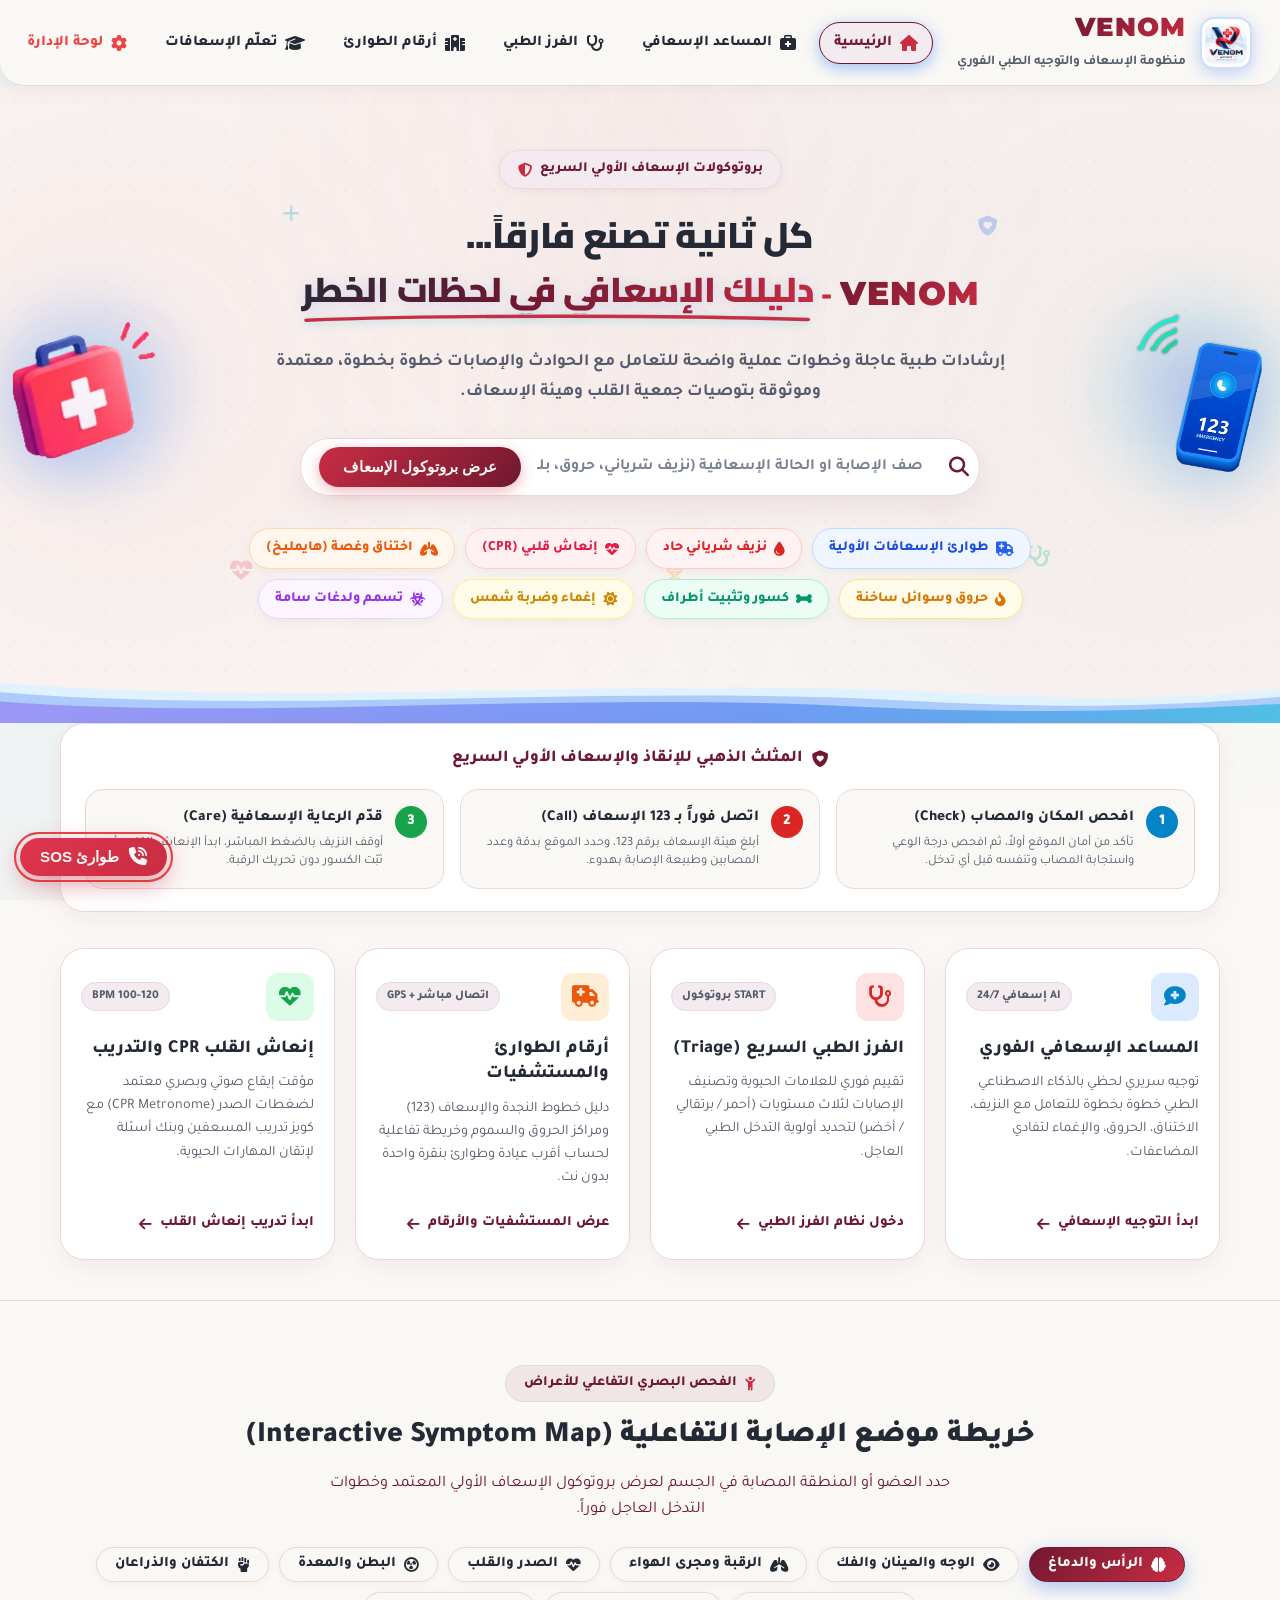
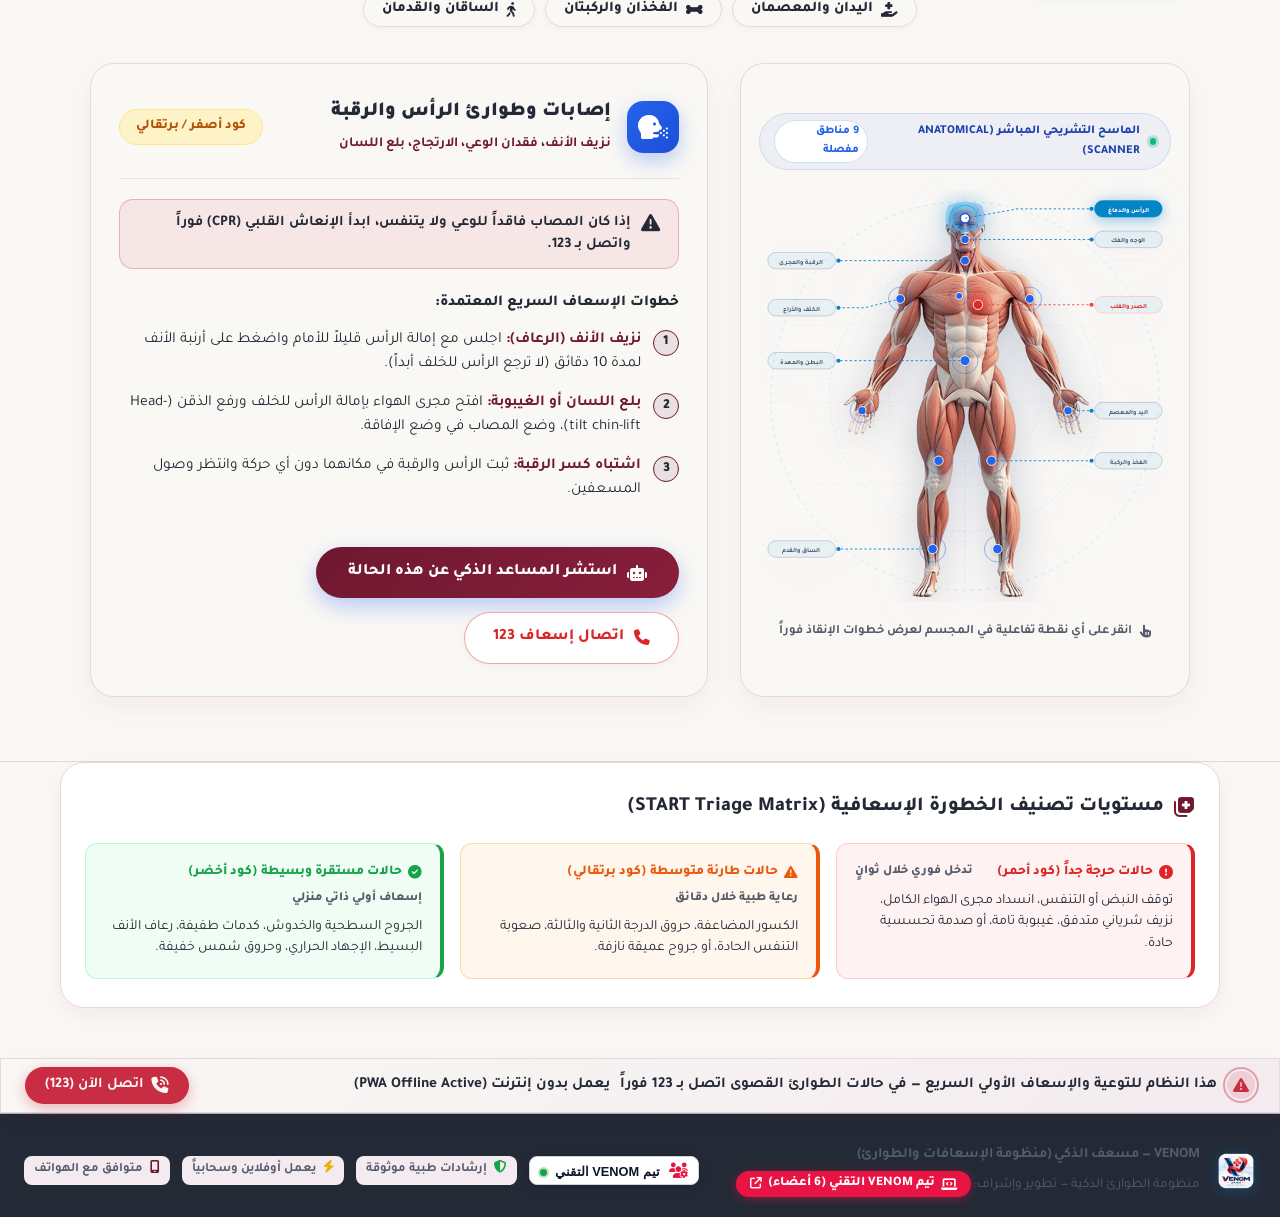
<file: frontend/index.html>
<!DOCTYPE html>
<html lang="ar" dir="rtl">
<head>
  <meta charset="UTF-8">
  <meta name="viewport" content="width=device-width, initial-scale=1.0">
  <meta name="author" content="Ziad Asaad">
  <title>VENOM مسعف الذكي | دليلك السريع للإسعافات الأولية</title>
  <!-- Favicon / Team Medical Emblem -->
  <link rel="icon" type="image/png" href="assets/images/medical-favicon.png">
  <link rel="apple-touch-icon" href="assets/images/apple-touch-icon.png">
  <!-- PWA Web App Manifest -->
  <link rel="manifest" href="manifest.json">
  <meta name="theme-color" content="#0284c7">
  <!-- Font Awesome 6 (Local 100% Offline) -->
  <link rel="stylesheet" href="assets/fontawesome/css/all.min.css">
  <!-- Google Fonts for Ultra-Crisp Tajawal Typography -->
  <link rel="preconnect" href="https://fonts.googleapis.com">
  <link rel="preconnect" href="https://fonts.gstatic.com" crossorigin>
  <!-- Google Fonts: Inter (Crystal-clear English UI) + Tajawal (Arabic) -->
  <link rel="preconnect" href="https://fonts.googleapis.com">
  <link rel="preconnect" href="https://fonts.gstatic.com" crossorigin>
  <link href="https://fonts.googleapis.com/css2?family=Inter:wght@400;500;600;700;800;900&family=Tajawal:wght@500;700;800;900&family=Montserrat:wght@800;900&display=swap" rel="stylesheet">
  <!-- Font Awesome CDN Fallback for Brands Icons (LinkedIn, GitHub, etc.) -->
  <link rel="stylesheet" href="https://cdnjs.cloudflare.com/ajax/libs/font-awesome/6.5.1/css/all.min.css">
  <!-- Main CSS & Themes -->
  <link rel="stylesheet" href="css/main.css?v=60">
  <link rel="stylesheet" href="css/dark-mode.css?v=60">
</head>
<body>

  <!-- ========================================================================
       0. ULTRA-SMOOTH MEDICAL SPLASH SCREEN (NATIVE PWA APP OPENING EXPERIENCE)
       ======================================================================== -->
  <div id="app-splash-screen" class="app-splash-screen" role="dialog" aria-modal="true" aria-label="شاشة التحميل">
    <div class="splash-container">
      <div class="splash-logo-wrapper">
        <div class="splash-pulse-glow"></div>
        <img src="assets/images/venom-official-logo.png" alt="VENOM مسعف الذكي" class="splash-logo-img">
      </div>
      <div class="splash-brand-info">
        <div class="splash-title">
          <span class="splash-venom">VENOM</span>
          <span class="splash-ar">مُسعف الذكي</span>
        </div>
        <p class="splash-subtitle">دليلك السريع للإسعافات الأولية</p>
      </div>

      <!-- Animated ECG Heartbeat Pulse Line -->
      <div class="splash-ecg-line">
        <svg viewBox="0 0 300 40" class="splash-ecg-svg">
          <path d="M 0 20 L 110 20 L 125 20 L 133 12 L 142 32 L 150 4 L 160 36 L 168 14 L 176 26 L 185 20 L 300 20" class="ecg-path"></path>
        </svg>
      </div>

      <!-- Elegant Progress Indicator -->
      <div class="splash-progress-track">
        <div id="splash-progress-bar" class="splash-progress-bar"></div>
      </div>
      <div class="splash-status-wrapper">
        <span id="splash-status-text" class="splash-status-text">جاري تجهيز بروتوكولات الإسعاف...</span>
      </div>

      <div class="splash-footer-badge">
        <i class="fa-solid fa-shield-heart"></i>
        <span>منظومة الإسعاف والتوجيه الطبي الفوري</span>
      </div>
    </div>
  </div>

  <!-- ========================================================================
       1. FIXED EMERGENCY DISCLAIMER BANNER (MANDATORY & UNCLOSABLE)
       ======================================================================== -->
  

  <!-- ========================================================================
       2. HEADER & NAVIGATION BAR
       ======================================================================== -->
  <header class="main-header">
    <div class="nav-container">
      <a href="index.html" class="brand-logo" title="VENOM — منظومة الإسعاف والتوجيه الطبي الفوري">
        <div class="logo-badge">
          <img src="assets/images/venom-official-logo.png?v=60" alt="VENOM Logo" class="brand-badge-img">
        </div>
        <div class="logo-text">
          <h1 class="brand-heading">
            <span class="venom-text-gradient">VENOM</span>
          </h1>
          <span class="brand-tagline">منظومة الإسعاف والتوجيه الطبي الفوري</span>
        </div>
      </a>

      <!-- Desktop Nav Links -->
      <nav>
        <ul class="nav-links">
          <li>
            <a href="index.html" class="nav-link active">
              <i class="fa-solid fa-house"></i>
              <span data-i18n="navHome">الرئيسية</span>
            </a>
          </li>
          <li>
            <a href="pages/chat.html" class="nav-link">
              <i class="fa-solid fa-briefcase-medical"></i>
              <span data-i18n="navChat">المساعد الإسعافي</span>
            </a>
          </li>
          <li>
            <a href="pages/triage.html" class="nav-link">
              <i class="fa-solid fa-stethoscope"></i>
              <span data-i18n="navTriage">الفرز الطبي</span>
            </a>
          </li>
          <li>
            <a href="pages/contacts.html" class="nav-link">
              <i class="fa-solid fa-hospital"></i>
              <span data-i18n="navContacts">أرقام الطوارئ</span>
            </a>
          </li>
          <li>
            <a href="pages/learn.html" class="nav-link">
              <i class="fa-solid fa-graduation-cap"></i>
              <span data-i18n="navLearn">تعلم الإسعافات</span>
            </a>
          </li>
          <li>
            <a href="/admin" class="nav-link admin-nav-link" title="لوحة التحكم الإدارية (Admin)">
              <i class="fa-solid fa-gear"></i>
              <span>لوحة الإدارة</span>
            </a>
          </li>
        </ul>
      </nav>

      <div class="nav-controls">
        <!-- Admin Shortcut Button (Unified Single Server) -->
        <a href="/admin" class="admin-quick-btn" title="لوحة تحكم المشرف (Admin Dashboard)">
          <i class="fa-solid fa-user-shield"></i>
          <span class="admin-btn-text">لوحة الإدارة</span>
        </a>

        <!-- Language Switcher (Globe icon on right in RTL) -->
        <button id="lang-switch-btn" class="lang-switch-btn" title="تبديل اللغة / Switch Language">
          <span id="lang-btn-text">English</span>
          <i class="fa-solid fa-globe"></i>
        </button>

        <!-- Dark / Light Mode Toggle -->
        <button id="theme-toggle-btn" class="icon-btn" title="الوضع الليلي / Dark Mode">
          <span id="theme-icon"><i class="fa-solid fa-moon"></i></span>
        </button>
      </div>
    </div>
  </header>

  <!-- ========================================================================
       3. HERO SECTION (Split Layout with Clinical Live Simulator)
       ======================================================================== -->
  <main>
    <!-- 1. CENTERED HERO SECTION (Medical First-Aid Dispatch Interface) -->
    <section class="hero-clean-section">
      <!-- Ambient Background Medical Floating Particles & Icons (شغل عالي وفخم) -->
      <div class="hero-ambient-particles" aria-hidden="true">
        <span class="particle particle-1"><i class="fa-solid fa-plus"></i></span>
        <span class="particle particle-2"><i class="fa-solid fa-heart-pulse"></i></span>
        <span class="particle particle-3"><i class="fa-solid fa-shield-heart"></i></span>
        <span class="particle particle-4"><i class="fa-solid fa-stethoscope"></i></span>
        <span class="particle particle-5"><i class="fa-solid fa-kit-medical"></i></span>
        <span class="particle particle-6"><i class="fa-solid fa-dna"></i></span>
      </div>

      <!-- 3D Floating Illustrations (Centered vertically at flanks with soft glowing auras) -->
      <aside class="hero-flank-decor flank-left" aria-hidden="true">
        <div class="flank-glow-blob"></div>
        <img src="assets/images/hero-kit-3d.png?v=63" alt="حقيبة إسعاف" class="flank-img">
      </aside>
      <aside class="hero-flank-decor flank-right" aria-hidden="true">
        <div class="flank-glow-blob"></div>
        <img src="assets/images/hero-phone-3d.png?v=63" alt="اتصال طوارئ 123" class="flank-img">
      </aside>

      <div class="hero-clean-container">
        <!-- Hero Pill Badge (Shield icon on right) -->
        <div class="hero-clean-badge">
          <span>بروتوكولات الإسعاف الأولي السريع</span>
          <i class="fa-solid fa-shield-halved"></i>
        </div>

        <!-- Headline (Matching reference exactly on 2 clean lines) -->
        <h2 class="hero-title">
          <span class="hero-title-top">كل ثانية تصنع فارقاً...</span>
          <span class="hero-title-main">
            <span class="hero-title-venom">VENOM</span>
            <span class="hero-title-dash">-</span>
            <span class="hero-title-slogan">
              <span class="slogan-text">دليلك الإسعافي في لحظات الخطر</span>
              <svg class="slogan-swoosh-svg" viewBox="0 0 450 16" fill="none" preserveAspectRatio="none" aria-hidden="true">
                <defs>
                  <linearGradient id="swooshGrad" x1="0%" y1="0%" x2="100%" y2="0%">
                    <stop offset="0%" stop-color="#2563EB"/>
                    <stop offset="50%" stop-color="#00D4FF"/>
                    <stop offset="100%" stop-color="#06B6D4"/>
                  </linearGradient>
                </defs>
                <path d="M 5 11 C 120 4 320 4 445 10" stroke="url(#swooshGrad)" stroke-width="4.5" stroke-linecap="round"/>
              </svg>
            </span>
          </span>
        </h2>

        <!-- Subtitle -->
        <p class="hero-subtitle">
          إرشادات طبية عاجلة وخطوات عملية واضحة للتعامل مع الحوادث والإصابات خطوة بخطوة، معتمدة وموثوقة بتوصيات جمعية القلب وهيئة الإسعاف.
        </p>

        <!-- Search Box (Icon on Right, Input Middle, Button on Left in RTL) -->
        <form id="hero-search-form" class="quick-search-box">
          <i class="fa-solid fa-magnifying-glass quick-search-icon"></i>
          <input 
            type="text" 
            id="hero-search-input" 
            class="quick-search-input" 
            placeholder="صف الإصابة أو الحالة الإسعافية (نزيف، حروق، بلع لسان، غصة)..."
            data-i18n-placeholder="quickSearchPlaceholder"
            autocomplete="off"
            required
          >
          <button type="submit" class="quick-search-submit" data-i18n="startAssessment">
            <i class="fa-solid fa-bolt" style="margin-inline-end: 6px;"></i>
            <span>عرض بروتوكول الإسعاف</span>
          </button>
        </form>

        <!-- Quick Emergency Chips (Vivid Colored Pills in Strictly 2 Rows) -->
        <div class="hero-quick-chips">
          <div class="chips-row chips-row-1">
            <span class="hero-chip chip-blue-main">
              <i class="fa-solid fa-truck-medical"></i>
              <span>طوارئ الإسعافات الأولية</span>
            </span>
            <a href="pages/chat.html?q=نزيف+شرياني+حاد" class="hero-chip chip-red">
              <i class="fa-solid fa-droplet"></i>
              <span>نزيف شرياني حاد</span>
            </a>
            <a href="pages/chat.html?q=إنعاش+قلبي+CPR" class="hero-chip chip-rose">
              <i class="fa-solid fa-heart-pulse"></i>
              <span>إنعاش قلبي (CPR)</span>
            </a>
            <a href="pages/chat.html?q=اختناق+وغصة+هواء" class="hero-chip chip-orange">
              <i class="fa-solid fa-lungs"></i>
              <span>اختناق وغصة (هايمليخ)</span>
            </a>
          </div>
          <div class="chips-row chips-row-2">
            <a href="pages/chat.html?q=حروق+حرارية+وسوائل" class="hero-chip chip-amber">
              <i class="fa-solid fa-fire-flame-curved"></i>
              <span>حروق وسوائل ساخنة</span>
            </a>
            <a href="pages/chat.html?q=كسور+وتثبيت+الأطراف" class="hero-chip chip-teal">
              <i class="fa-solid fa-bone"></i>
              <span>كسور وتثبيت أطراف</span>
            </a>
            <a href="pages/chat.html?q=ضربة+شمس+وإغماء" class="hero-chip chip-yellow">
              <i class="fa-solid fa-sun"></i>
              <span>إغماء وضربة شمس</span>
            </a>
            <a href="pages/chat.html?q=تسمم+ولدغات" class="hero-chip chip-purple">
              <i class="fa-solid fa-biohazard"></i>
              <span>تسمم ولدغات سامة</span>
            </a>
          </div>
        </div>
      </div>
      <!-- Decorative 3-Layer Bottom Waves (Matching Project Specification) -->
      <div class="hero-wave-divider" aria-hidden="true">
        <svg viewBox="0 0 1440 95" fill="none" preserveAspectRatio="none">
          <defs>
            <linearGradient id="heroWavePurpleBlue" x1="0%" y1="0%" x2="100%" y2="0%">
              <stop offset="0%" stop-color="#7C3AED" stop-opacity="0.35"/>
              <stop offset="60%" stop-color="#2563EB" stop-opacity="0.45"/>
              <stop offset="100%" stop-color="#06B6D4" stop-opacity="0.55"/>
            </linearGradient>
          </defs>
          <!-- Layer 1: Light Blue -->
          <path d="M0,26 C360,70 720,12 1080,44 C1260,60 1380,48 1440,36 L1440,95 L0,95 Z" fill="#E0F2FE"></path>
          <!-- Layer 2: Royal Blue -->
          <path d="M0,42 C320,82 680,26 1040,58 C1240,74 1360,60 1440,50 L1440,95 L0,95 Z" fill="rgba(37, 99, 235, 0.28)"></path>
          <!-- Layer 3: Purple-to-Blue Gradient -->
          <path d="M0,58 C300,92 640,38 980,68 C1180,82 1340,70 1440,62 L1440,95 L0,95 Z" fill="url(#heroWavePurpleBlue)"></path>
        </svg>
      </div>
    </section>

    <!-- 1.5 GOLDEN FIRST AID PROTOCOL BANNER (Check - Call - Care) -->
    <section class="first-aid-golden-rules">
      <div class="golden-rules-container">
        <div class="golden-rule-header">
          <i class="fa-solid fa-shield-heart"></i>
          <span>المثلث الذهبي للإنقاذ والإسعاف الأولي السريع</span>
        </div>
        <div class="golden-rules-steps">
          <div class="golden-step-card golden-check">
            <div class="step-num">1</div>
            <div class="step-content">
              <h4>افحص المكان والمصاب (Check)</h4>
              <p>تأكد من أمان الموقع أولاً، ثم افحص درجة الوعي واستجابة المصاب وتنفسه قبل أي تدخل.</p>
            </div>
          </div>
          <div class="golden-step-card golden-call">
            <div class="step-num">2</div>
            <div class="step-content">
              <h4>اتصل فوراً بـ 123 الإسعاف (Call)</h4>
              <p>أبلغ هيئة الإسعاف برقم 123، وحدد الموقع بدقة وعدد المصابين وطبيعة الإصابة بهدوء.</p>
            </div>
          </div>
          <div class="golden-step-card golden-care">
            <div class="step-num">3</div>
            <div class="step-content">
              <h4>قدّم الرعاية الإسعافية (Care)</h4>
              <p>أوقف النزيف بالضغط المباشر، ابدأ الإنعاش القلبي، أو ثبّت الكسور دون تحريك الرقبة.</p>
            </div>
          </div>
        </div>
        </div>
      </div>
    </section>

    <!-- 2. CORE SERVICES (4 Horizontal Cards) -->
    <section class="clean-services-section">
      <div class="clean-services-grid">
        <!-- Card 1: المساعد الإسعافي الفوري -->
        <a href="pages/chat.html" class="service-clean-card">
          <div class="bento-header">
            <div class="service-clean-icon icon-chat">
              <i class="fa-solid fa-comment-medical"></i>
            </div>
            <span class="bento-pill">AI إسعافي 24/7</span>
          </div>
          <h3 class="service-clean-title">المساعد الإسعافي الفوري</h3>
          <p class="service-clean-desc">
            توجيه سريري لحظي بالذكاء الاصطناعي الطبي خطوة بخطوة للتعامل مع النزيف، الاختناق، الحروق، والإغماء لتفادي المضاعفات.
          </p>
          <div class="service-clean-footer">
            <span>ابدأ التوجيه الإسعافي</span>
            <i class="fa-solid fa-arrow-left"></i>
          </div>
        </a>

        <!-- Card 2: الفرز الطبي السريع -->
        <a href="pages/triage.html" class="service-clean-card">
          <div class="bento-header">
            <div class="service-clean-icon icon-triage">
              <i class="fa-solid fa-stethoscope"></i>
            </div>
            <span class="bento-pill">START بروتوكول</span>
          </div>
          <h3 class="service-clean-title">الفرز الطبي السريع (Triage)</h3>
          <p class="service-clean-desc">
            تقييم فوري للعلامات الحيوية وتصنيف الإصابات لثلاث مستويات (أحمر / برتقالي / أخضر) لتحديد أولوية التدخل الطبي العاجل.
          </p>
          <div class="service-clean-footer">
            <span>دخول نظام الفرز الطبي</span>
            <i class="fa-solid fa-arrow-left"></i>
          </div>
        </a>

        <!-- Card 3: أرقام الطوارئ والمستشفيات -->
        <a href="pages/contacts.html" class="service-clean-card">
          <div class="bento-header">
            <div class="service-clean-icon icon-contacts">
              <i class="fa-solid fa-truck-medical"></i>
            </div>
            <span class="bento-pill">اتصال مباشر + GPS</span>
          </div>
          <h3 class="service-clean-title">أرقام الطوارئ والمستشفيات</h3>
          <p class="service-clean-desc">
            دليل خطوط النجدة والإسعاف (123) ومراكز الحروق والسموم وخريطة تفاعلية لحساب أقرب عيادة وطوارئ بنقرة واحدة بدون نت.
          </p>
          <div class="service-clean-footer">
            <span>عرض المستشفيات والأرقام</span>
            <i class="fa-solid fa-arrow-left"></i>
          </div>
        </a>

        <!-- Card 4: تعلم الإسعافات وإنعاش القلب -->
        <a href="pages/learn.html" class="service-clean-card">
          <div class="bento-header">
            <div class="service-clean-icon icon-learn">
              <i class="fa-solid fa-heart-pulse"></i>
            </div>
            <span class="bento-pill">BPM 100-120</span>
          </div>
          <h3 class="service-clean-title">إنعاش القلب CPR والتدريب</h3>
          <p class="service-clean-desc">
            مؤقت إيقاع صوتي وبصري معتمد لضغطات الصدر (CPR Metronome) مع كويز تدريب المسعفين وبنك أسئلة لإتقان المهارات الحيوية.
          </p>
          <div class="service-clean-footer">
            <span>ابدأ تدريب إنعاش القلب</span>
            <i class="fa-solid fa-arrow-left"></i>
          </div>
        </a>
      </div>
    </section>

    <!-- 2.5 INTERACTIVE HUMAN BODY MAP (خريطة الجسم التفاعلية لتحديد موضع الإصابة) -->
    <section class="interactive-bodymap-section" id="bodyMapSection">
      <div class="bodymap-container">
        <div class="bodymap-header">
          <span class="bodymap-badge">
            <i class="fa-solid fa-child-reaching"></i>
            <span>الفحص البصري التفاعلي للأعراض</span>
          </span>
          <h3 class="bodymap-title">خريطة موضع الإصابة التفاعلية (Interactive Symptom Map)</h3>
          <p class="bodymap-desc">
            حدد العضو أو المنطقة المصابة في الجسم لعرض بروتوكول الإسعاف الأولي المعتمد وخطوات التدخل العاجل فوراً.
          </p>

          <!-- Zone Quick Selector Pills (Detailed Anatomical Regions) -->
          <div class="bodymap-pills">
            <button type="button" class="bodymap-zone-pill active" data-zone="head">
              <i class="fa-solid fa-brain"></i>
              <span>الرأس والدماغ</span>
            </button>
            <button type="button" class="bodymap-zone-pill" data-zone="face">
              <i class="fa-solid fa-eye"></i>
              <span>الوجه والعينان والفك</span>
            </button>
            <button type="button" class="bodymap-zone-pill" data-zone="neck">
              <i class="fa-solid fa-lungs"></i>
              <span>الرقبة ومجرى الهواء</span>
            </button>
            <button type="button" class="bodymap-zone-pill" data-zone="chest">
              <i class="fa-solid fa-heart-pulse"></i>
              <span>الصدر والقلب</span>
            </button>
            <button type="button" class="bodymap-zone-pill" data-zone="abdomen">
              <i class="fa-solid fa-circle-radiation"></i>
              <span>البطن والمعدة</span>
            </button>
            <button type="button" class="bodymap-zone-pill" data-zone="arms">
              <i class="fa-solid fa-hand-fist"></i>
              <span>الكتفان والذراعان</span>
            </button>
            <button type="button" class="bodymap-zone-pill" data-zone="hands">
              <i class="fa-solid fa-hand-holding-medical"></i>
              <span>اليدان والمعصمان</span>
            </button>
            <button type="button" class="bodymap-zone-pill" data-zone="legs">
              <i class="fa-solid fa-bone"></i>
              <span>الفخذان والركبتان</span>
            </button>
            <button type="button" class="bodymap-zone-pill" data-zone="feet">
              <i class="fa-solid fa-person-walking"></i>
              <span>الساقان والقدمان</span>
            </button>
          </div>
        </div>

        <div class="bodymap-grid">
          <!-- Left: High-Precision Anatomical Silhouette Visualizer -->
          <div class="bodymap-visual-col">
            <div class="bodymap-silhouette-card">
              <!-- Medical Scanner Top HUD -->
              <div class="scanner-status-hud">
                <span class="scanner-live-dot"></span>
                <span>الماسح التشريحي المباشر (ANATOMICAL SCANNER)</span>
                <span class="scanner-zone-count">9 مناطق مفصلة</span>
              </div>

              <div class="silhouette-canvas-wrap">
                <svg viewBox="0 0 700 700" class="human-silhouette-svg" id="humanSilhouetteSvg" xmlns="http://www.w3.org/2000/svg" preserveAspectRatio="xMidYMid meet">
  <defs>
    <!-- Zone Active Glowing Aura Filters -->
    <filter id="hudBlueGlow" x="-30%" y="-30%" width="160%" height="160%">
      <feGaussianBlur stdDeviation="6" result="blur"/>
      <feComposite in="SourceGraphic" in2="blur" operator="over"/>
    </filter>
    <filter id="hudRedGlow" x="-30%" y="-30%" width="160%" height="160%">
      <feGaussianBlur stdDeviation="8" result="blur"/>
      <feComposite in="SourceGraphic" in2="blur" operator="over"/>
    </filter>
    <linearGradient id="activeHighlightGrad" x1="0%" y1="0%" x2="100%" y2="100%">
      <stop offset="0%" stop-color="#38bdf8" stop-opacity="0.45"/>
      <stop offset="100%" stop-color="#2563eb" stop-opacity="0.25"/>
    </linearGradient>
    <radialGradient id="heartGlowGrad" cx="50%" cy="50%" r="50%">
      <stop offset="0%" stop-color="#ef4444" stop-opacity="0.85"/>
      <stop offset="60%" stop-color="#dc2626" stop-opacity="0.35"/>
      <stop offset="100%" stop-color="#dc2626" stop-opacity="0"/>
    </radialGradient>
  </defs>

  <!-- Medical Scanner Radar Rings & Axis Grid -->
  <g class="scanner-grid" opacity="0.3">
    <circle cx="350" cy="350" r="330" fill="none" stroke="#0ea5e9" stroke-width="1" stroke-dasharray="6,8"/>
    <circle cx="350" cy="350" r="230" fill="none" stroke="#0ea5e9" stroke-width="0.8" stroke-dasharray="4,6"/>
    <circle cx="350" cy="350" r="130" fill="none" stroke="#0ea5e9" stroke-width="0.8" stroke-dasharray="2,4"/>
    <line x1="350" y1="10" x2="350" y2="690" stroke="#0ea5e9" stroke-width="0.8" stroke-dasharray="4,4"/>
    <line x1="20" y1="120" x2="680" y2="120" stroke="#94a3b8" stroke-width="0.6" stroke-dasharray="2,2"/>
    <line x1="20" y1="230" x2="680" y2="230" stroke="#94a3b8" stroke-width="0.6" stroke-dasharray="2,2"/>
    <line x1="20" y1="360" x2="680" y2="360" stroke="#94a3b8" stroke-width="0.6" stroke-dasharray="2,2"/>
    <line x1="20" y1="500" x2="680" y2="500" stroke="#94a3b8" stroke-width="0.6" stroke-dasharray="2,2"/>
  </g>

  <!-- 3D ANATOMICAL MUSCULAR HUMAN MODEL (PHOTOREALISTIC TEXTURE) -->
  <image href="assets/images/anatomical-mannequin-3d.png" x="0" y="0" width="700" height="700" class="mannequin-3d-img"/>

  <!-- ================= INTERACTIVE BODY ZONES ================= -->

  <!-- 1. HEAD & BRAIN (head) -->
  <g class="body-zone-group active" id="zone-head" data-zone="head" cursor="pointer">
    <!-- Anatomical Highlight Mask -->
    <path class="zone-highlight-mask" d="M 320,30 C 320,18 380,18 380,30 C 385,45 385,60 375,68 C 365,72 335,72 325,68 C 315,60 315,45 320,30 Z"/>
    <!-- Radar Target -->
    <circle cx="350" cy="48" r="22" class="hotspot-pulse-ring"/>
    <circle cx="350" cy="48" r="8" class="body-indicator-dot"/>
    <!-- Leader Line & Side Badge -->
    <path d="M 350,48 L 440,32 L 565,32" class="hud-leader-line"/>
    <circle cx="565" cy="32" r="3.5" class="hud-leader-point"/>
    <g transform="translate(570, 18)" class="hud-badge-item active" data-zone="head">
      <rect x="0" y="0" width="115" height="28" rx="14" class="hud-badge-bg"/>
      <text x="57" y="19" text-anchor="middle" class="hud-badge-text">الرأس والدماغ</text>
    </g>
  </g>

  <!-- 2. FACE, EYES & JAW (face) -->
  <g class="body-zone-group" id="zone-face" data-zone="face" cursor="pointer">
    <path class="zone-highlight-mask" d="M 325,65 C 340,63 360,63 375,65 C 380,80 375,98 350,105 C 325,98 320,80 325,65 Z"/>
    <circle cx="350" cy="84" r="18" class="hotspot-pulse-ring"/>
    <circle cx="350" cy="84" r="7" class="body-indicator-dot"/>
    <path d="M 350,84 L 440,84 L 565,84" class="hud-leader-line"/>
    <circle cx="565" cy="84" r="3.5" class="hud-leader-point"/>
    <g transform="translate(570, 70)" class="hud-badge-item" data-zone="face">
      <rect x="0" y="0" width="115" height="28" rx="14" class="hud-badge-bg"/>
      <text x="57" y="19" text-anchor="middle" class="hud-badge-text">الوجه والفك</text>
    </g>
  </g>

  <!-- 3. NECK & AIRWAY (neck) -->
  <g class="body-zone-group" id="zone-neck" data-zone="neck" cursor="pointer">
    <path class="zone-highlight-mask" d="M 330,105 L 370,105 L 388,140 L 312,140 Z"/>
    <circle cx="350" cy="120" r="19" class="hotspot-pulse-ring"/>
    <circle cx="350" cy="120" r="7.5" class="body-indicator-dot"/>
    <path d="M 350,120 L 260,120 L 135,120" class="hud-leader-line"/>
    <circle cx="135" cy="120" r="3.5" class="hud-leader-point"/>
    <g transform="translate(15, 106)" class="hud-badge-item" data-zone="neck">
      <rect x="0" y="0" width="115" height="28" rx="14" class="hud-badge-bg"/>
      <text x="57" y="19" text-anchor="middle" class="hud-badge-text">الرقبة والمجرى</text>
    </g>
  </g>

  <!-- 4. THORAX, CHEST & HEART (chest) -->
  <g class="body-zone-group" id="zone-chest" data-zone="chest" cursor="pointer">
    <path class="zone-highlight-mask" d="M 270,135 C 310,132 390,132 430,135 C 445,170 435,230 350,235 C 265,230 255,170 270,135 Z"/>
    <!-- Cardiac Anatomical Center Glow -->
    <circle cx="372" cy="195" r="26" fill="url(#heartGlowGrad)"/>
    <circle cx="372" cy="195" r="24" class="hotspot-pulse-ring red-ring"/>
    <circle cx="372" cy="195" r="8" class="body-indicator-dot red-dot"/>
    <!-- Sternum Anchor -->
    <circle cx="340" cy="180" r="16" class="hotspot-pulse-ring"/>
    <circle cx="340" cy="180" r="6" class="body-indicator-dot"/>
    <path d="M 372,195 L 470,195 L 565,195" class="hud-leader-line red-line"/>
    <circle cx="565" cy="195" r="3.5" class="hud-leader-point red-point"/>
    <g transform="translate(570, 181)" class="hud-badge-item" data-zone="chest">
      <rect x="0" y="0" width="115" height="28" rx="14" class="hud-badge-bg red-badge"/>
      <text x="57" y="19" text-anchor="middle" class="hud-badge-text red-text">الصدر والقلب</text>
    </g>
  </g>

  <!-- 5. ABDOMEN & CORE (abdomen) -->
  <g class="body-zone-group" id="zone-abdomen" data-zone="abdomen" cursor="pointer">
    <path class="zone-highlight-mask" d="M 295,235 C 330,235 370,235 405,235 C 412,280 405,330 395,355 C 365,365 335,365 305,355 C 295,330 288,280 295,235 Z"/>
    <circle cx="350" cy="290" r="22" class="hotspot-pulse-ring"/>
    <circle cx="350" cy="290" r="8.5" class="body-indicator-dot"/>
    <path d="M 350,290 L 260,290 L 135,290" class="hud-leader-line"/>
    <circle cx="135" cy="290" r="3.5" class="hud-leader-point"/>
    <g transform="translate(15, 276)" class="hud-badge-item" data-zone="abdomen">
      <rect x="0" y="0" width="115" height="28" rx="14" class="hud-badge-bg"/>
      <text x="57" y="19" text-anchor="middle" class="hud-badge-text">البطن والمعدة</text>
    </g>
  </g>

  <!-- 6. SHOULDERS & UPPER ARMS (arms) -->
  <g class="body-zone-group" id="zone-arms" data-zone="arms" cursor="pointer">
    <!-- Right & Left Deltoid Highlights -->
    <path class="zone-highlight-mask" d="M 235,145 C 265,145 275,170 270,210 C 255,270 220,270 215,220 C 210,180 220,150 235,145 Z"/>
    <path class="zone-highlight-mask" d="M 465,145 C 435,145 425,170 430,210 C 445,270 480,270 485,220 C 490,180 480,150 465,145 Z"/>
    <circle cx="240" cy="185" r="20" class="hotspot-pulse-ring"/>
    <circle cx="240" cy="185" r="7.5" class="body-indicator-dot"/>
    <circle cx="460" cy="185" r="20" class="hotspot-pulse-ring"/>
    <circle cx="460" cy="185" r="7.5" class="body-indicator-dot"/>
    <path d="M 240,185 L 180,200 L 135,200" class="hud-leader-line"/>
    <circle cx="135" cy="200" r="3.5" class="hud-leader-point"/>
    <g transform="translate(15, 186)" class="hud-badge-item" data-zone="arms">
      <rect x="0" y="0" width="115" height="28" rx="14" class="hud-badge-bg"/>
      <text x="57" y="19" text-anchor="middle" class="hud-badge-text">الكتف والذراع</text>
    </g>
  </g>

  <!-- 7. FOREARMS, WRISTS & HANDS (hands) -->
  <g class="body-zone-group" id="zone-hands" data-zone="hands" cursor="pointer">
    <path class="zone-highlight-mask" d="M 215,220 C 220,260 210,330 190,360 C 160,370 145,410 155,415 C 175,415 195,370 210,340 C 230,300 240,250 235,220 Z"/>
    <path class="zone-highlight-mask" d="M 485,220 C 480,260 490,330 510,360 C 540,370 555,410 545,415 C 525,415 505,370 490,340 C 470,300 460,250 465,220 Z"/>
    <circle cx="175" cy="375" r="20" class="hotspot-pulse-ring"/>
    <circle cx="175" cy="375" r="7" class="body-indicator-dot"/>
    <circle cx="525" cy="375" r="20" class="hotspot-pulse-ring"/>
    <circle cx="525" cy="375" r="7" class="body-indicator-dot"/>
    <path d="M 525,375 L 545,375 L 565,375" class="hud-leader-line"/>
    <circle cx="565" cy="375" r="3.5" class="hud-leader-point"/>
    <g transform="translate(570, 361)" class="hud-badge-item" data-zone="hands">
      <rect x="0" y="0" width="115" height="28" rx="14" class="hud-badge-bg"/>
      <text x="57" y="19" text-anchor="middle" class="hud-badge-text">اليد والمعصم</text>
    </g>
  </g>

  <!-- 8. HIPS, THIGHS & KNEES (legs) -->
  <g class="body-zone-group" id="zone-legs" data-zone="legs" cursor="pointer">
    <path class="zone-highlight-mask" d="M 285,360 C 265,400 270,480 290,520 C 320,520 335,460 345,390 C 320,370 295,360 285,360 Z"/>
    <path class="zone-highlight-mask" d="M 415,360 C 435,400 430,480 410,520 C 380,520 365,460 355,390 C 380,370 405,360 415,360 Z"/>
    <circle cx="305" cy="460" r="22" class="hotspot-pulse-ring"/>
    <circle cx="305" cy="460" r="8" class="body-indicator-dot"/>
    <circle cx="395" cy="460" r="22" class="hotspot-pulse-ring"/>
    <circle cx="395" cy="460" r="8" class="body-indicator-dot"/>
    <path d="M 395,460 L 480,460 L 565,460" class="hud-leader-line"/>
    <circle cx="565" cy="460" r="3.5" class="hud-leader-point"/>
    <g transform="translate(570, 446)" class="hud-badge-item" data-zone="legs">
      <rect x="0" y="0" width="115" height="28" rx="14" class="hud-badge-bg"/>
      <text x="57" y="19" text-anchor="middle" class="hud-badge-text">الفخذ والركبة</text>
    </g>
  </g>

  <!-- 9. LOWER LEGS, ANKLES & FEET (feet) -->
  <g class="body-zone-group" id="zone-feet" data-zone="feet" cursor="pointer">
    <path class="zone-highlight-mask" d="M 290,520 C 280,560 285,640 280,685 C 310,685 315,640 315,560 C 315,530 300,520 290,520 Z"/>
    <path class="zone-highlight-mask" d="M 410,520 C 420,560 415,640 420,685 C 390,685 385,640 385,560 C 385,530 400,520 410,520 Z"/>
    <circle cx="295" cy="610" r="22" class="hotspot-pulse-ring"/>
    <circle cx="295" cy="610" r="8" class="body-indicator-dot"/>
    <circle cx="405" cy="610" r="22" class="hotspot-pulse-ring"/>
    <circle cx="405" cy="610" r="8" class="body-indicator-dot"/>
    <path d="M 295,610 L 210,610 L 135,610" class="hud-leader-line"/>
    <circle cx="135" cy="610" r="3.5" class="hud-leader-point"/>
    <g transform="translate(15, 596)" class="hud-badge-item" data-zone="feet">
      <rect x="0" y="0" width="115" height="28" rx="14" class="hud-badge-bg"/>
      <text x="57" y="19" text-anchor="middle" class="hud-badge-text">الساق والقدم</text>
    </g>
  </g>
</svg>
              </div>

              <div class="silhouette-hint">
                <i class="fa-solid fa-hand-pointer"></i>
                <span>انقر على أي نقطة تفاعلية في المجسم لعرض خطوات الإنقاذ فوراً</span>
              </div>
            </div>
          </div>

          <!-- Right: Dynamic Clinical Protocol Card -->
          <div class="bodymap-protocol-col">
            <div class="bodymap-protocol-panel" id="bodymapProtocolPanel">
              <div class="protocol-panel-header">
                <div class="protocol-title-wrap">
                  <span class="protocol-zone-icon" id="bmZoneIcon"><i class="fa-solid fa-head-side-cough"></i></span>
                  <div>
                    <h4 id="bmZoneTitle">إصابات وطوارئ الرأس والرقبة</h4>
                    <span class="protocol-subtitle" id="bmZoneSubtitle">نزيف الأنف، فقدان الوعي، الارتجاج، بلع اللسان</span>
                  </div>
                </div>
                <span class="protocol-severity-pill" id="bmSeverityPill">كود أصفر / برتقالي</span>
              </div>

              <div class="protocol-body">
                <div class="protocol-alert-banner" id="bmAlertBanner">
                  <i class="fa-solid fa-triangle-exclamation"></i>
                  <span id="bmAlertText">إذا كان المصاب فاقداً للوعي ولا يتنفس، ابدأ الإنعاش القلبي (CPR) فوراً واتصل بـ 123.</span>
                </div>

                <div class="protocol-steps-list">
                  <h5 style="font-weight: 800; font-size: 0.95rem; margin-bottom: 12px; color: var(--text-main);">خطوات الإسعاف السريع المعتمدة:</h5>
                  <ul class="bm-steps" id="bmStepsList">
                    <li><span class="bm-step-num">1</span><span><strong>نزيف الأنف (الرعاف):</strong> اجلس مع إمالة الرأس قليلاً للأمام واضغط على أرنبة الأنف لمدة 10 دقائق (لا ترجع الرأس للخلف أبداً).</span></li>
                    <li><span class="bm-step-num">2</span><span><strong>بلع اللسان أو الغيبوبة:</strong> افتح مجرى الهواء بإمالة الرأس للخلف ورفع الذقن (Head-tilt chin-lift)، وضع المصاب في وضع الإفاقة.</span></li>
                    <li><span class="bm-step-num">3</span><span><strong>اشتباه كسر الرقبة:</strong> ثبت الرأس والرقبة في مكانهما دون أي حركة وانتظر وصول المسعفين.</span></li>
                  </ul>
                </div>

                <div class="protocol-footer-actions">
                  <a href="pages/chat.html?q=إصابات+الرأس+والرقبة" id="bmChatLink" class="btn-primary" style="text-decoration: none;">
                    <i class="fa-solid fa-robot"></i>
                    <span>استشر المساعد الذكي عن هذه الحالة</span>
                  </a>
                  <a href="tel:123" class="btn-secondary" style="text-decoration: none; border-color: rgba(220, 38, 38, 0.4); color: #dc2626 !important;">
                    <i class="fa-solid fa-phone"></i>
                    <span>اتصال إسعاف 123</span>
                  </a>
                </div>
              </div>
            </div>
          </div>
        </div>
      </div>
    </section>

    <!-- 3. TRIAGE GUIDE OVERVIEW -->
    <section class="clean-triage-guide-section">
      <div class="clean-triage-card">
        <div class="triage-guide-header">
          <i class="fa-solid fa-notes-medical" style="color: var(--primary);"></i>
          <h3>مستويات تصنيف الخطورة الإسعافية (START Triage Matrix)</h3>
        </div>
        <div class="triage-levels-grid">
          <div class="triage-level-item red">
            <div class="level-top">
              <span class="level-badge red"><i class="fa-solid fa-circle-exclamation"></i> حالات حرجة جداً (كود أحمر)</span>
              <span class="level-action">تدخل فوري خلال ثوانٍ</span>
            </div>
            <p>توقف النبض أو التنفس، انسداد مجرى الهواء الكامل، نزيف شرياني متدفق، غيبوبة تامة، أو صدمة تحسسية حادة.</p>
          </div>

          <div class="triage-level-item yellow">
            <div class="level-top">
              <span class="level-badge yellow"><i class="fa-solid fa-triangle-exclamation"></i> حالات طارئة متوسطة (كود برتقالي)</span>
              <span class="level-action">رعاية طبية خلال دقائق</span>
            </div>
            <p>الكسور المضاعفة، حروق الدرجة الثانية والثالثة، صعوبة التنفس الحادة، أو جروح عميقة نازفة.</p>
          </div>

          <div class="triage-level-item green">
            <div class="level-top">
              <span class="level-badge green"><i class="fa-solid fa-circle-check"></i> حالات مستقرة وبسيطة (كود أخضر)</span>
              <span class="level-action">إسعاف أولي ذاتي منزلي</span>
            </div>
            <p>الجروح السطحية والخدوش، كدمات طفيفة، رعاف الأنف البسيط، الإجهاد الحراري، وحروق شمس خفيفة.</p>
          </div>
        </div>
      </div>
    </section>
  </main>

  <!-- ========================================================================
       5. INSTITUTIONAL FOOTER WITH VENOM TEAM BRANDING
       ======================================================================== -->
  <aside class="emergency-banner" role="alert" aria-label="Emergency Notice">
    <div class="emergency-banner-content">
      <div class="emergency-beacon-wrapper">
        <i class="fa-solid fa-triangle-exclamation"></i>
        <span class="emergency-beacon-ring"></span>
      </div>
      <span data-i18n="emergencyWarning">
        هذا النظام للتوعية والإسعاف الأولي السريع — في حالات الطوارئ القصوى اتصل بـ 123 فوراً
      </span>
      <div id="offline-status-badge" class="offline-status-pill" title="جاهز للعمل بدون إنترنت 100%">
        <span class="status-pulse-dot"></span>
        <span class="status-text">يعمل بدون إنترنت (PWA Offline Active)</span>
      </div>
    </div>
    <a href="tel:123" class="emergency-call-btn">
      <i class="fa-solid fa-phone-volume"></i>
      <span data-i18n="callNow">اتصل الآن (123)</span>
    </a>
  </aside>

  <footer class="app-footer">
    <div class="footer-content">
      <div class="footer-brand-team">
        <img src="assets/images/venom-official-logo.png" alt="VENOM Team Logo" class="team-logo-img team-modal-trigger" role="button" tabindex="0" title="اضغط لعرض بطاقات تيم VENOM التقني" onclick="window.TeamModal && window.TeamModal.open()" loading="lazy" style="cursor: pointer;">
        <div>
          <strong>VENOM — مسعف الذكي (منظومة الإسعافات والطوارئ)</strong>
          <p style="font-size: 0.85rem; margin-top: 4px; color: var(--text-muted);">
            <span data-i18n="footerSupervisor">منظومة الطوارئ الذكية — تطوير وإشراف:</span> 
            <button type="button" class="team-credit-name-btn" id="teamCreditTrigger" onclick="window.TeamModal && window.TeamModal.open()" title="عرض بطاقات تيم VENOM التقني">
              <i class="fa-solid fa-laptop-code"></i>
              <span data-i18n="teamBtnCredit">تيم VENOM التقني (6 أعضاء)</span>
              <i class="fa-solid fa-arrow-up-right-from-square" style="font-size: 0.72rem;"></i>
            </button>
          </p>
        </div>
      </div>

      <div class="footer-badge-list">
        <button type="button" class="footer-badge team-launch-badge" id="openTeamModalBtn" onclick="window.TeamModal && window.TeamModal.open()" title="عرض بطاقات تيم VENOM التقني">
          <i class="fa-solid fa-users-gear" style="color: var(--primary); margin-inline-end: 6px;"></i>
          <strong data-i18n="teamBtnBadge">تيم VENOM التقني</strong>
          <span class="team-pulse-indicator"></span>
        </button>
        <span class="footer-badge">
          <i class="fa-solid fa-shield-halved" style="color: #16a34a; margin-inline-end: 4px;"></i>
          <span data-i18n="footerTrusted">إرشادات طبية موثوقة</span>
        </span>
        <span class="footer-badge">
          <i class="fa-solid fa-bolt" style="color: #eab308; margin-inline-end: 4px;"></i>
          <span data-i18n="footerOffline">يعمل أوفلاين وسحابياً</span>
        </span>
        <span class="footer-badge">
          <i class="fa-solid fa-mobile-screen" style="color: var(--primary); margin-inline-end: 4px;"></i>
          <span data-i18n="footerResponsive">متوافق مع الهواتف</span>
        </span>
      </div>
    </div>
  </footer>

  <!-- ========================================================================
       6. MOBILE BOTTOM APP BAR (Native App Navigation on Phones)
       ======================================================================== -->
  <nav class="mobile-bottom-nav" aria-label="Mobile Navigation">
    <a href="index.html" class="mobile-nav-item active">
      <i class="fa-solid fa-house"></i>
      <span>الرئيسية</span>
    </a>
    <a href="pages/chat.html" class="mobile-nav-item">
      <i class="fa-solid fa-robot"></i>
      <span>المساعد</span>
    </a>
    <a href="pages/triage.html" class="mobile-nav-item">
      <i class="fa-solid fa-stethoscope"></i>
      <span>الفرز</span>
    </a>
    <a href="pages/contacts.html" class="mobile-nav-item">
      <i class="fa-solid fa-hospital"></i>
      <span>الطوارئ</span>
    </a>
    <a href="pages/learn.html" class="mobile-nav-item">
      <i class="fa-solid fa-graduation-cap"></i>
      <span>تعلّم</span>
    </a>
  </nav>

  <!-- ========================================================================
       7. FLOATING SMART EMERGENCY SOS DOCK (Offline-Ready Native Action)
       ======================================================================== -->
  <aside class="floating-sos-dock" id="floatingSosDock">
    <!-- Expandable Menu -->
    <div class="sos-expand-menu" id="sosExpandMenu" aria-hidden="true">
      <div class="sos-menu-header">
        <span class="sos-menu-title"><i class="fa-solid fa-triangle-exclamation" style="color: #dc2626;"></i> طوارئ مصر السريعة</span>
        <button type="button" class="sos-menu-close" id="sosMenuClose" aria-label="إغلاق">&times;</button>
      </div>
      <div class="sos-menu-items">
        <a href="tel:123" class="sos-menu-item red">
          <div class="sos-item-icon"><i class="fa-solid fa-truck-medical"></i></div>
          <div class="sos-item-details">
            <span class="sos-item-name">إسعاف مصر</span>
            <span class="sos-item-sub">حالات الخطر والإنقاذ</span>
          </div>
          <span class="sos-item-num">123</span>
        </a>
        <a href="tel:122" class="sos-menu-item blue">
          <div class="sos-item-icon"><i class="fa-solid fa-shield-halved"></i></div>
          <div class="sos-item-details">
            <span class="sos-item-name">شرطة النجدة</span>
            <span class="sos-item-sub">البلاغات والحوادث</span>
          </div>
          <span class="sos-item-num">122</span>
        </a>
        <a href="tel:180" class="sos-menu-item orange">
          <div class="sos-item-icon"><i class="fa-solid fa-fire-extinguisher"></i></div>
          <div class="sos-item-details">
            <span class="sos-item-name">الحماية المدنية</span>
            <span class="sos-item-sub">المطافئ والإنقاذ</span>
          </div>
          <span class="sos-item-num">180</span>
        </a>
      </div>
    </div>

    <!-- Main Trigger Button -->
    <button type="button" class="sos-trigger-btn" id="sosTriggerBtn" aria-label="أرقام الطوارئ السريعة">
      <span class="sos-pulse-ring"></span>
      <span class="sos-pulse-ring-2"></span>
      <i class="fa-solid fa-phone-volume"></i>
      <span class="sos-trigger-text">طوارئ SOS</span>
    </button>
  </aside>

  <!-- Scripts -->
  <script src="components/severity-badge.js"></script>
  <script src="components/step-card.js"></script>
  <script src="components/team-modal.js?v=60"></script>
  <script src="js/api.js?v=2026"></script>
  <script src="js/app.js?v=2026"></script>
</body>
</html>
</file>
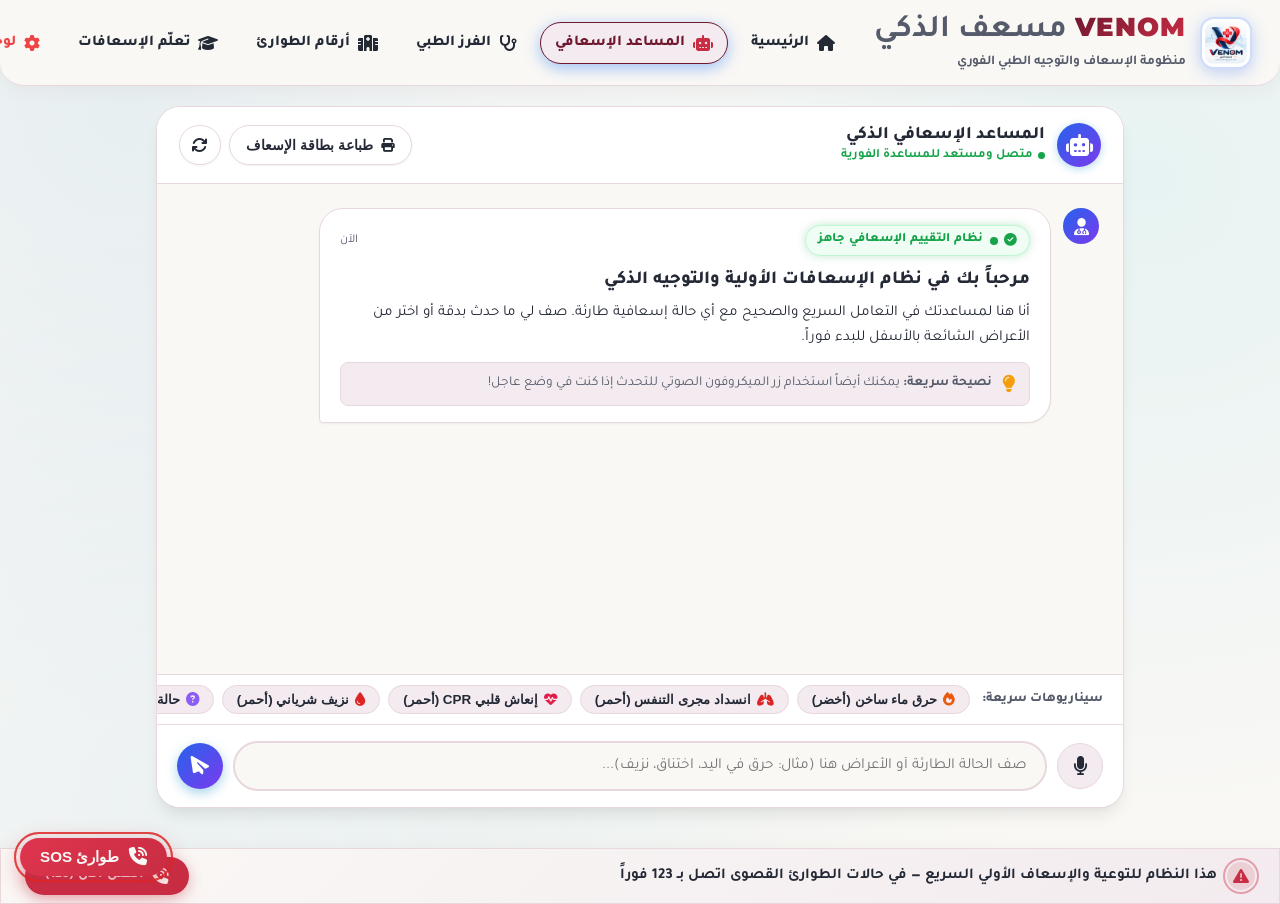
<file: frontend/pages/chat.html>
<!DOCTYPE html>
<html lang="ar" dir="rtl">
<head>
  <meta charset="UTF-8">
  <meta name="viewport" content="width=device-width, initial-scale=1.0">
  <meta name="author" content="Ziad Asaad">
  <title>VENOM — المساعد الإسعافي الذكي</title>
  <link rel="icon" type="image/png" href="../assets/images/medical-favicon.png">
  <link rel="apple-touch-icon" href="../assets/images/apple-touch-icon.png">
  <!-- Font Awesome 6 (Local 100% Offline) -->
  <link rel="stylesheet" href="../assets/fontawesome/css/all.min.css">
  <!-- Stylesheets -->
  <link rel="stylesheet" href="../css/main.css?v=60">
  <link rel="stylesheet" href="../css/dark-mode.css?v=60">
  <link rel="stylesheet" href="../css/chat.css?v=2026">
  <!-- Google Fonts: Inter (Crystal-clear English UI) + Tajawal (Arabic) -->
  <link rel="preconnect" href="https://fonts.googleapis.com">
  <link rel="preconnect" href="https://fonts.gstatic.com" crossorigin>
  <link href="https://fonts.googleapis.com/css2?family=Inter:wght@400;500;600;700;800;900&family=Tajawal:wght@500;700;800;900&family=Montserrat:wght@800;900&display=swap" rel="stylesheet">
  <!-- Font Awesome CDN Fallback for Brands Icons (LinkedIn, etc.) -->
  <link rel="stylesheet" href="https://cdnjs.cloudflare.com/ajax/libs/font-awesome/6.5.1/css/all.min.css">
</head>
<body>

  <!-- 1. Mandatory Unclosable Emergency Banner -->
  

  <!-- 2. Header & Navigation -->
  <header class="main-header">
    <div class="nav-container">
      <a href="../index.html" class="brand-logo" title="VENOM مسعف الذكي">
        <div class="logo-badge">
          <img src="../assets/images/venom-official-logo.png" alt="VENOM مسعف الذكي" class="brand-badge-img">
        </div>
        <div class="logo-text">
          <h1 class="brand-heading">
            <span class="venom-text-gradient">VENOM</span>
            <span class="brand-ar-text">مسعف الذكي</span>
          </h1>
          <span class="brand-tagline">منظومة الإسعاف والتوجيه الطبي الفوري</span>
        </div>
      </a>

      <nav>
        <ul class="nav-links">
          <li>
            <a href="../index.html" class="nav-link">
              <i class="fa-solid fa-house"></i>
              <span data-i18n="navHome">الرئيسية</span>
            </a>
          </li>
          <li>
            <a href="chat.html" class="nav-link active">
              <i class="fa-solid fa-robot"></i>
              <span data-i18n="navChat">المساعد الذكي</span>
            </a>
          </li>
          <li>
            <a href="triage.html" class="nav-link">
              <i class="fa-solid fa-stethoscope"></i>
              <span data-i18n="navTriage">الفرز السريع</span>
            </a>
          </li>
          <li>
            <a href="contacts.html" class="nav-link">
              <i class="fa-solid fa-hospital"></i>
              <span data-i18n="navContacts">أرقام الطوارئ</span>
            </a>
          </li>
          <li>
            <a href="learn.html" class="nav-link">
              <i class="fa-solid fa-graduation-cap"></i>
              <span data-i18n="navLearn">تعلّم الإسعافات</span>
            </a>
          </li>
          <li>
            <a href="/admin" class="nav-link admin-nav-link" title="لوحة التحكم الإدارية (Admin)">
              <i class="fa-solid fa-gear"></i>
              <span>لوحة الإدارة</span>
            </a>
          </li>
        </ul>
      </nav>

            <div class="nav-controls">
        <!-- Admin Shortcut Button -->
        <a href="/admin" class="admin-quick-btn" title="لوحة تحكم المشرف (Admin Dashboard)">
          <i class="fa-solid fa-user-shield"></i>
          <span class="admin-btn-text">لوحة الإدارة</span>
        </a>
        <button id="lang-switch-btn" class="lang-switch-btn" title="تبديل اللغة">
          <i class="fa-solid fa-globe"></i>
          <span id="lang-btn-text">English</span>
        </button>
        <button id="theme-toggle-btn" class="icon-btn" title="الوضع الليلي">
          <span id="theme-icon"><i class="fa-solid fa-moon"></i></span>
        </button>
      </div>
    </div>
  </header>

  <!-- 3. Main Chat View -->
  <main class="chat-page-wrapper">
    <div class="chat-card">
      <!-- Chat Header -->
      <div class="chat-header">
        <div class="chat-bot-info">
          <div class="bot-avatar">
            <i class="fa-solid fa-robot"></i>
          </div>
          <div class="bot-meta">
            <h2>المساعد الإسعافي الذكي</h2>
            <span><span class="status-dot-active"></span> متصل ومستعد للمساعدة الفورية</span>
          </div>
        </div>

        <div class="chat-header-actions">
          <button id="print-advice-btn" class="icon-btn" title="طباعة / تصدير بطاقة الإسعاف كـ PDF" style="width: auto; padding: 0 16px; gap: 8px; font-size: 0.85rem; font-weight: 800;">
            <i class="fa-solid fa-print"></i>
            <span>طباعة بطاقة الإسعاف</span>
          </button>
          <button onclick="localStorage.removeItem('fa_session_id'); location.reload();" class="icon-btn" title="بدء محادثة جديدة" style="width: 42px;">
            <i class="fa-solid fa-arrows-rotate"></i>
          </button>
        </div>
      </div>

      <!-- Messages Scroll Area -->
      <div class="chat-messages-area" id="chat-messages">
        <!-- Initial Welcome Message from System -->
        <div class="message-row system">
          <div class="msg-avatar">
            <i class="fa-solid fa-user-doctor"></i>
          </div>
          <div class="msg-bubble">
            <div class="msg-top-meta">
              <span class="badge-severity green">
                <i class="fa-solid fa-circle-check"></i>
                <span class="badge-dot"></span>
                <span>نظام التقييم الإسعافي جاهز</span>
              </span>
              <span class="msg-time">الآن</span>
            </div>
            <h3 style="font-size: 1.15rem; font-weight: 800; margin-bottom: 6px; color: var(--text-main);">
              مرحباً بك في نظام الإسعافات الأولية والتوجيه الذكي
            </h3>
            <p style="font-size: 0.95rem; color: var(--text-main); line-height: 1.6;">
              أنا هنا لمساعدتك في التعامل السريع والصحيح مع أي حالة إسعافية طارئة. صف لي ما حدث بدقة أو اختر من الأعراض الشائعة بالأسفل للبدء فوراً.
            </p>
            <div style="margin-top: 12px; font-size: 0.85rem; color: var(--text-muted); background: var(--bg-subtle); padding: 10px 14px; border-radius: var(--radius-sm); border: 1px solid var(--border-color); display: flex; align-items: center; gap: 10px;">
              <i class="fa-solid fa-lightbulb" style="color: #f59e0b; font-size: 1.1rem;"></i>
              <div>
                <strong>نصيحة سريعة:</strong> يمكنك أيضاً استخدام زر الميكروفون الصوتي للتحدث إذا كنت في وضع عاجل!
              </div>
            </div>
          </div>
        </div>

        <!-- Typing Indicator (Initially Hidden) -->
        <div class="message-row system" id="typing-indicator" style="display: none;">
          <div class="msg-avatar">
            <i class="fa-solid fa-user-doctor"></i>
          </div>
          <div class="typing-bubble">
            <div class="typing-dot"></div>
            <div class="typing-dot"></div>
            <div class="typing-dot"></div>
          </div>
        </div>
      </div>

      <!-- Quick Symptom Chips -->
      <div class="chat-quick-chips">
        <span style="font-size: 0.825rem; font-weight: 800; color: var(--text-muted); margin-inline-end: 4px;">
          سيناريوهات سريعة:
        </span>
        <button class="chip-btn" data-query="عندي حرق خفيف في صباعي من ماء ساخن">
          <i class="fa-solid fa-fire" style="color: #ea580c;"></i>
          <span>حرق ماء ساخن (أخضر)</span>
        </button>
        <button class="chip-btn" data-query="ابني بلع لعبة ومش قادر يتنفس ووشه أزرق وبيشاور على رقبته">
          <i class="fa-solid fa-lungs" style="color: #dc2626;"></i>
          <span>انسداد مجرى التنفس (أحمر)</span>
        </button>
        <button class="chip-btn" data-query="شخص فاقد الوعي ومش بيتفس ونبضه مش حاسه">
          <i class="fa-solid fa-heart-pulse" style="color: #e11d48;"></i>
          <span>إنعاش قلبي CPR (أحمر)</span>
        </button>
        <button class="chip-btn" data-query="نزيف حاد من الساق بعد جرح عميق بقطعة زجاج والدم بينبض">
          <i class="fa-solid fa-droplet" style="color: #dc2626;"></i>
          <span>نزيف شرياني (أحمر)</span>
        </button>
        <button class="chip-btn" data-query="شخص تعبان وواقع ومش عارف أحدد ماله بالضبط">
          <i class="fa-solid fa-circle-question" style="color: #8b5cf6;"></i>
          <span>حالة غامضة (سؤال متابعة)</span>
        </button>
      </div>

      <!-- Input Bar -->
      <div class="chat-input-bar">
        <button id="voice-btn" class="voice-input-btn" title="التحدث بالصوت (Web Speech)">
          <i class="fa-solid fa-microphone"></i>
        </button>
        <input 
          type="text" 
          id="chat-input" 
          class="chat-input-field" 
          placeholder="صف الحالة الطارئة أو الأعراض هنا (مثال: حرق في اليد، اختناق، نزيف)..."
          autocomplete="off"
        >
        <button id="send-btn" class="send-msg-btn" title="إرسال">
          <i class="fa-solid fa-paper-plane"></i>
        </button>
      </div>
    </div>
  </main>

  <!-- Explanation Modal ("ليه الحكم ده؟") -->
  <div class="modal-overlay" id="reason-modal">
    <div class="modal-box">
      <div class="modal-header">
        <h3 class="modal-title" style="display: flex; align-items: center; gap: 8px;">
          <i class="fa-solid fa-circle-info" style="color: var(--primary);"></i>
          <span>مبرر القرار السريري والاستنتاج</span>
        </h3>
        <button class="modal-close-btn" id="close-reason-modal">&times;</button>
      </div>
      <div class="modal-body" id="reason-modal-body" style="line-height: 1.6; font-size: 0.95rem; color: var(--text-main);">
        <!-- Reason text injected via JS -->
      </div>
    </div>
  </div>

  <!-- Mobile Bottom App Bar -->
  <aside class="emergency-banner" role="alert">
    <div class="emergency-banner-content">
      <div class="emergency-beacon-wrapper">
        <i class="fa-solid fa-triangle-exclamation"></i>
        <span class="emergency-beacon-ring"></span>
      </div>
      <span data-i18n="emergencyWarning">
        هذا النظام للتوعية والإسعاف الأولي السريع — في حالات الطوارئ القصوى اتصل بـ 123 فوراً
      </span>
    </div>
    <a href="tel:123" class="emergency-call-btn">
      <i class="fa-solid fa-phone-volume"></i>
      <span data-i18n="callNow">اتصل الآن (123)</span>
    </a>
  </aside>

  <nav class="mobile-bottom-nav" aria-label="Mobile Navigation">
    <a href="../index.html" class="mobile-nav-item">
      <i class="fa-solid fa-house"></i>
      <span>الرئيسية</span>
    </a>
    <a href="chat.html" class="mobile-nav-item active">
      <i class="fa-solid fa-robot"></i>
      <span>المساعد</span>
    </a>
    <a href="triage.html" class="mobile-nav-item">
      <i class="fa-solid fa-stethoscope"></i>
      <span>الفرز</span>
    </a>
    <a href="contacts.html" class="mobile-nav-item">
      <i class="fa-solid fa-hospital"></i>
      <span>الطوارئ</span>
    </a>
    <a href="learn.html" class="mobile-nav-item">
      <i class="fa-solid fa-graduation-cap"></i>
      <span>تعلّم</span>
    </a>
  </nav>

  <!-- Scripts -->
  <script src="../components/severity-badge.js?v=2026_lang"></script>
  <script src="../components/step-card.js?v=2026_lang"></script>
  <script src="../js/api.js?v=2026_lang"></script>
  <script src="../js/voice.js?v=2026_lang"></script>
  <script src="../js/chat.js?v=2026_lang"></script>
  <script src="../components/team-modal.js?v=2026_lang"></script>
  <script src="../js/app.js?v=2026_lang"></script>
  <script>
    document.addEventListener('DOMContentLoaded', () => {
      ChatController.init();
      VoiceAssistant.init('chat-input', 'voice-btn');
    });
  </script>

</body>
</html>
</file>
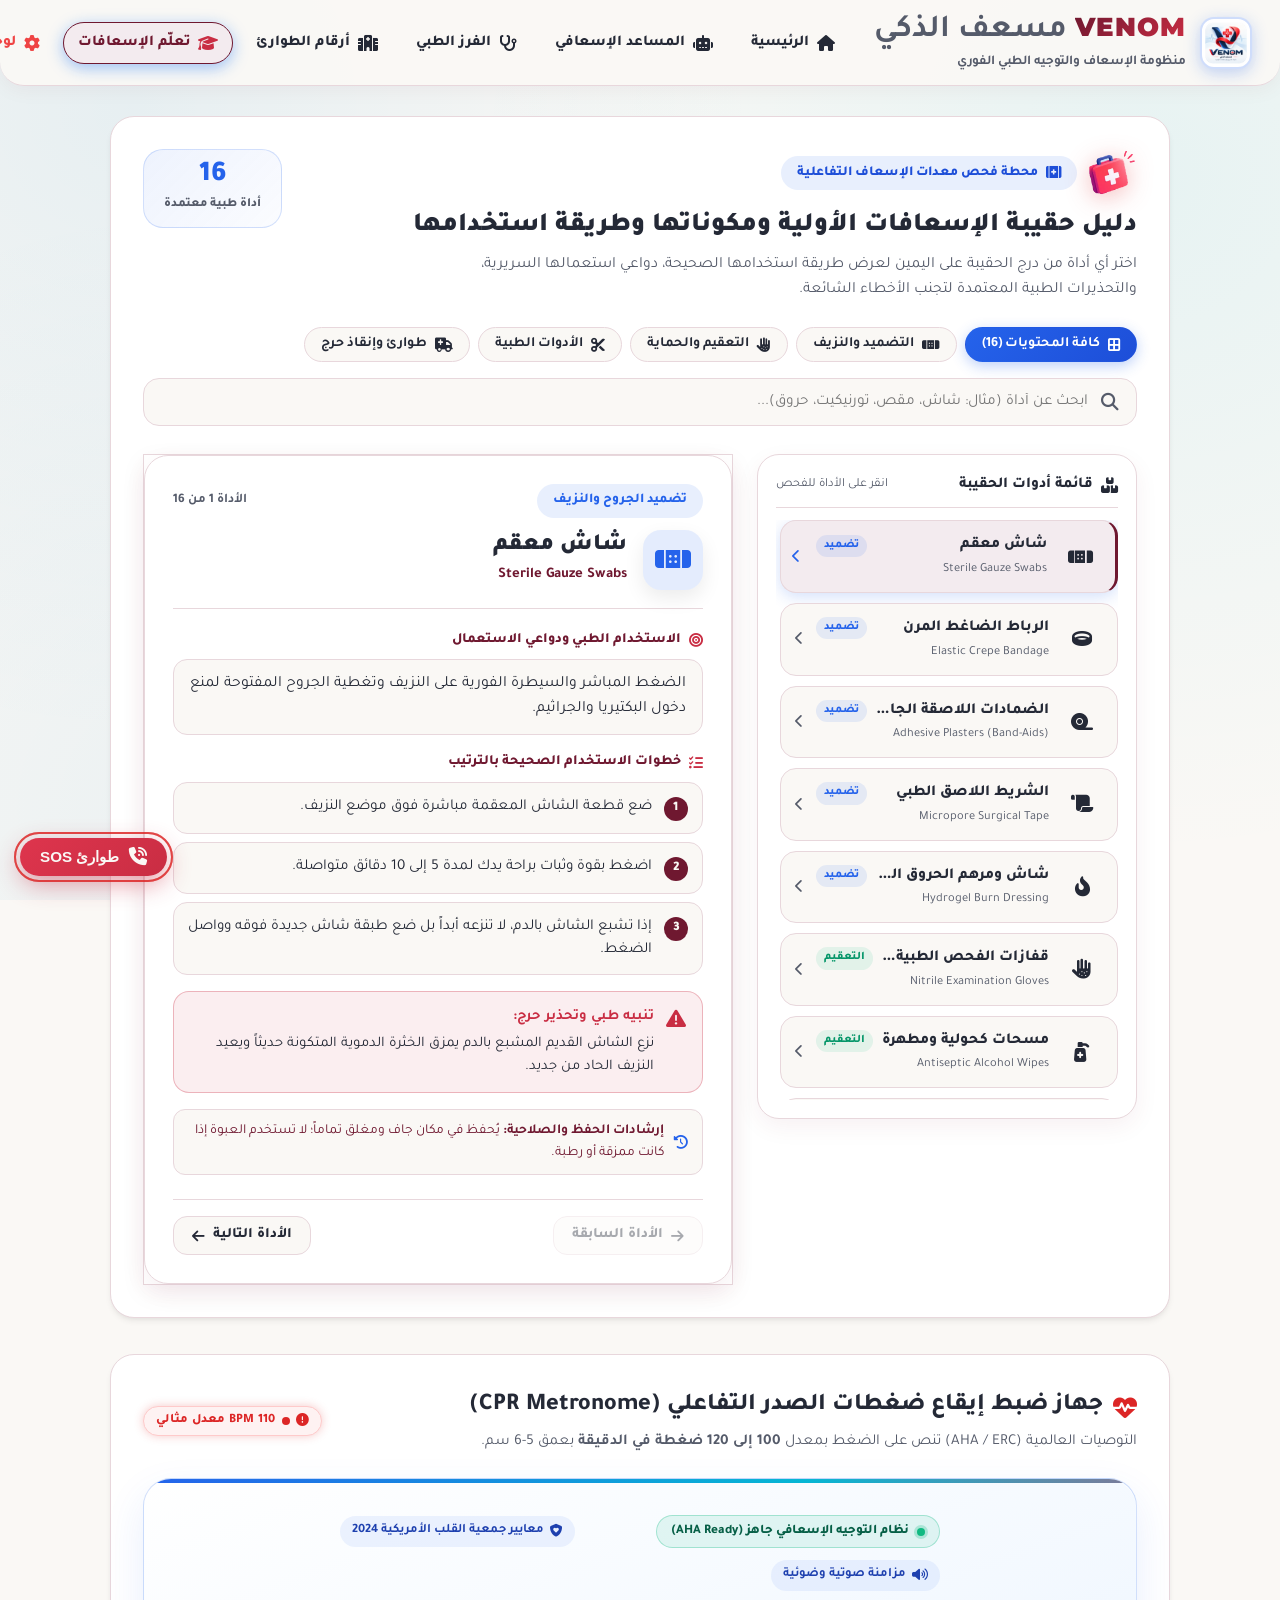
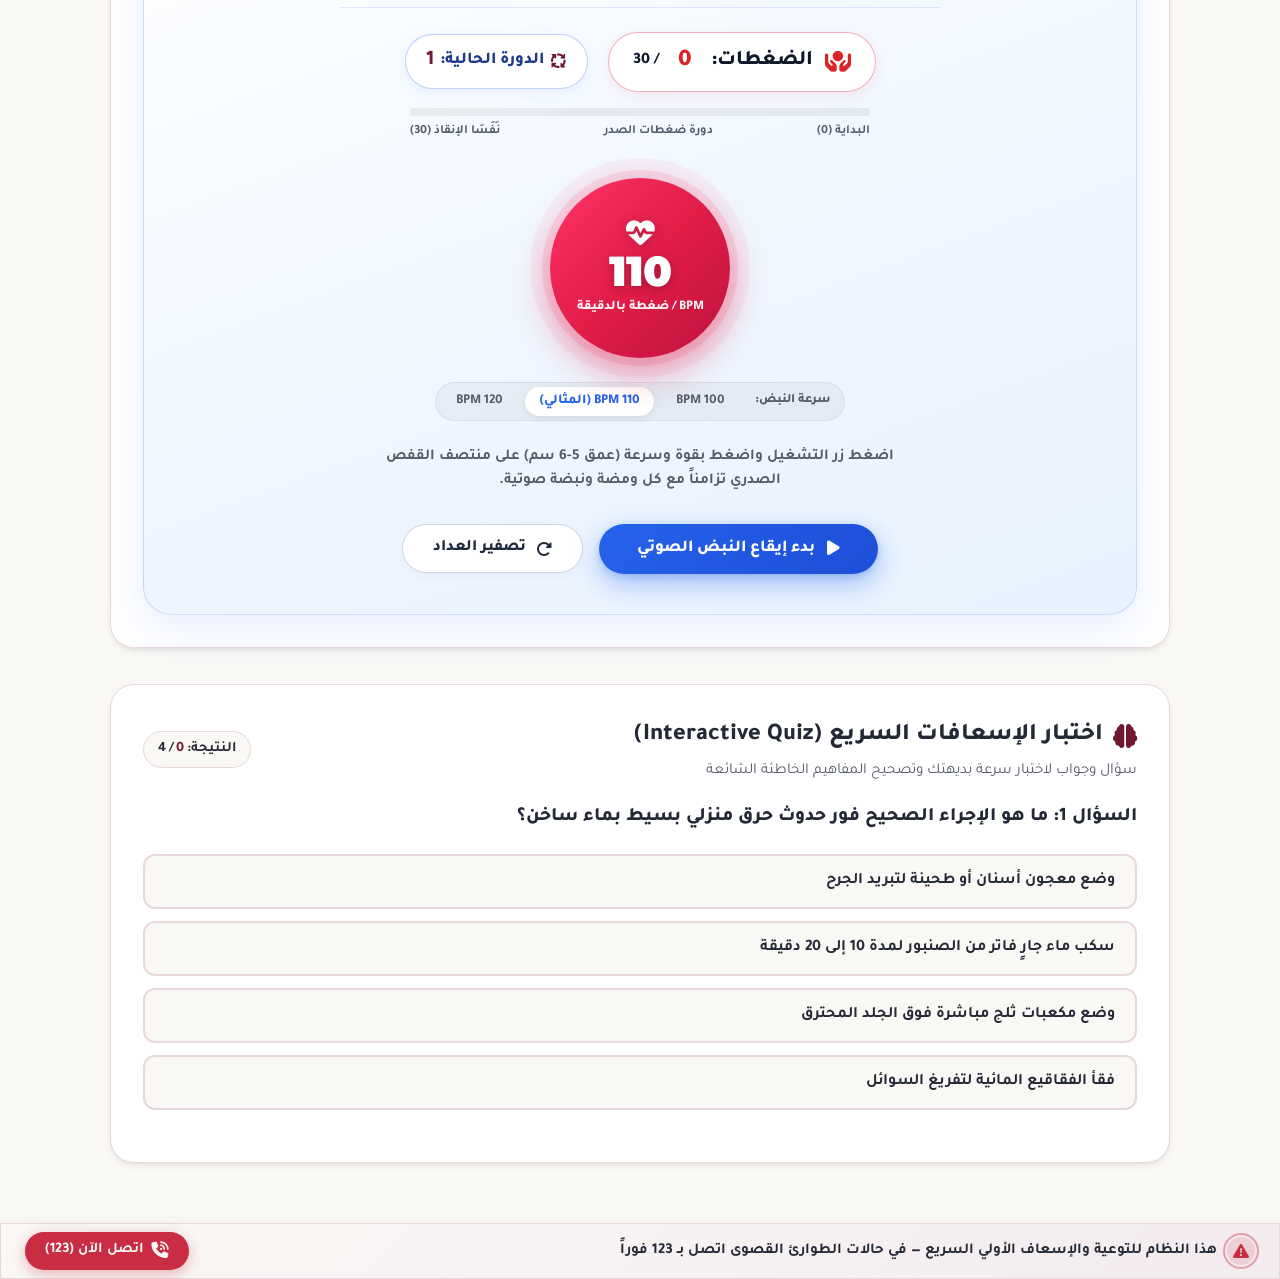
<file: frontend/pages/learn.html>
<!DOCTYPE html>
<html lang="ar" dir="rtl">
<head>
  <meta charset="UTF-8">
  <meta name="viewport" content="width=device-width, initial-scale=1.0">
  <meta name="author" content="Ziad Asaad">
  <title>VENOM — تعلّم الإسعافات وتدريب CPR</title>
  <link rel="icon" type="image/png" href="../assets/images/medical-favicon.png">
  <link rel="apple-touch-icon" href="../assets/images/apple-touch-icon.png">
  <!-- Font Awesome 6 (Local 100% Offline) -->
  <link rel="stylesheet" href="../assets/fontawesome/css/all.min.css">
  <!-- Stylesheets -->
  <link rel="stylesheet" href="../css/main.css?v=60">
  <link rel="stylesheet" href="../css/dark-mode.css?v=60">
  <style>
    .learn-container {
      max-width: 1100px;
      margin: 30px auto 60px;
      padding: 0 20px;
      display: flex;
      flex-direction: column;
      gap: 36px;
    }
    .learn-section-card {
      background: var(--bg-surface);
      border: 1px solid var(--border-color);
      border-radius: var(--radius-xl);
      padding: 32px;
      box-shadow: var(--shadow-md);
    }
    
    /* CPR Metronome Styling - Ultra-Professional Medical Device UI */
    .metronome-box {
      display: flex;
      flex-direction: column;
      align-items: center;
      justify-content: center;
      padding: 36px 28px 40px;
      text-align: center;
      background: linear-gradient(160deg, #ffffff 0%, #f0f7ff 50%, #e8f2fe 100%);
      border-radius: 28px;
      border: 1.5px solid rgba(37, 99, 235, 0.2);
      box-shadow: 0 16px 40px rgba(37, 99, 235, 0.1), inset 0 1px 0 rgba(255, 255, 255, 0.95);
      margin-top: 24px;
      position: relative;
      overflow: hidden;
    }

    .metronome-box::before {
      content: '';
      position: absolute;
      top: 0;
      left: 0;
      right: 0;
      height: 4px;
      background: linear-gradient(90deg, #2563EB, #06B6D4, #F43F5E, #2563EB);
      background-size: 200% 100%;
      animation: cprBorderFlow 4s linear infinite;
    }

    @keyframes cprBorderFlow {
      0% { background-position: 0% 0%; }
      100% { background-position: 200% 0%; }
    }

    /* Medical Device Top Bar */
    .metronome-device-header {
      width: 100%;
      max-width: 600px;
      display: flex;
      align-items: center;
      justify-content: space-between;
      gap: 12px;
      flex-wrap: wrap;
      margin-bottom: 24px;
      padding-bottom: 16px;
      border-bottom: 1px solid rgba(37, 99, 235, 0.12);
    }

    .device-status-pill {
      display: inline-flex;
      align-items: center;
      gap: 8px;
      background: rgba(16, 185, 129, 0.1);
      border: 1px solid rgba(16, 185, 129, 0.3);
      color: #065f46;
      font-size: 0.82rem;
      font-weight: 800;
      padding: 5px 14px;
      border-radius: 999px;
    }

    .device-status-dot {
      width: 8px;
      height: 8px;
      border-radius: 50%;
      background: #10b981;
      box-shadow: 0 0 0 3px rgba(16, 185, 129, 0.25);
      animation: cprDotPulse 1.5s infinite;
    }

    @keyframes cprDotPulse {
      0%, 100% { transform: scale(1); opacity: 1; }
      50% { transform: scale(1.3); opacity: 0.6; }
    }

    .device-guideline-pill {
      display: inline-flex;
      align-items: center;
      gap: 6px;
      background: rgba(37, 99, 235, 0.08);
      color: #1e40af;
      font-size: 0.8rem;
      font-weight: 700;
      padding: 5px 12px;
      border-radius: 999px;
    }

    /* Counter HUD Display */
    .cpr-hud-container {
      display: flex;
      align-items: center;
      justify-content: center;
      gap: 20px;
      flex-wrap: wrap;
      margin-bottom: 16px;
      width: 100%;
      max-width: 500px;
    }

    .cpr-counter-display {
      display: inline-flex;
      align-items: center;
      gap: 12px;
      background: var(--bg-card, #ffffff);
      border: 1.5px solid rgba(225, 29, 72, 0.35);
      padding: 10px 24px;
      border-radius: var(--radius-full);
      box-shadow: 0 4px 16px rgba(225, 29, 72, 0.08);
      font-size: 1.3rem;
      font-weight: 800;
      color: #0f172a;
      font-family: 'Tajawal', system-ui, sans-serif;
    }

    .cpr-cycle-badge {
      display: inline-flex;
      align-items: center;
      gap: 6px;
      background: var(--bg-card, #ffffff);
      border: 1.5px solid rgba(37, 99, 235, 0.3);
      padding: 10px 20px;
      border-radius: var(--radius-full);
      font-size: 1.05rem;
      font-weight: 800;
      color: #1e3a8a;
      box-shadow: 0 4px 16px rgba(37, 99, 235, 0.06);
    }

    /* 30-Press Progress Track */
    .cpr-progress-wrap {
      width: 100%;
      max-width: 460px;
      margin-bottom: 24px;
    }

    .cpr-progress-track {
      width: 100%;
      height: 8px;
      background: rgba(0, 0, 0, 0.06);
      border-radius: 999px;
      overflow: hidden;
      position: relative;
    }

    .cpr-progress-fill {
      height: 100%;
      width: 0%;
      background: linear-gradient(90deg, #2563EB 0%, #06B6D4 50%, #F43F5E 100%);
      border-radius: 999px;
      transition: width 0.1s linear;
    }

    .cpr-progress-labels {
      display: flex;
      justify-content: space-between;
      align-items: center;
      margin-top: 6px;
      font-size: 0.78rem;
      font-weight: 700;
      color: var(--text-muted);
    }

    /* Rescue Breath Dynamic Alert */
    .cpr-breath-alert {
      display: none;
      align-items: center;
      justify-content: center;
      gap: 10px;
      background: linear-gradient(135deg, #059669 0%, #047857 100%);
      color: #ffffff;
      padding: 12px 28px;
      border-radius: 999px;
      font-size: 1.05rem;
      font-weight: 800;
      box-shadow: 0 8px 24px rgba(5, 150, 105, 0.4);
      margin-bottom: 20px;
      animation: alertBounce 0.5s ease-in-out infinite alternate;
    }

    @keyframes alertBounce {
      0% { transform: scale(0.98); }
      100% { transform: scale(1.02); }
    }

    /* 3D Pulse Disc */
    .cpr-pulse-ring {
      width: 180px;
      height: 180px;
      border-radius: 50%;
      background: linear-gradient(135deg, #ff3366 0%, #e11d48 50%, #be123c 100%);
      color: #fff;
      display: flex;
      flex-direction: column;
      align-items: center;
      justify-content: center;
      box-shadow: 0 16px 36px rgba(225, 29, 72, 0.42), 0 0 0 8px rgba(255, 51, 102, 0.12), 0 0 0 20px rgba(255, 51, 102, 0.05);
      margin: 12px 0 24px;
      transition: transform 0.08s cubic-bezier(0.16, 1, 0.3, 1), box-shadow 0.08s ease-out;
      position: relative;
      cursor: pointer;
      user-select: none;
    }

    .cpr-pulse-ring.pulsing {
      transform: scale(1.18);
      box-shadow: 0 20px 50px rgba(225, 29, 72, 0.7), 0 0 0 16px rgba(255, 51, 102, 0.32), 0 0 0 34px rgba(255, 51, 102, 0.14);
    }

    .cpr-heart-icon-badge {
      font-size: 1.8rem;
      margin-bottom: 4px;
      color: #ffffff;
      filter: drop-shadow(0 2px 6px rgba(0, 0, 0, 0.2));
      transition: transform 0.08s ease;
    }

    .cpr-pulse-ring.pulsing .cpr-heart-icon-badge {
      transform: scale(1.25);
    }

    .cpr-bpm-label {
      font-size: 2.6rem;
      font-weight: 900;
      line-height: 1;
      letter-spacing: -0.02em;
      font-family: 'Montserrat', system-ui, sans-serif;
      text-shadow: 0 2px 8px rgba(0, 0, 0, 0.25);
    }

    .cpr-unit-label {
      font-size: 0.82rem;
      font-weight: 800;
      opacity: 0.95;
      margin-top: 4px;
    }

    /* Rate Presets (100 / 110 / 120) */
    .cpr-rate-selector {
      display: flex;
      align-items: center;
      gap: 8px;
      margin-bottom: 24px;
      background: rgba(0, 0, 0, 0.04);
      padding: 4px 6px;
      border-radius: 999px;
      border: 1px solid rgba(0, 0, 0, 0.06);
    }

    .cpr-rate-btn {
      background: transparent;
      border: none;
      padding: 6px 14px;
      border-radius: 999px;
      font-family: 'Tajawal', system-ui, sans-serif;
      font-size: 0.84rem;
      font-weight: 700;
      color: var(--text-muted);
      cursor: pointer;
      transition: all var(--transition-fast);
    }

    .cpr-rate-btn.active {
      background: #ffffff;
      color: #2563EB;
      box-shadow: 0 2px 8px rgba(0, 0, 0, 0.08);
      font-weight: 800;
    }

    /* Ultra-Refined Buttons */
    .cpr-actions-container {
      display: flex;
      gap: 16px;
      flex-wrap: wrap;
      justify-content: center;
      align-items: center;
      margin-top: 8px;
    }

    .btn-cpr-start {
      background: linear-gradient(135deg, #2563EB 0%, #1D4ED8 100%);
      color: #FFFFFF !important;
      border: none;
      border-radius: var(--radius-full);
      padding: 15px 38px;
      font-family: 'Tajawal', system-ui, sans-serif;
      font-weight: 800;
      font-size: 1.05rem;
      cursor: pointer;
      display: inline-flex;
      align-items: center;
      gap: 12px;
      box-shadow: 0 10px 26px rgba(37, 99, 235, 0.38), 0 2px 6px rgba(37, 99, 235, 0.2);
      transition: all 0.2s cubic-bezier(0.16, 1, 0.3, 1);
      user-select: none;
      position: relative;
    }

    .btn-cpr-start:hover {
      transform: translateY(-2px);
      box-shadow: 0 14px 32px rgba(37, 99, 235, 0.48), 0 4px 10px rgba(37, 99, 235, 0.25);
      background: linear-gradient(135deg, #1D4ED8 0%, #1E40AF 100%);
    }

    .btn-cpr-start:active {
      transform: scale(0.97);
    }

    .btn-cpr-start.is-active-cpr {
      background: linear-gradient(135deg, #EF4444 0%, #DC2626 100%) !important;
      box-shadow: 0 10px 28px rgba(239, 68, 68, 0.5) !important;
    }

    .btn-cpr-reset {
      background: #FFFFFF;
      color: #1E293B !important;
      border: 1.5px solid #CBD5E1;
      border-radius: var(--radius-full);
      padding: 14px 30px;
      font-family: 'Tajawal', system-ui, sans-serif;
      font-weight: 800;
      font-size: 1rem;
      cursor: pointer;
      display: inline-flex;
      align-items: center;
      gap: 10px;
      box-shadow: 0 2px 10px rgba(0, 0, 0, 0.04);
      transition: all 0.2s cubic-bezier(0.16, 1, 0.3, 1);
      user-select: none;
    }

    .btn-cpr-reset:hover {
      transform: translateY(-2px);
      border-color: #2563EB;
      color: #2563EB !important;
      background: #F0F9FF;
      box-shadow: 0 6px 18px rgba(37, 99, 235, 0.15);
    }

    .btn-cpr-reset:active {
      transform: scale(0.97);
    }

    /* Quiz Styling */
    .quiz-options-list {
      display: flex;
      flex-direction: column;
      gap: 12px;
      margin: 20px 0;
    }
    .quiz-option-btn {
      background: var(--bg-body);
      border: 2px solid var(--border-color);
      border-radius: var(--radius-md);
      padding: 16px 20px;
      text-align: start;
      font-family: inherit;
      font-size: 1rem;
      font-weight: 600;
      color: var(--text-main);
      cursor: pointer;
      transition: all var(--transition-fast);
      display: flex;
      align-items: center;
      justify-content: space-between;
    }
    .quiz-option-btn:hover:not(:disabled) {
      border-color: var(--primary);
      background: var(--primary-light);
    }
    .quiz-option-btn.correct {
      border-color: var(--severity-green) !important;
      background: var(--severity-green-bg) !important;
      color: var(--severity-green) !important;
    }
    .quiz-option-btn.wrong {
      border-color: var(--severity-red) !important;
      background: var(--severity-red-bg) !important;
      color: var(--severity-red) !important;
    }
    .quiz-explanation-box {
      margin-top: 16px;
      padding: 16px;
      border-radius: var(--radius-md);
      display: none;
      animation: fadeInMsg 0.25s ease;
      font-size: 0.95rem;
      line-height: 1.6;
    }

    @media (max-width: 640px) {
      .learn-container {
        padding: 0 12px;
        margin: 16px auto 30px;
        gap: 20px;
      }
      .learn-section-card {
        padding: 20px 14px;
        border-radius: var(--radius-lg);
      }
      .metronome-box {
        padding: 20px 12px;
      }
      .cpr-pulse-ring {
        width: 110px;
        height: 110px;
      }
      .cpr-bpm-label {
        font-size: 1.6rem;
      }
      .quiz-option-btn {
        padding: 12px 14px;
        font-size: 0.88rem;
      }
    }
  </style>
  <!-- Google Fonts: Inter (Crystal-clear English UI) + Tajawal (Arabic) -->
  <link rel="preconnect" href="https://fonts.googleapis.com">
  <link rel="preconnect" href="https://fonts.gstatic.com" crossorigin>
  <link href="https://fonts.googleapis.com/css2?family=Inter:wght@400;500;600;700;800;900&family=Tajawal:wght@500;700;800;900&family=Montserrat:wght@800;900&display=swap" rel="stylesheet">
  <!-- Font Awesome CDN Fallback for Brands Icons (LinkedIn, etc.) -->
  <link rel="stylesheet" href="https://cdnjs.cloudflare.com/ajax/libs/font-awesome/6.5.1/css/all.min.css">
</head>
<body>

  <!-- 1. Mandatory Unclosable Emergency Banner -->
  

  <!-- 2. Header & Navigation -->
  <header class="main-header">
    <div class="nav-container">
      <a href="../index.html" class="brand-logo" title="VENOM مسعف الذكي">
        <div class="logo-badge">
          <img src="../assets/images/venom-official-logo.png" alt="VENOM مسعف الذكي" class="brand-badge-img">
        </div>
        <div class="logo-text">
          <h1 class="brand-heading">
            <span class="venom-text-gradient">VENOM</span>
            <span class="brand-ar-text">مسعف الذكي</span>
          </h1>
          <span class="brand-tagline">منظومة الإسعاف والتوجيه الطبي الفوري</span>
        </div>
      </a>

      <nav>
        <ul class="nav-links">
          <li>
            <a href="../index.html" class="nav-link">
              <i class="fa-solid fa-house"></i>
              <span data-i18n="navHome">الرئيسية</span>
            </a>
          </li>
          <li>
            <a href="chat.html" class="nav-link">
              <i class="fa-solid fa-robot"></i>
              <span data-i18n="navChat">المساعد الذكي</span>
            </a>
          </li>
          <li>
            <a href="triage.html" class="nav-link">
              <i class="fa-solid fa-stethoscope"></i>
              <span data-i18n="navTriage">الفرز السريع</span>
            </a>
          </li>
          <li>
            <a href="contacts.html" class="nav-link">
              <i class="fa-solid fa-hospital"></i>
              <span data-i18n="navContacts">أرقام الطوارئ</span>
            </a>
          </li>
          <li>
            <a href="learn.html" class="nav-link active">
              <i class="fa-solid fa-graduation-cap"></i>
              <span data-i18n="navLearn">تعلّم الإسعافات</span>
            </a>
          </li>
          <li>
            <a href="/admin" class="nav-link admin-nav-link" title="لوحة التحكم الإدارية (Admin)">
              <i class="fa-solid fa-gear"></i>
              <span>لوحة الإدارة</span>
            </a>
          </li>
        </ul>
      </nav>

            <div class="nav-controls">
        <!-- Admin Shortcut Button -->
        <a href="/admin" class="admin-quick-btn" title="لوحة تحكم المشرف (Admin Dashboard)">
          <i class="fa-solid fa-user-shield"></i>
          <span class="admin-btn-text">لوحة الإدارة</span>
        </a>
        <button id="lang-switch-btn" class="lang-switch-btn" title="تبديل اللغة">
          <i class="fa-solid fa-globe"></i>
          <span id="lang-btn-text">English</span>
        </button>
        <button id="theme-toggle-btn" class="icon-btn" title="الوضع الليلي">
          <span id="theme-icon"><i class="fa-solid fa-moon"></i></span>
        </button>
      </div>
    </div>
  </header>

  <!-- 3. Learning Main Content -->
  <main class="learn-container">

    
    <!-- ====================================================================
         SECTION 0: INTERACTIVE FIRST AID KIT STATION (محطة حقيبة الإسعافات الذكية)
         ==================================================================== -->
    <section class="learn-section-card kit-guide-section" id="kitGuideSection">
      <div class="kit-section-header">
        <div class="kit-title-group">
          <div class="kit-badge-wrap">
            <img src="../assets/images/hero-kit-3d.png?v=63" alt="حقيبة الإسعافات الأولية" class="kit-badge-3d-icon">
            <span class="kit-live-pill">
              <i class="fa-solid fa-kit-medical"></i>
              <span>محطة فحص معدات الإسعاف التفاعلية</span>
            </span>
          </div>
          <h2 class="kit-main-heading">دليل حقيبة الإسعافات الأولية ومكوناتها وطريقة استخدامها</h2>
          <p class="kit-lead-text">
            اختر أي أداة من درج الحقيبة على اليمين لعرض طريقة استخدامها الصحيحة، دواعي استعمالها السريرية، والتحذيرات الطبية المعتمدة لتجنب الأخطاء الشائعة.
          </p>
        </div>

        <div class="kit-stats-badge">
          <span class="kit-count-number" id="kitItemsCount">16</span>
          <span class="kit-count-label">أداة طبية معتمدة</span>
        </div>
      </div>

      <!-- Quick Interactive Category Filter & Search -->
      <div class="kit-toolbar">
        <div class="kit-category-pills" id="kitCategoryPills">
          <button type="button" class="kit-cat-pill active" data-category="all">
            <i class="fa-solid fa-border-all"></i>
            <span>كافة المحتويات (16)</span>
          </button>
          <button type="button" class="kit-cat-pill" data-category="wound">
            <i class="fa-solid fa-bandage"></i>
            <span>التضميد والنزيف</span>
          </button>
          <button type="button" class="kit-cat-pill" data-category="sterilize">
            <i class="fa-solid fa-hand-dots"></i>
            <span>التعقيم والحماية</span>
          </button>
          <button type="button" class="kit-cat-pill" data-category="tools">
            <i class="fa-solid fa-scissors"></i>
            <span>الأدوات الطبية</span>
          </button>
          <button type="button" class="kit-cat-pill" data-category="emergency">
            <i class="fa-solid fa-truck-medical"></i>
            <span>طوارئ وإنقاذ حرج</span>
          </button>
        </div>

        <div class="kit-search-wrap">
          <i class="fa-solid fa-magnifying-glass"></i>
          <input type="text" id="kitSearchInput" placeholder="ابحث عن أداة (مثال: شاش، مقص، تورنيكيت، حروق)..." autocomplete="off">
          <button type="button" id="kitClearSearch" class="kit-clear-btn" style="display: none;">
            <i class="fa-solid fa-xmark"></i>
          </button>
        </div>
      </div>

      <!-- Two-Column Master-Detail Console -->
      <div class="kit-console-grid">
        <!-- Right Column: Interactive Tool Rack (درج محتويات الحقيبة) -->
        <div class="kit-rack-column">
          <div class="kit-rack-header">
            <span class="rack-title"><i class="fa-solid fa-boxes-stacked"></i> قائمة أدوات الحقيبة</span>
            <span class="rack-hint">انقر على الأداة للفحص</span>
          </div>
          <div class="kit-tray-list" id="kitTrayList">
            <!-- Dynamically populated 16 items -->
          </div>
        </div>

        <!-- Left Column: Live Inspection & Protocol Monitor (شاشة الفحص والبروتوكول) -->
        <div class="kit-inspector-column" id="kitInspectorColumn">
          <!-- Dynamically populated active tool detail card -->
        </div>
      </div>
    </section>



    <!-- ====================================================================
         SECTION A: INTERACTIVE CPR METRONOME (Section 6.8 Requirement)
         ==================================================================== -->
    <section class="learn-section-card">
      <div style="display: flex; align-items: center; justify-content: space-between; flex-wrap: wrap; gap: 12px;">
        <div>
          <h2 style="font-size: 1.5rem; font-weight: 800; color: var(--text-main); margin-bottom: 4px; display: flex; align-items: center; gap: 10px;">
            <i class="fa-solid fa-heart-pulse" style="color: var(--severity-red);"></i>
            <span>جهاز ضبط إيقاع ضغطات الصدر التفاعلي (CPR Metronome)</span>
          </h2>
          <p style="font-size: 0.95rem; color: var(--text-muted);">
            التوصيات العالمية (AHA / ERC) تنص على الضغط بمعدل <strong>100 إلى 120 ضغطة في الدقيقة</strong> بعمق 5-6 سم.
          </p>
        </div>
        <span class="badge-severity red">
          <i class="fa-solid fa-circle-exclamation"></i>
          <span class="badge-dot"></span>
          <span>110 BPM معدل مثالي</span>
        </span>
      </div>

      <div class="metronome-box">
        <!-- Medical Device Status Header -->
        <div class="metronome-device-header">
          <div class="device-status-pill">
            <span class="device-status-dot"></span>
            <span>نظام التوجيه الإسعافي جاهز (AHA Ready)</span>
          </div>
          <div class="device-guideline-pill">
            <i class="fa-solid fa-shield-heart"></i>
            <span>معايير جمعية القلب الأمريكية 2024</span>
          </div>
          <div class="device-guideline-pill">
            <i class="fa-solid fa-volume-high"></i>
            <span>مزامنة صوتية وضوئية</span>
          </div>
        </div>

        <!-- HUD Displays -->
        <div class="cpr-hud-container">
          <div class="cpr-counter-display">
            <i class="fa-solid fa-hands-holding-circle" style="color: var(--severity-red);"></i>
            <span class="cpr-hud-label">الضغطات:</span>
            <span id="cpr-press-counter" style="color: var(--severity-red); font-size: 1.5rem; font-weight: 900; min-width: 28px; display: inline-block;">0</span>
            <span class="cpr-hud-total" style="font-size: 1rem;">/ 30</span>
          </div>
          <div class="cpr-cycle-badge">
            <i class="fa-solid fa-arrows-spin" style="color: var(--primary);"></i>
            <span class="cpr-hud-label">الدورة الحالية:</span>
            <span id="cpr-cycle-counter" style="color: var(--primary); font-size: 1.3rem;">1</span>
          </div>
        </div>

        <!-- 30-Press Progress Track -->
        <div class="cpr-progress-wrap">
          <div class="cpr-progress-track">
            <div id="cpr-progress-fill" class="cpr-progress-fill"></div>
          </div>
          <div class="cpr-progress-labels">
            <span>البداية (0)</span>
            <span id="cpr-progress-status">دورة ضغطات الصدر</span>
            <span>نَفَسَا الإنقاذ (30)</span>
          </div>
        </div>

        <!-- Rescue Breath Dynamic Alert -->
        <div id="cpr-breath-alert" class="cpr-breath-alert">
          <i class="fa-solid fa-lungs" style="font-size: 1.4rem;"></i>
          <span>أعطِ نَفَسَي إنقاذ الآن! (Rescue Breaths 2x) ثم واصل الضغط</span>
        </div>

        <!-- Pulsing Heart Metronome Disc -->
        <div class="cpr-pulse-ring" id="cpr-pulse-circle" title="انقر لتشغيل أو إيقاف الإيقاع">
          <i class="fa-solid fa-heart-pulse cpr-heart-icon-badge"></i>
          <div class="cpr-bpm-label" id="cpr-bpm-display">110</div>
          <div class="cpr-unit-label">BPM / ضغطة بالدقيقة</div>
        </div>

        <!-- Speed Presets Selector -->
        <div class="cpr-rate-selector">
          <span style="font-size: 0.8rem; font-weight: 800; color: var(--text-muted); padding: 0 8px;">سرعة النبض:</span>
          <button type="button" class="cpr-rate-btn" onclick="CPRMetronome.setBpm(100)">100 BPM</button>
          <button type="button" class="cpr-rate-btn active" id="bpm-110-btn" onclick="CPRMetronome.setBpm(110)">110 BPM (المثالي)</button>
          <button type="button" class="cpr-rate-btn" onclick="CPRMetronome.setBpm(120)">120 BPM</button>
        </div>

        <p style="font-size: 0.95rem; color: var(--text-muted); max-width: 560px; margin-bottom: 22px; line-height: 1.6; font-weight: 600;">
          اضغط زر التشغيل واضغط بقوة وسرعة (عمق 5-6 سم) على منتصف القفص الصدري تزامناً مع كل ومضة ونبضة صوتية.
        </p>

        <!-- Action Buttons -->
        <div class="cpr-actions-container">
          <button id="start-metronome-btn" class="btn-cpr-start">
            <i class="fa-solid fa-play"></i>
            <span>بدء إيقاع النبض الصوتي</span>
          </button>
          <button id="reset-cpr-btn" class="btn-cpr-reset">
            <i class="fa-solid fa-rotate-right"></i>
            <span>تصفير العداد</span>
          </button>
        </div>
      </div>
    </section>

    <!-- ====================================================================
         SECTION B: INTERACTIVE FIRST AID QUIZ (Section 6.8 Requirement)
         ==================================================================== -->
    <section class="learn-section-card">
      <div style="display: flex; align-items: center; justify-content: space-between; margin-bottom: 20px; flex-wrap: wrap; gap: 12px;">
        <div>
          <h2 style="font-size: 1.5rem; font-weight: 800; color: var(--text-main); margin-bottom: 4px; display: flex; align-items: center; gap: 10px;">
            <i class="fa-solid fa-brain" style="color: var(--primary);"></i>
            <span>اختبار الإسعافات السريع (Interactive Quiz)</span>
          </h2>
          <p style="font-size: 0.95rem; color: var(--text-muted);">
            سؤال وجواب لاختبار سرعة بديهتك وتصحيح المفاهيم الخاطئة الشائعة
          </p>
        </div>
        <div style="background: var(--bg-body); border: 1px solid var(--border-color); padding: 6px 14px; border-radius: var(--radius-full); font-weight: 700; font-size: 0.9rem;">
          النتيجة: <span id="quiz-score" style="color: var(--primary);">0</span> / <span id="quiz-total">4</span>
        </div>
      </div>

      <div id="quiz-wrapper">
        <h3 id="quiz-question-title" style="font-size: 1.2rem; font-weight: 800; color: var(--text-main); margin-bottom: 16px;">
          السؤال 1: ما هو الإجراء الصحيح فور حدوث حرق منزلي بسيط بماء ساخن؟
        </h3>

        <div class="quiz-options-list" id="quiz-options">
          <!-- Dynamically populated options -->
        </div>

        <div class="quiz-explanation-box" id="quiz-explanation">
          <!-- Explanation box -->
        </div>

        <div style="margin-top: 20px; display: flex; justify-content: flex-end;">
          <button id="next-quiz-btn" class="btn-primary" style="display: none; align-items: center; gap: 8px;">
            <span>السؤال التالي</span>
            <i class="fa-solid fa-arrow-left"></i>
          </button>
        </div>
      </div>
    </section>

  </main>

  <!-- Mobile Bottom App Bar -->
  <nav class="mobile-bottom-nav" aria-label="Mobile Navigation">
    <a href="../index.html" class="mobile-nav-item">
      <i class="fa-solid fa-house"></i>
      <span>الرئيسية</span>
    </a>
    <a href="chat.html" class="mobile-nav-item">
      <i class="fa-solid fa-robot"></i>
      <span>المساعد</span>
    </a>
    <a href="triage.html" class="mobile-nav-item">
      <i class="fa-solid fa-stethoscope"></i>
      <span>الفرز</span>
    </a>
    <a href="contacts.html" class="mobile-nav-item">
      <i class="fa-solid fa-hospital"></i>
      <span>الطوارئ</span>
    </a>
    <a href="learn.html" class="mobile-nav-item active">
      <i class="fa-solid fa-graduation-cap"></i>
      <span>تعلّم</span>
    </a>
  </nav>

  <!-- Scripts -->
  <script src="../components/severity-badge.js"></script>
  <script src="../components/team-modal.js?v=60"></script>
  <script src="../js/app.js?v=105"></script>

  <!-- Quiz & Metronome Logic -->
  <script>
    
    /* ==========================================================================
       1. CPR METRONOME AUDIO & VISUAL ENGINE
       ========================================================================== */
    const Metronome = {
      bpm: 110,
      intervalId: null,
      isRunning: false,
      pressCount: 0,
      cycleCount: 1,
      audioCtx: null,

      init() {
        const startBtn = document.getElementById('start-metronome-btn');
        const resetBtn = document.getElementById('reset-cpr-btn');
        const pulseCircle = document.getElementById('cpr-pulse-circle');

        if (startBtn) {
          startBtn.addEventListener('click', () => this.toggle());
        }
        if (resetBtn) {
          resetBtn.addEventListener('click', () => this.resetCounter());
        }
        if (pulseCircle) {
          pulseCircle.addEventListener('click', () => this.toggle());
        }
      },

      setBpm(newBpm) {
        this.bpm = newBpm;
        const display = document.getElementById('cpr-bpm-display');
        if (display) display.innerText = newBpm;
        const rateBtns = document.querySelectorAll('.cpr-rate-btn');
        rateBtns.forEach(btn => {
          if (btn.innerText.includes(newBpm.toString())) {
            btn.classList.add('active');
          } else {
            btn.classList.remove('active');
          }
        });
        if (this.isRunning) {
          clearInterval(this.intervalId);
          const ms = (60 / this.bpm) * 1000;
          this.intervalId = setInterval(() => {
            this.tick();
          }, ms);
        }
      },

      toggle() {
        if (this.isRunning) {
          this.stop();
        } else {
          this.start();
        }
      },

      start() {
        this.isRunning = true;
        const startBtn = document.getElementById('start-metronome-btn');
        if (startBtn) {
          startBtn.innerHTML = '<i class="fa-solid fa-pause"></i><span>إيقاف مؤقت للإيقاع</span>';
          startBtn.style.background = '#dc2626';
        }

        const ms = (60 / this.bpm) * 1000;
        this.intervalId = setInterval(() => {
          this.tick();
        }, ms);
      },

      stop() {
        this.isRunning = false;
        clearInterval(this.intervalId);
        const startBtn = document.getElementById('start-metronome-btn');
        if (startBtn) {
          startBtn.innerHTML = '<i class="fa-solid fa-play"></i><span>بدء إيقاع النبض الصوتي</span>';
          startBtn.style.background = '';
        }
      },

      tick() {
        // Visual Pulse
        const ring = document.getElementById('cpr-pulse-circle');
        if (ring) {
          ring.classList.add('pulsing');
          setTimeout(() => ring.classList.remove('pulsing'), 90);
        }

        // Web Audio Synthesizer Click
        this.playBeep();

        // Increment CPR counter
        this.pressCount++;
        if (this.pressCount > 30) {
          this.pressCount = 1;
          this.cycleCount++;
        }

        const pressEl = document.getElementById('cpr-press-counter');
        const cycleEl = document.getElementById('cpr-cycle-counter');
        if (pressEl) pressEl.innerText = this.pressCount;
        if (cycleEl) cycleEl.innerText = this.cycleCount;

        const alert = document.getElementById('cpr-breath-alert');
        if (alert) {
          if (this.pressCount === 30) {
            alert.classList.add('show');
          } else if (this.pressCount === 1) {
            alert.classList.remove('show');
          }
        }
      },

      playBeep() {
        try {
          const AudioCtx = window.AudioContext || window.webkitAudioContext;
          if (!this.audioCtx && AudioCtx) {
            this.audioCtx = new AudioCtx();
          }
          if (!this.audioCtx) return;

          const osc = this.audioCtx.createOscillator();
          const gain = this.audioCtx.createGain();
          osc.type = 'triangle';
          osc.frequency.setValueAtTime(this.pressCount === 30 ? 1000 : 750, this.audioCtx.currentTime);
          gain.gain.setValueAtTime(0.2, this.audioCtx.currentTime);
          gain.gain.exponentialRampToValueAtTime(0.001, this.audioCtx.currentTime + 0.06);

          osc.connect(gain);
          gain.connect(this.audioCtx.destination);
          osc.start();
          osc.stop(this.audioCtx.currentTime + 0.06);
        } catch (e) {}
      },

      resetCounter() {
        this.pressCount = 0;
        this.cycleCount = 1;
        const pressEl = document.getElementById('cpr-press-counter');
        const cycleEl = document.getElementById('cpr-cycle-counter');
        if (pressEl) pressEl.innerText = '0';
        if (cycleEl) cycleEl.innerText = '1';
        const alert = document.getElementById('cpr-breath-alert');
        if (alert) alert.classList.remove('show');
      }
    };
    window.Metronome = Metronome;
    window.CPRMetronome = Metronome;

    /* ==========================================================================
       2. INTERACTIVE FIRST AID QUIZ ENGINE
       ========================================================================== */
    const Quiz = {
      currentIndex: 0,
      score: 0,
      questions: [
        {
          title: 'ما هو الإجراء الصحيح فور حدوث حرق منزلي بسيط بماء ساخن؟',
          options: [
            'وضع معجون أسنان أو طحينة لتبريد الجرح',
            'سكب ماء جارٍ فاتر من الصنبور لمدة 10 إلى 20 دقيقة',
            'وضع مكعبات ثلج مباشرة فوق الجلد المحترق',
            'فقأ الفقاقيع المائية لتفريغ السوائل'
          ],
          correct: 1,
          explanation: 'الإجراء المعتمد عالمياً هو تبريد الحرق بماء الصنبور الفاتر لمدة 10-20 دقيقة. الثلج ومعجون الأسنان يسببان تلفاً إضافياً في الأنسجة.'
        },
        {
          title: 'عند حدوث نزيف من الأنف (رعاف)، ما هي الوضعية الصحيحة لرأس المصاب؟',
          options: [
            'إرجاع الرأس للخلف مع الاستلقاء',
            'إمالة الرأس قليلاً للأمام مع الضغط على أرنبة الأنف اللينة',
            'النوم على البطن ووضع ثلج على مؤخرة الرقبة',
            'سد فتحتي الأنف بقطن جاف ونفث الهواء بقوة'
          ],
          correct: 1,
          explanation: 'يجب إمالة الرأس للأمام لتجنب ابتلاع الدم أو نزوله لمجرى التنفس مع الضغط المستمر لمدة 10 دقائق.'
        },
        {
          title: 'ما هو معدل ضغطات الصدر الموصى به أثناء الإنعاش القلبي الرئوي (CPR) للبالغين؟',
          options: [
            '30 إلى 50 ضغطة في الدقيقة',
            '100 إلى 120 ضغطة في الدقيقة',
            '200 ضغطة سريعة جداً في الدقيقة',
            'ضغطات متقطعة فقط عند سماع تأوه المصاب'
          ],
          correct: 1,
          explanation: 'توصي جمعية القلب الأمريكية (AHA) بمعدل 100-120 ضغطة بالدقيقة للحفاظ على تدفق الدم والأكسجين للدماغ.'
        },
        {
          title: 'إذا ابتلع طفل مادة تنظيف كيميائية كاوية بالخطأ، ماذا تفعل فوراً؟',
          options: [
            'إجباره على التقيؤ فوراً بوضع إصبعك في حلقه',
            'إعطاؤه لتراً من الحليب أو عصير الليمون لمعادلة المادة',
            'الاتصال بمركز السموم أو 123 والاحتفاظ بعبوة المنظف دون إجباره على القيء',
            'الانتظار حتى يشكو من مغص أو قيء'
          ],
          correct: 2,
          explanation: 'لا تجبر المصاب على التقيؤ أبداً لأن المادة الكاوية ستحرق المريء والحلق مرة ثانية أثناء خروجها. اتصل بمركز السموم فوراً.'
        }
      ],

      init() {
        this.score = parseInt(localStorage.getItem('fa_quiz_score') || '0', 10);
        const scoreEl = document.getElementById('quiz-score');
        const totalEl = document.getElementById('quiz-total');
        if (scoreEl) scoreEl.innerText = this.score;
        if (totalEl) totalEl.innerText = this.questions.length;
        this.renderQuestion();

        const nextBtn = document.getElementById('next-quiz-btn');
        if (nextBtn) {
          nextBtn.addEventListener('click', () => {
            this.currentIndex++;
            if (this.currentIndex < this.questions.length) {
              this.renderQuestion();
            } else {
              this.showQuizComplete();
            }
          });
        }
      },

      renderQuestion() {
        const q = this.questions[this.currentIndex];
        const titleEl = document.getElementById('quiz-question-title');
        if (titleEl) titleEl.innerText = `السؤال ${this.currentIndex + 1}: ${q.title}`;
        
        const optContainer = document.getElementById('quiz-options');
        const expBox = document.getElementById('quiz-explanation');
        const nextBtn = document.getElementById('next-quiz-btn');

        if (expBox) expBox.style.display = 'none';
        if (nextBtn) nextBtn.style.display = 'none';

        if (optContainer) {
          optContainer.innerHTML = q.options.map((opt, idx) => `
            <button class="quiz-option-btn" data-index="${idx}" onclick="Quiz.chooseOption(${idx})">
              <span>${opt}</span>
              <span class="opt-status"></span>
            </button>
          `).join('');
        }
      },

      chooseOption(selectedIndex) {
        const q = this.questions[this.currentIndex];
        const buttons = document.querySelectorAll('.quiz-option-btn');
        const expBox = document.getElementById('quiz-explanation');
        const nextBtn = document.getElementById('next-quiz-btn');

        buttons.forEach((btn, idx) => {
          btn.disabled = true;
          const statusSpan = btn.querySelector('.opt-status');
          if (idx === q.correct) {
            btn.classList.add('correct');
            if (statusSpan) statusSpan.innerHTML = '<i class="fa-solid fa-check" style="color: var(--severity-green); margin-inline-end: 4px;"></i><span>صحيح</span>';
          } else if (idx === selectedIndex) {
            btn.classList.add('wrong');
            if (statusSpan) statusSpan.innerHTML = '<i class="fa-solid fa-xmark" style="color: var(--severity-red); margin-inline-end: 4px;"></i><span>غير صحيح</span>';
          }
        });

        if (selectedIndex === q.correct) {
          this.score++;
          localStorage.setItem('fa_quiz_score', this.score);
          const scoreEl = document.getElementById('quiz-score');
          if (scoreEl) scoreEl.innerText = this.score;
          if (expBox) {
            expBox.style.background = 'var(--severity-green-bg)';
            expBox.style.border = '1px solid var(--severity-green-border)';
            expBox.style.color = 'var(--severity-green)';
            expBox.innerHTML = `<i class="fa-solid fa-circle-check" style="margin-inline-end: 6px;"></i> ${q.explanation}`;
          }
        } else {
          if (expBox) {
            expBox.style.background = 'var(--severity-red-bg)';
            expBox.style.border = '1px solid var(--severity-red-border)';
            expBox.style.color = 'var(--severity-red)';
            expBox.innerHTML = `<i class="fa-solid fa-circle-xmark" style="margin-inline-end: 6px;"></i> ${q.explanation}`;
          }
        }

        if (expBox) expBox.style.display = 'block';
        if (nextBtn) nextBtn.style.display = 'inline-flex';
      },

      selectOption(idx) {
        this.chooseOption(idx);
      },

      showQuizComplete() {
        const wrapper = document.getElementById('quiz-wrapper');
        if (wrapper) {
          wrapper.innerHTML = `
            <div style="text-align: center; padding: 40px 20px;">
              <div style="font-size: 3.5rem; color: #f59e0b; margin-bottom: 16px;">
                <i class="fa-solid fa-trophy"></i>
              </div>
              <h3 style="font-size: 1.6rem; font-weight: 900; margin-bottom: 8px; color: var(--text-main);">أحسنت! أكملت الاختبار الإسعافي</h3>
              <p style="font-size: 1.1rem; color: var(--text-muted); margin-bottom: 24px;">
                نتيجتك النهائية: <strong>${this.score} من ${this.questions.length}</strong>
              </p>
              <button onclick="location.reload()" class="btn-primary" style="display: inline-flex; align-items: center; gap: 8px;">
                <i class="fa-solid fa-rotate-right"></i>
                <span>إعادة الاختبار من البداية</span>
              </button>
            </div>
          `;
        }
      }
    };
    window.Quiz = Quiz;

    /* ====================================================================
       INTERACTIVE FIRST AID KIT CONTROLLER (16 Clinically Verified Tools)
       ==================================================================== */
    const KitGuide = {
      items: [
        {
          id: 'gauze',
          category: 'wound',
          categoryName: 'تضميد الجروح والنزيف',
          nameAr: 'شاش معقم',
          nameEn: 'Sterile Gauze Swabs',
          icon: 'fa-solid fa-bandage',
          color: 'wound-color',
          purpose: 'الضغط المباشر والسيطرة الفورية على النزيف وتغطية الجروح المفتوحة لمنع دخول البكتيريا والجراثيم.',
          steps: [
            'ضع قطعة الشاش المعقمة مباشرة فوق موضع النزيف.',
            'اضغط بقوة وثبات براحة يدك لمدة 5 إلى 10 دقائق متواصلة.',
            'إذا تشبع الشاش بالدم، لا تنزعه أبداً بل ضع طبقة شاش جديدة فوقه وواصل الضغط.'
          ],
          warning: 'نزع الشاش القديم المشبع بالدم يمزق الخثرة الدموية المتكونة حديثاً ويعيد النزيف الحاد من جديد.',
          shelfLife: 'يُحفظ في مكان جاف ومغلق تماماً؛ لا تستخدم العبوة إذا كانت ممزقة أو رطبة.'
        },
        {
          id: 'crepe',
          category: 'wound',
          categoryName: 'تضميد الجروح والنزيف',
          nameAr: 'الرباط الضاغط المرن',
          nameEn: 'Elastic Crepe Bandage',
          icon: 'fa-solid fa-ring',
          color: 'wound-color',
          purpose: 'تثبيت المفاصل المصابة (التواء الكاحل والمعصم)، تقليل التورم والنزيف الداخلي، وتأمين الضمادات.',
          steps: [
            'ابدأ اللف من أبعد نقطة في الطرف المصاب (الأسفل) باتجاه القلب.',
            'لف الرباط بشكل حلزوني متداخل بنسبة الثلث مع شد معتدل ومريح.',
            'تأكد من دفء أصابع الطرف المصاب وعودة لونها الوردي الطبيعي عند الضغط عليها.'
          ],
          warning: 'الشد المفرط للرباط يقطع الدورة الدموية الشريانية عن الأصابع؛ راقب أي تنميل أو برودة أو زرقة فوراً.',
          shelfLife: 'قابل للغسل وإعادة الاستخدام؛ احرص على بقائه نظيفاً وجافاً.'
        },
        {
          id: 'plasters',
          category: 'wound',
          categoryName: 'تضميد الجروح والنزيف',
          nameAr: 'الضمادات اللاصقة الجاهزة',
          nameEn: 'Adhesive Plasters (Band-Aids)',
          icon: 'fa-solid fa-tape',
          color: 'wound-color',
          purpose: 'حماية الخدوش والجروح اليومية السطحية الصغيرة من الميكروبات واحتكاك الملابس.',
          steps: [
            'اغسل الجرح بماء نظيف وصابون ثم جففه جيداً بقطعة شاش.',
            'أزل الغلاف الواقي وضع الوسادة المعقمة مباشرة فوق الجرح.',
            'ثبت الأطراف اللاصقة على الجلد السليم، وغير الضمادة يومياً أو فور تبللها.'
          ],
          warning: 'لا تضع الضمادة اللاصقة على الجروح الملتهبة أو المتقيحة دون استشارة الطبيب.',
          shelfLife: 'تحقق من تاريخ الصلاحية على العبوة وتجنب حفظها في أماكن شديدة الحرارة.'
        },
        {
          id: 'tape',
          category: 'wound',
          categoryName: 'تضميد الجروح والنزيف',
          nameAr: 'الشريط اللاصق الطبي',
          nameEn: 'Micropore Surgical Tape',
          icon: 'fa-solid fa-scroll',
          color: 'wound-color',
          purpose: 'تثبيت الشاش والضمادات والجبائر الخفيفة على الجلد دون إحداث تهيج أو ألم عند النزع.',
          steps: [
            'قص أو اقطع الطول المناسب من الشريط دون لمس السطح اللاصق.',
            'ثبت أطراف الشاش على الجلد السليم الجاف المحيط بالجرح.',
            'اضغط بلطف على الشريط لضمان التصاقه المحكم وثباته.'
          ],
          warning: 'تأكد من جفاف الجلد تماماً قبل وضع الشريط حتى لا يفقد قدرته على الالتصاق.',
          shelfLife: 'احفظ البكرة داخل علبة محكمة بعيداً عن الغبار والرطوبة.'
        },
        {
          id: 'burn_pad',
          category: 'wound',
          categoryName: 'تضميد الجروح والنزيف',
          nameAr: 'شاش ومرهم الحروق المائي',
          nameEn: 'Hydrogel Burn Dressing',
          icon: 'fa-solid fa-fire-flame-curved',
          color: 'wound-color',
          purpose: 'تبريد أنسجة الحرق فوراً، تسكين الألم، وترطيب موضع الإصابة دون الالتصاق المؤلم بالجلد.',
          steps: [
            'برد الحرق أولاً بماء صنبور فاتر وجارٍ لمدة 15 إلى 20 دقيقة.',
            'ضع ضمادة الجل المائي برفق فوق موضع الحرق دون أي فرك.',
            'ثبتها برباط شاش خفيف غير ضاغط وتوجه للرعاية الطبية إن كان الحرق كبيراً.'
          ],
          warning: 'ممنوع وضع معجون الأسنان، الزبدة، أو مكعبات الثلج المباشرة لأنها تحبس الحرارة وتضاعف تلف الأنسجة.',
          shelfLife: 'استخدم الضمادة فور فتح الغلاف؛ تخلص منها إن كانت العبوة جافة.'
        },
        {
          id: 'gloves',
          category: 'sterilize',
          categoryName: 'التعقيم والحماية الشخصية',
          nameAr: 'قفازات الفحص الطبية النيتريل',
          nameEn: 'Nitrile Examination Gloves',
          icon: 'fa-solid fa-hand-dots',
          color: 'sterilize-color',
          purpose: 'حاجز الحماية الأول والأساسي لعزل المسعف عن ملامسة دماء وسوائل المصاب منعاً لانتقال العدوى الفيروسية.',
          steps: [
            'ارتد القفازات قبل لمس المصاب أو فتح أي عبوة شاش أو مطهر.',
            'تعامل مع المصاب وتجنب لمس وجهك أو هاتفك أثناء ارتدائها.',
            'انزع القفازات بسحبها من المعصم لتقلب من الداخل للخارج وتخلص منها في سلة المهملات فوراً.'
          ],
          warning: 'يُفضل قفازات النيتريل الخالية من اللاتكس (Latex-Free) لتجنب تحسس المصاب أو المسعف.',
          shelfLife: 'تجنب تعريضها لأشعة الشمس المباشرة أو الحرارة حتى لا تفقد مرونتها وتتمزق.'
        },
        {
          id: 'wipes',
          category: 'sterilize',
          categoryName: 'التعقيم والحماية الشخصية',
          nameAr: 'مسحات كحولية ومطهرة',
          nameEn: 'Antiseptic Alcohol Wipes',
          icon: 'fa-solid fa-pump-medical',
          color: 'sterilize-color',
          purpose: 'تطهير أيدي المسعف، تعقيم الأدوات الطبية (المقص والملقط)، وتنظيف الجلد السليم المحيط بالجرح.',
          steps: [
            'امسح الجلد المحيط بالجرح بحركة دائرية من الداخل إلى الخارج.',
            'استخدم مسحة منفصلة لتعقيم أطراف الملقط أو مقص الطوارئ.',
            'اترك الكحول ليجف في الهواء تماماً لمدة 30 ثانية ليعطي مفعوله القاتل للبكتيريا.'
          ],
          warning: 'خطأ طبي شائع: يُمنع مسح الجرح العميق المفتوح بالكحول لأنه يتلف الخلايا الحية ويبطئ التئام الجرح بشدة.',
          shelfLife: 'مغلفة بشكل فردي؛ لا تستخدم المسحة إذا كانت العبوة جافة.'
        },
        {
          id: 'saline',
          category: 'sterilize',
          categoryName: 'التعقيم والحماية الشخصية',
          nameAr: 'محلول غسيل العين المعقم والملحي',
          nameEn: 'Sterile Saline / Eye Wash',
          icon: 'fa-solid fa-eye-dropper',
          color: 'sterilize-color',
          purpose: 'غسل العين المصابة بالمواد الكيميائية أو الأتربة، وشطف وتنظيف الجروح الملوثة بلطف فسيولوجي آمن.',
          steps: [
            'افتح جفني العين المصابة بأصابعك المعقمة برفق.',
            'اسكب المحلول باستمرار من الزاوية الداخلية للعين باتجاه الزاوية الخارجية لمنع وصول الملوثات للعين السليمة.',
            'استمر في الغسيل لمدة 15 دقيقة على الأقل في حالات المواد الكيميائية.'
          ],
          warning: 'ممنوع فرك العين نهائياً عند دخول جسم غريب أو مادة كيميائية تجنباً لخدش القرنية.',
          shelfLife: 'تخلص من الأمبولة المفتوحة بعد 24 ساعة لضمان خلوها من البكتيريا.'
        },
        {
          id: 'shears',
          category: 'tools',
          categoryName: 'الأدوات الطبية',
          nameAr: 'مقص الطوارئ الطبي لملابس الحوادث',
          nameEn: 'Trauma Shears (Bandage Scissors)',
          icon: 'fa-solid fa-scissors',
          color: 'tools-color',
          purpose: 'قص الملابس القاسية (الجينز والجلد) بسرعة لكشف موضع الجرح أو الكسر، وقص الشاش والضمادات السميكة بأمان.',
          steps: [
            'أدخل الطرف السفلي المسطح والمستدير بين ملابس المصاب وجلده.',
            'قص القماش بحركات ثابتة ومستقيمة لكشف موضع النزيف أو الكسر فوراً.',
            'عقم شفرات المقص بمسحة كحولية بعد الانتهاء وأعده للحقيبة.'
          ],
          warning: 'تصميم الرأس السفلي المسطح يضمن عدم جرح أو وخز جلد المصاب حتى أثناء الحركة أو التوتر.',
          shelfLife: 'مصنوع من الستانلس ستيل الطبي غير القابل للصدأ؛ يدوم لسنوات.'
        },
        {
          id: 'tweezers',
          category: 'tools',
          categoryName: 'الأدوات الطبية',
          nameAr: 'الملقط الطبي المعقم',
          nameEn: 'Sterile Splinter Forceps',
          icon: 'fa-solid fa-wand-magic-sparkles',
          color: 'tools-color',
          purpose: 'إزالة الشظايا الصغيرة، الأشواك، وشظايا الزجاج السطحية البسيطة العالقة في الجلد.',
          steps: [
            'عقم طرف الملقط بمسحة كحولية قبل الاستخدام.',
            'امسك الشظية من قاعدتها القريبة من الجلد واسحبها بنفس زاوية دخولها بهدوء.',
            'طهر موضع خروج الشظية بماء وصابون وضع ضمادة لاصقة.'
          ],
          warning: 'لا تستخدم الملقط في نزع الأجسام الغريبة الكبيرة أو المغروزة بعمق في الجروح أو العين لأنها تسد نزيفاً داخلياً.',
          shelfLife: 'يُحفظ في غلاف نظيف وجاف بعد تطهيره.'
        },
        {
          id: 'thermometer',
          category: 'tools',
          categoryName: 'الأدوات الطبية',
          nameAr: 'ميزان الحرارة الرقمي',
          nameEn: 'Digital Clinical Thermometer',
          icon: 'fa-solid fa-temperature-half',
          color: 'tools-color',
          purpose: 'قياس دقيق لدرجة حرارة الجسم للكشف عن الحمى والالتهابات، أو ضربات الشمس، أو انخفاض الحرارة.',
          steps: [
            'عقم رأس المجس بمسحة كحولية قبل الاستخدام.',
            'ضعه تحت لسان المصاب أو تحت الإبط وانتظر صدور الصافرة الصوتية (حوالي 30-60 ثانية).',
            'اقرأ النتيجة على الشاشة الرقمية وسجل درجة الحرارة لمشاركتها مع الطبيب.'
          ],
          warning: 'تعتبر الحرارة فوق 38.5° م حمى تستوجب الكمادات ومخفضات الحرارة، وفوق 39.5° م حالة طارئة.',
          shelfLife: 'افحص البطارية دورياً (كل 6 أشهر) وتأكد من عمل الشاشة بوضوح.'
        },
        {
          id: 'sling',
          category: 'emergency',
          categoryName: 'طوارئ وإنقاذ حرج',
          nameAr: 'الشال المثلث الطبي (معلاق الكسور)',
          nameEn: 'Triangular Bandage (Arm Sling)',
          icon: 'fa-solid fa-triangle-circle-square',
          color: 'emergency-color',
          purpose: 'عمل معلاق لدعم وتثبيت الذراع المكسور أو الكتف المخلوع (Arm Sling) لمنع الحركة المؤذية للأعصاب.',
          steps: [
            'مرر قماش الشال تحت ساعد المصاب مع وضع قمة المثلث عند الكوع.',
            'اربط طرفي الشال خلف رقبة المصاب بلطف مع وضع وسادة صغيرة تحت العقدة لراحة الرقبة.',
            'تأكد من أن اليد مرفوعة أعلى قليلاً من مستوى الكوع لتخفيف التورم والألم.'
          ],
          warning: 'لا تحاول إعادة عظم مكسور أو كتف مخلوع إلى مكانه؛ وظيفة المعلاق هي التثبيت فقط حتى وصول الإسعاف.',
          shelfLife: 'قماش طبي متين قابل للغسل وإعادة الاستخدام لسنوات.'
        },
        {
          id: 'cpr_mask',
          category: 'emergency',
          categoryName: 'طوارئ وإنقاذ حرج',
          nameAr: 'قناع الإنعاش القلبي الواقي',
          nameEn: 'CPR Pocket Mask / Face Shield',
          icon: 'fa-solid fa-shield-virus',
          color: 'emergency-color',
          purpose: 'تقديم أنفاس الإنقاذ لمصاب توقف التنفس والقلب بأمان تام بفضل صمام عدم الرجوع (One-Way Valve).',
          steps: [
            'افتح مجرى الهواء للمصاب بإمالة الرأس للخلف ورفع الذقن.',
            'ضع القناع فوق أنف وفم المصاب وثبته بإحكام بكلتا يديك لضمان عدم تسرب الهواء.',
            'انفخ نفَس إنقاذ طبيعي لمدة ثانية واحدة وراقب ارتفاع الصدر، ثم كرر النفس الثاني بعد ثوانٍ.'
          ],
          warning: 'صمام الأمان يحمي المسعف بنسبة 100% من ارتداد هواء الزفير، القيء، أو السوائل التنفسية.',
          shelfLife: 'أقنعة الجيب السيليكونية معمرة؛ افحص الصمام كل سنة لضمان سلامته.'
        },
        {
          id: 'space_blanket',
          category: 'emergency',
          categoryName: 'طوارئ وإنقاذ حرج',
          nameAr: 'البطانية الحرارية الفضائية العاكسة',
          nameEn: 'Emergency Foil Space Blanket',
          icon: 'fa-solid fa-shield-heart',
          color: 'emergency-color',
          purpose: 'علاج ومنع انخفاض حرارة الجسم المميت (Hypothermia) والحفاظ على حرارة المصاب بعد حوادث النزيف الشديد والصدمة.',
          steps: [
            'افرد البطانية الفضائية وافحص وضع المصاب.',
            'لف المصاب بالكامل من الكتفين حتى القدمين مع جعل السطح الفضي العاكس للداخل باتجاه جسم المصاب.',
            'تأكد من عزل المصاب عن الأرض الباردة بوضع سترة أو بطانية تحته.'
          ],
          warning: 'تعكس البطانية أكثر من 90% من حرارة جسم الإنسان داخلياً، وتمنع الصدمة النزفية القاتلة.',
          shelfLife: 'خفيفة ومطوية بحجم الجيب؛ صالحة لسنوات حتى يتم فتحها واستخدامها.'
        },
        {
          id: 'cold_pack',
          category: 'emergency',
          categoryName: 'طوارئ وإنقاذ حرج',
          nameAr: 'كمادة التبريد الكيميائية الفورية',
          nameEn: 'Instant Cold Pack',
          icon: 'fa-solid fa-snowflake',
          color: 'emergency-color',
          purpose: 'تطبيق برودة فورية لتخفيف الألم وتقليص الأوعية الدموية لتقليل التورم في حالات الكدمات والتواء الأربطة والرضوض دون الحاجة لثلاجة.',
          steps: [
            'اضغط بكلتا يديك بقوة على منتصف الكيس لتفجير كيس الماء الداخلي وتفعيل التفاعل الكيميائي البارد.',
            'رج الكيس جيداً لمدة 5 ثوانٍ لخلط المواد الكيميائية الآمنة.',
            'ضع الكيس فوق قطعة قماش على موضع الإصابة (لا تضعه مباشرة على الجلد العاري).'
          ],
          warning: 'تجنب وضع البرودة لأكثر من 20 دقيقة متواصلة؛ ارفع الكمادة 10 دقائق ثم كرر لراحة الأنسجة.',
          shelfLife: 'تستخدم لمرة واحدة فقط؛ احفظها بعيداً عن الثقب أو الضغط المفرط.'
        },
        {
          id: 'tourniquet',
          category: 'emergency',
          categoryName: 'طوارئ وإنقاذ حرج',
          nameAr: 'حزام التورنيكيت الشرياني لوقف النزيف',
          nameEn: 'Combat Application Tourniquet (CAT)',
          icon: 'fa-solid fa-handcuffs',
          color: 'emergency-color',
          purpose: 'الخيار الأخير لإنقاذ الحياة عند حدوث نزيف شرياني كارثي متدفق أو بتر في الأطراف يعجز الضغط المباشر عن وقفه.',
          steps: [
            'ضع الحزام على مسافة 5 إلى 7 سم أعلى الجرح باتجاه القلب (فوق المفصل وليس عليه).',
            'شد الحزام العريض بإحكام شديد ثم أدر القضيب الدوار (Windlass) حتى يتوقف تدفق الدم تماماً ويختفي النبض البعيد.',
            'ثبت القضيب في مشبك الأمان وسجل وقت التركيب كتابةً فوراً على الحزام بالقلم.'
          ],
          warning: 'تحذير حرج: لا تقم بفك التورنيكيت بعد شده بمفردك إطلاقاً؛ فكه يتم حصراً داخل غرفة عمليات المستشفى من قِبل الجراح.',
          shelfLife: 'أداة إنقاذ حياة تدوم لسنوات؛ احرص على بقاء حزام الفيلكرو نظيفاً وجافاً.'
        }
      ],

      currentIndex: 0,
      activeCategory: 'all',
      searchQuery: '',

      init() {
        this.bindEvents();
        this.renderTray();
        this.renderInspector(0);
      },

      bindEvents() {
        const searchInput = document.getElementById('kitSearchInput');
        const clearBtn = document.getElementById('kitClearSearch');
        const pills = document.querySelectorAll('.kit-cat-pill');

        if (searchInput) {
          searchInput.addEventListener('input', (e) => {
            this.searchQuery = e.target.value;
            if (clearBtn) clearBtn.style.display = this.searchQuery ? 'block' : 'none';
            this.renderTray();
          });
        }

        if (clearBtn) {
          clearBtn.addEventListener('click', () => {
            searchInput.value = '';
            this.searchQuery = '';
            clearBtn.style.display = 'none';
            searchInput.focus();
            this.renderTray();
          });
        }

        pills.forEach(pill => {
          pill.addEventListener('click', () => {
            pills.forEach(p => p.classList.remove('active'));
            pill.classList.add('active');
            this.activeCategory = pill.dataset.category;
            this.renderTray();
          });
        });
      },

      getFilteredItems() {
        const q = this.searchQuery.trim().toLowerCase();
        return this.items.filter(item => {
          const matchCat = (this.activeCategory === 'all' || item.category === this.activeCategory);
          const matchQuery = !q || 
            item.nameAr.toLowerCase().includes(q) || 
            item.nameEn.toLowerCase().includes(q) || 
            item.purpose.toLowerCase().includes(q);
          return matchCat && matchQuery;
        });
      },

      renderTray() {
        const trayList = document.getElementById('kitTrayList');
        const countEl = document.getElementById('kitItemsCount');
        if (!trayList) return;

        const filtered = this.getFilteredItems();
        if (countEl) countEl.innerText = filtered.length;

        if (filtered.length === 0) {
          trayList.innerHTML = `
            <div class="tray-empty-state">
              <i class="fa-solid fa-box-open"></i>
              <span>لا توجد أدوات مطابقة للبحث</span>
            </div>
          `;
          return;
        }

        trayList.innerHTML = filtered.map((item, idx) => {
          const originalIndex = this.items.findIndex(it => it.id === item.id);
          const isActive = originalIndex === this.currentIndex;
          return `
            <div class="tray-item ${isActive ? 'active' : ''}" data-index="${originalIndex}" role="button" tabindex="0">
              <span class="tray-icon ${item.color}"><i class="${item.icon}"></i></span>
              <div class="tray-text-group">
                <div class="tray-title-row">
                  <span class="tray-name-ar">${item.nameAr}</span>
                  <span class="tray-cat-tag ${item.color}">${item.categoryName.split(' ')[0]}</span>
                </div>
                <span class="tray-name-en">${item.nameEn}</span>
              </div>
              <i class="fa-solid fa-chevron-left tray-arrow"></i>
            </div>
          `;
        }).join('');

        // Bind clicks on tray items
        trayList.querySelectorAll('.tray-item').forEach(el => {
          el.addEventListener('click', () => {
            const idx = parseInt(el.dataset.index, 10);
            this.selectItem(idx);
          });
        });
      },

      selectItem(index) {
        if (index < 0 || index >= this.items.length) return;
        this.currentIndex = index;

        // Update active class in tray
        document.querySelectorAll('.tray-item').forEach(el => {
          const idx = parseInt(el.dataset.index, 10);
          el.classList.toggle('active', idx === index);
        });

        this.renderInspector(index);

        // Smooth scroll to inspector on mobile
        if (window.innerWidth < 768) {
          const inspector = document.getElementById('kitInspectorColumn');
          if (inspector) inspector.scrollIntoView({ behavior: 'smooth', block: 'nearest' });
        }
      },

      renderInspector(index) {
        const inspector = document.getElementById('kitInspectorColumn');
        if (!inspector) return;

        const item = this.items[index];
        if (!item) return;

        inspector.innerHTML = `
          <div class="inspector-card animate-fade">
            <!-- Header Banner -->
            <div class="inspector-header">
              <div class="inspector-badge-row">
                <span class="inspector-cat-pill ${item.color}">${item.categoryName}</span>
                <span class="inspector-counter-badge">الأداة ${index + 1} من ${this.items.length}</span>
              </div>
              <div class="inspector-title-row">
                <span class="inspector-large-icon ${item.color}"><i class="${item.icon}"></i></span>
                <div>
                  <h3 class="inspector-item-title">${item.nameAr}</h3>
                  <span class="inspector-item-subtitle">${item.nameEn}</span>
                </div>
              </div>
            </div>

            <!-- Body Details -->
            <div class="inspector-body">
              <!-- Purpose -->
              <div class="inspector-section">
                <div class="inspector-section-label">
                  <i class="fa-solid fa-bullseye"></i>
                  <span>الاستخدام الطبي ودواعي الاستعمال</span>
                </div>
                <p class="inspector-purpose-text">${item.purpose}</p>
              </div>

              <!-- Steps Protocol -->
              <div class="inspector-section">
                <div class="inspector-section-label">
                  <i class="fa-solid fa-list-check"></i>
                  <span>خطوات الاستخدام الصحيحة بالترتيب</span>
                </div>
                <div class="inspector-steps-list">
                  ${item.steps.map((st, i) => `
                    <div class="inspector-step-item">
                      <span class="inspector-step-num">${i + 1}</span>
                      <span class="inspector-step-text">${st}</span>
                    </div>
                  `).join('')}
                </div>
              </div>

              <!-- Warning Box -->
              <div class="inspector-warning-card">
                <i class="fa-solid fa-triangle-exclamation"></i>
                <div>
                  <strong>تنبيه طبي وتحذير حرج:</strong>
                  <p>${item.warning}</p>
                </div>
              </div>

              <!-- Shelf Life Tip -->
              <div class="inspector-storage-tip">
                <i class="fa-solid fa-clock-rotate-left"></i>
                <span><strong>إرشادات الحفظ والصلاحية:</strong> ${item.shelfLife}</span>
              </div>
            </div>

            <!-- Footer Navigation -->
            <div class="inspector-footer-nav">
              <button type="button" class="inspector-nav-btn prev-btn" id="kitPrevBtn" ${index === 0 ? 'disabled' : ''}>
                <i class="fa-solid fa-arrow-right"></i>
                <span>الأداة السابقة</span>
              </button>
              <button type="button" class="inspector-nav-btn next-btn" id="kitNextBtn" ${index === this.items.length - 1 ? 'disabled' : ''}>
                <span>الأداة التالية</span>
                <i class="fa-solid fa-arrow-left"></i>
              </button>
            </div>
          </div>
        `;

        // Bind next/prev buttons
        const prevBtn = document.getElementById('kitPrevBtn');
        const nextBtn = document.getElementById('kitNextBtn');
        if (prevBtn) prevBtn.addEventListener('click', () => this.selectItem(index - 1));
        if (nextBtn) nextBtn.addEventListener('click', () => this.selectItem(index + 1));
      }
    };

    document.addEventListener('DOMContentLoaded', () => {
      KitGuide.init();
      Metronome.init();
      Quiz.init();
    });
  </script>
<aside class="emergency-banner" role="alert">
    <div class="emergency-banner-content">
      <div class="emergency-beacon-wrapper">
        <i class="fa-solid fa-triangle-exclamation"></i>
        <span class="emergency-beacon-ring"></span>
      </div>
      <span data-i18n="emergencyWarning">
        هذا النظام للتوعية والإسعاف الأولي السريع — في حالات الطوارئ القصوى اتصل بـ 123 فوراً
      </span>
    </div>
    <a href="tel:123" class="emergency-call-btn">
      <i class="fa-solid fa-phone-volume"></i>
      <span data-i18n="callNow">اتصل الآن (123)</span>
    </a>
  </aside>
</body>
</html>
</file>
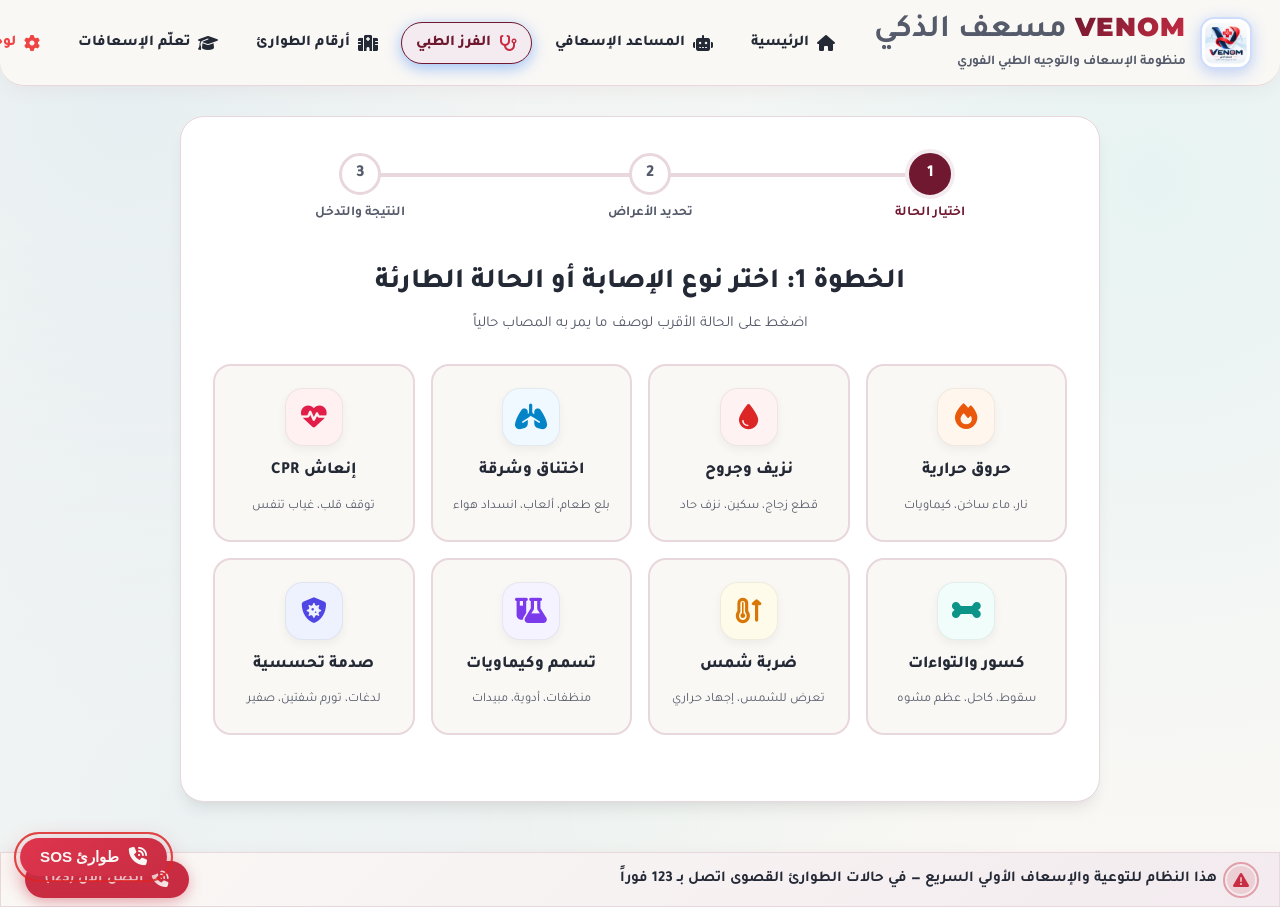
<file: frontend/pages/triage.html>
<!DOCTYPE html>
<html lang="ar" dir="rtl">
<head>
  <meta charset="UTF-8">
  <meta name="viewport" content="width=device-width, initial-scale=1.0">
  <meta name="author" content="Ziad Asaad">
  <title>VENOM — الفرز الطبي السريع</title>
  <link rel="icon" type="image/png" href="../assets/images/medical-favicon.png">
  <link rel="apple-touch-icon" href="../assets/images/apple-touch-icon.png">
  <!-- Font Awesome 6 (Local 100% Offline) -->
  <link rel="stylesheet" href="../assets/fontawesome/css/all.min.css">
  <!-- Stylesheets -->
  <link rel="stylesheet" href="../css/main.css?v=60">
  <link rel="stylesheet" href="../css/dark-mode.css?v=60">
  <link rel="stylesheet" href="../css/triage.css">
  <!-- Google Fonts: Inter (Crystal-clear English UI) + Tajawal (Arabic) -->
  <link rel="preconnect" href="https://fonts.googleapis.com">
  <link rel="preconnect" href="https://fonts.gstatic.com" crossorigin>
  <link href="https://fonts.googleapis.com/css2?family=Inter:wght@400;500;600;700;800;900&family=Tajawal:wght@500;700;800;900&family=Montserrat:wght@800;900&display=swap" rel="stylesheet">
  <!-- Font Awesome CDN Fallback for Brands Icons (LinkedIn, etc.) -->
  <link rel="stylesheet" href="https://cdnjs.cloudflare.com/ajax/libs/font-awesome/6.5.1/css/all.min.css">
</head>
<body>

  <!-- 1. Mandatory Unclosable Emergency Banner -->
  

  <!-- 2. Header & Navigation -->
  <header class="main-header">
    <div class="nav-container">
      <a href="../index.html" class="brand-logo" title="VENOM مسعف الذكي">
        <div class="logo-badge">
          <img src="../assets/images/venom-official-logo.png" alt="VENOM مسعف الذكي" class="brand-badge-img">
        </div>
        <div class="logo-text">
          <h1 class="brand-heading">
            <span class="venom-text-gradient">VENOM</span>
            <span class="brand-ar-text">مسعف الذكي</span>
          </h1>
          <span class="brand-tagline">منظومة الإسعاف والتوجيه الطبي الفوري</span>
        </div>
      </a>

      <nav>
        <ul class="nav-links">
          <li>
            <a href="../index.html" class="nav-link">
              <i class="fa-solid fa-house"></i>
              <span data-i18n="navHome">الرئيسية</span>
            </a>
          </li>
          <li>
            <a href="chat.html" class="nav-link">
              <i class="fa-solid fa-robot"></i>
              <span data-i18n="navChat">المساعد الذكي</span>
            </a>
          </li>
          <li>
            <a href="triage.html" class="nav-link active">
              <i class="fa-solid fa-stethoscope"></i>
              <span data-i18n="navTriage">الفرز السريع</span>
            </a>
          </li>
          <li>
            <a href="contacts.html" class="nav-link">
              <i class="fa-solid fa-hospital"></i>
              <span data-i18n="navContacts">أرقام الطوارئ</span>
            </a>
          </li>
          <li>
            <a href="learn.html" class="nav-link">
              <i class="fa-solid fa-graduation-cap"></i>
              <span data-i18n="navLearn">تعلّم الإسعافات</span>
            </a>
          </li>
          <li>
            <a href="/admin" class="nav-link admin-nav-link" title="لوحة التحكم الإدارية (Admin)">
              <i class="fa-solid fa-gear"></i>
              <span>لوحة الإدارة</span>
            </a>
          </li>
        </ul>
      </nav>

            <div class="nav-controls">
        <!-- Admin Shortcut Button -->
        <a href="/admin" class="admin-quick-btn" title="لوحة تحكم المشرف (Admin Dashboard)">
          <i class="fa-solid fa-user-shield"></i>
          <span class="admin-btn-text">لوحة الإدارة</span>
        </a>
        <button id="lang-switch-btn" class="lang-switch-btn" title="تبديل اللغة">
          <i class="fa-solid fa-globe"></i>
          <span id="lang-btn-text">English</span>
        </button>
        <button id="theme-toggle-btn" class="icon-btn" title="الوضع الليلي">
          <span id="theme-icon"><i class="fa-solid fa-moon"></i></span>
        </button>
      </div>
    </div>
  </header>

  <!-- 3. Triage Main Container -->
  <main class="triage-wrapper">
    <div class="triage-card">
      
      <!-- Stepper Progress Tracker -->
      <div class="triage-progress-bar-container">
        <div class="triage-steps-tracker">
          <div class="triage-progress-fill"></div>

          <!-- Step 1 Node -->
          <div class="step-tracker-node active" id="node-step-1">
            <div class="node-circle">1</div>
            <span class="node-label">اختيار الحالة</span>
          </div>

          <!-- Step 2 Node -->
          <div class="step-tracker-node" id="node-step-2">
            <div class="node-circle">2</div>
            <span class="node-label">تحديد الأعراض</span>
          </div>

          <!-- Step 3 Node -->
          <div class="step-tracker-node" id="node-step-3">
            <div class="node-circle">3</div>
            <span class="node-label">النتيجة والتدخل</span>
          </div>
        </div>
      </div>

      <!-- ====================================================================
           STEP 1: SELECT CATEGORY
           ==================================================================== -->
      <section class="triage-step-pane active" id="pane-step-1">
        <div class="step-title-header">
          <h2>الخطوة 1: اختر نوع الإصابة أو الحالة الطارئة</h2>
          <p>اضغط على الحالة الأقرب لوصف ما يمر به المصاب حالياً</p>
        </div>

        <div class="categories-selector-grid">
          <div class="category-choice-card" data-category="burns">
            <div class="cat-icon-wrap" style="color: #ea580c; background: #fff7ed;">
              <i class="fa-solid fa-fire"></i>
            </div>
            <span class="cat-title">حروق حرارية</span>
            <span class="cat-subtitle">نار، ماء ساخن، كيماويات</span>
          </div>

          <div class="category-choice-card" data-category="bleeding">
            <div class="cat-icon-wrap" style="color: #dc2626; background: #fef2f2;">
              <i class="fa-solid fa-droplet"></i>
            </div>
            <span class="cat-title">نزيف وجروح</span>
            <span class="cat-subtitle">قطع زجاج، سكين، نزف حاد</span>
          </div>

          <div class="category-choice-card" data-category="choking">
            <div class="cat-icon-wrap" style="color: #0284c7; background: #f0f9ff;">
              <i class="fa-solid fa-lungs"></i>
            </div>
            <span class="cat-title">اختناق وشرقة</span>
            <span class="cat-subtitle">بلع طعام، ألعاب، انسداد هواء</span>
          </div>

          <div class="category-choice-card" data-category="cpr">
            <div class="cat-icon-wrap" style="color: #e11d48; background: #fff1f2;">
              <i class="fa-solid fa-heart-pulse"></i>
            </div>
            <span class="cat-title">إنعاش CPR</span>
            <span class="cat-subtitle">توقف قلب، غياب تنفس</span>
          </div>

          <div class="category-choice-card" data-category="fractures">
            <div class="cat-icon-wrap" style="color: #0d9488; background: #f0fdfa;">
              <i class="fa-solid fa-bone"></i>
            </div>
            <span class="cat-title">كسور والتواءات</span>
            <span class="cat-subtitle">سقوط، كاحل، عظم مشوه</span>
          </div>

          <div class="category-choice-card" data-category="heatstroke">
            <div class="cat-icon-wrap" style="color: #d97706; background: #fffbeb;">
              <i class="fa-solid fa-temperature-arrow-up"></i>
            </div>
            <span class="cat-title">ضربة شمس</span>
            <span class="cat-subtitle">تعرض للشمس، إجهاد حراري</span>
          </div>

          <div class="category-choice-card" data-category="poisoning">
            <div class="cat-icon-wrap" style="color: #7c3aed; background: #f5f3ff;">
              <i class="fa-solid fa-flask-vial"></i>
            </div>
            <span class="cat-title">تسمم وكيماويات</span>
            <span class="cat-subtitle">منظفات، أدوية، مبيدات</span>
          </div>

          <div class="category-choice-card" data-category="allergy">
            <div class="cat-icon-wrap" style="color: #4f46e5; background: #eef2ff;">
              <i class="fa-solid fa-shield-virus"></i>
            </div>
            <span class="cat-title">صدمة تحسسية</span>
            <span class="cat-subtitle">لدغات، تورم شفتين، صفير</span>
          </div>
        </div>
      </section>

      <!-- ====================================================================
           STEP 2: SELECT SYMPTOMS CHECKLIST
           ==================================================================== -->
      <section class="triage-step-pane" id="pane-step-2">
        <div class="step-title-header">
          <h2>الخطوة 2: حدد الأعراض الحالية للمصاب</h2>
          <p>الحالة المحددة: <strong id="symptoms-category-name" style="color: var(--primary);">حروق</strong> — يمكنك اختيار أكثر من عرض</p>
        </div>

        <div class="symptoms-selector-container" id="symptoms-checklist-container">
          <!-- Injected dynamically by TriageController -->
        </div>

        <div class="triage-nav-actions">
          <button class="btn-secondary" id="triage-back-btn">
            <i class="fa-solid fa-arrow-right"></i>
            <span>تراجع للخطوة السابقة</span>
          </button>
          <button class="btn-primary" id="triage-next-btn">
            <span>تقييم النتيجة الفورية</span>
            <i class="fa-solid fa-arrow-left"></i>
          </button>
        </div>
      </section>

      <!-- ====================================================================
           STEP 3: INSTANT EVALUATION RESULT
           ==================================================================== -->
      <section class="triage-step-pane" id="pane-step-3">
        <div class="step-title-header">
          <h2>الخطوة 3: التقييم السريري والتوجيه الإسعافي</h2>
          <p>تم تحديد درجة الخطورة بناءً على المؤشرات الحيوية والأعراض المدخلة</p>
        </div>

        <div id="triage-result-container">
          <!-- Dynamically filled with Result Header, Steps, Do/Don't & Direct Call -->
        </div>

        <div class="triage-nav-actions" style="margin-top: 30px;">
          <button class="btn-secondary" id="triage-restart-btn">
            <i class="fa-solid fa-rotate-right"></i>
            <span>بدء تقييم جديد من البداية</span>
          </button>
          <a href="chat.html" class="btn-primary" style="text-decoration: none; display: inline-flex; align-items: center; gap: 8px;">
            <i class="fa-solid fa-robot"></i>
            <span>المتابعة مع المساعد الذكي</span>
          </a>
        </div>
      </section>

    </div>
  </main>

  <!-- Mobile Bottom App Bar -->
  <aside class="emergency-banner" role="alert">
    <div class="emergency-banner-content">
      <div class="emergency-beacon-wrapper">
        <i class="fa-solid fa-triangle-exclamation"></i>
        <span class="emergency-beacon-ring"></span>
      </div>
      <span data-i18n="emergencyWarning">
        هذا النظام للتوعية والإسعاف الأولي السريع — في حالات الطوارئ القصوى اتصل بـ 123 فوراً
      </span>
    </div>
    <a href="tel:123" class="emergency-call-btn">
      <i class="fa-solid fa-phone-volume"></i>
      <span data-i18n="callNow">اتصل الآن (123)</span>
    </a>
  </aside>

  <nav class="mobile-bottom-nav" aria-label="Mobile Navigation">
    <a href="../index.html" class="mobile-nav-item">
      <i class="fa-solid fa-house"></i>
      <span>الرئيسية</span>
    </a>
    <a href="chat.html" class="mobile-nav-item">
      <i class="fa-solid fa-robot"></i>
      <span>المساعد</span>
    </a>
    <a href="triage.html" class="mobile-nav-item active">
      <i class="fa-solid fa-stethoscope"></i>
      <span>الفرز</span>
    </a>
    <a href="contacts.html" class="mobile-nav-item">
      <i class="fa-solid fa-hospital"></i>
      <span>الطوارئ</span>
    </a>
    <a href="learn.html" class="mobile-nav-item">
      <i class="fa-solid fa-graduation-cap"></i>
      <span>تعلّم</span>
    </a>
  </nav>

  <!-- Scripts -->
  <script src="../components/severity-badge.js"></script>
  <script src="../components/step-card.js"></script>
  <script src="../js/api.js?v=105"></script>
  <script src="../js/chat.js"></script>
  <script src="../js/triage.js?v=105"></script>
  <script src="../components/team-modal.js?v=60"></script>
  <script src="../js/app.js?v=105"></script>
  <script>
    document.addEventListener('DOMContentLoaded', () => {
      TriageController.init();
    });
  </script>

</body>
</html>
</file>
<file: frontend/css/main.css>
/* ==========================================================================
   First Aid Smart System - Main Stylesheet (Modern Medical UI)
   Author: Ziad Asaad (Frontend / UX / Presentation Lead & Author)
   ========================================================================== */

@import url('https://fonts.googleapis.com/css2?family=Cairo:wght@400;500;600;700;800;900&family=Tajawal:wght@400;500;700;800&family=Inter:wght@400;500;600;700&display=swap');

:root {
  /* Specification Brand Colors - VENOM Medical Emergency Platform */
  --primary-blue: #2563EB;
  --deep-navy: #101B4D;
  --electric-blue: #2563FF;
  --cyan: #06B6D4;
  --medical-purple: #7C3AED;
  --emergency-pink: #F72575;
  --soft-bg: #F0F9FF;
  --pure-white: #FFFFFF;
  --muted-text: #64748B;

  /* Official Gradients */
  --primary-gradient: linear-gradient(135deg, #2563EB, #7C3AED);
  --secondary-gradient: linear-gradient(135deg, #2563EB, #06B6D4);
  --emergency-gradient: linear-gradient(90deg, #7C3AED, #F72575, #FF3344);

  /* Primary Theme Aliases */
  --primary: #2563EB;
  --primary-hover: #1D4ED8;
  --primary-light: #E0F2FE;
  --accent-cyan: #06B6D4;
  --accent-teal: #0D9488;
  
  /* Medical Severity System (Strictly Adheres to Triage Protocols) */
  --severity-red: #DC2626;
  --severity-red-bg: #FEF2F2;
  --severity-red-border: #FECACA;
  --severity-red-glow: rgba(220, 38, 38, 0.25);
  
  --severity-orange: #EA580C;
  --severity-orange-bg: #FFF7ED;
  --severity-orange-border: #FED7AA;
  --severity-orange-glow: rgba(234, 88, 12, 0.25);
  
  --severity-green: #16A34A;
  --severity-green-bg: #F0FDF4;
  --severity-green-border: #BBF7D0;
  --severity-green-glow: rgba(22, 163, 74, 0.25);

  /* Exact User-Selected Light Palette: Ivory & Burgundy (فخم وراقي) */
  /* Background: #FAF8F5 | Primary: #6F1830 | Cards: #E8D7DC | Text: #242936 | Emergency: #C92D43 */
  --bg-body: #FAF8F5;
  --bg-surface: #FFFFFF;
  --bg-surface-elevated: #FFFFFF;
  --bg-subtle: #F3EBEF;
  --card-tint: #E8D7DC;
  --border-color: #E8D7DC;
  --border-focus: #6F1830;

  /* Typography */
  --text-main: #242936;
  --text-muted: #555b6a;
  --text-subtle: #798091;
  --text-inverse: #FAF8F5;

  /* Luxury Medical Burgundy & Emergency Red */
  --primary: #6F1830;
  --primary-hover: #881e3b;
  --primary-light: #F3EBEF;
  --emergency-red: #C92D43;
  --emergency-red-hover: #de354d;

  /* Font Families */
  --font-ar: 'Tajawal', system-ui, -apple-system, sans-serif;
  --font-en: 'Inter', system-ui, -apple-system, BlinkMacSystemFont, 'Segoe UI', Roboto, sans-serif;

  /* Elevation Shadows */
  --shadow-sm: 0 1px 2px 0 rgba(0, 0, 0, 0.05);
  --shadow-md: 0 4px 6px -1px rgba(0, 0, 0, 0.07), 0 2px 4px -2px rgba(0, 0, 0, 0.05);
  --shadow-lg: 0 10px 15px -3px rgba(0, 0, 0, 0.08), 0 4px 6px -4px rgba(0, 0, 0, 0.04);
  --shadow-xl: 0 20px 25px -5px rgba(0, 0, 0, 0.1), 0 8px 10px -6px rgba(0, 0, 0, 0.06);

  /* Transitions & Border Radius */
  --radius-sm: 8px;
  --radius-md: 12px;
  --radius-lg: 18px;
  --radius-xl: 24px;
  --radius-full: 9999px;
  --transition-fast: 0.15s ease;
  --transition-normal: 0.25s ease;
  --transition-smooth: 0.35s cubic-bezier(0.16, 1, 0.3, 1);
}

/* Base Reset */
*, *::before, *::after {
  box-sizing: border-box;
  margin: 0;
  padding: 0;
}

html {
  font-size: 16px;
  scroll-behavior: smooth;
  width: 100%;
  max-width: 100vw;
  overflow-x: hidden;
}

body {
  font-family: var(--font-ar);
  background-color: var(--bg-body);
  background-image: 
    radial-gradient(circle at 10% 12%, rgba(2, 132, 199, 0.08) 0%, transparent 45%),
    radial-gradient(circle at 90% 20%, rgba(6, 182, 212, 0.08) 0%, transparent 50%),
    radial-gradient(circle at 50% 65%, rgba(13, 148, 136, 0.06) 0%, transparent 55%),
    radial-gradient(circle at 15% 90%, rgba(2, 132, 199, 0.06) 0%, transparent 45%);
  background-attachment: fixed;
  color: var(--text-main);
  line-height: 1.6;
  min-height: 100vh;
  width: 100%;
  max-width: 100vw;
  overflow-x: hidden;
  position: relative;
  display: flex;
  flex-direction: column;
  transition: background-color var(--transition-normal), color var(--transition-normal);
  -webkit-font-smoothing: antialiased;
}

body[dir="ltr"] {
  font-family: var(--font-en);
}

/* ==========================================================================
   GLOBAL MEDICAL BUTTON SYSTEM
   ========================================================================== */
.btn-primary {
  background: linear-gradient(135deg, var(--primary) 0%, var(--primary-hover) 100%);
  color: #ffffff !important;
  border: none;
  border-radius: var(--radius-full);
  padding: 13px 32px;
  font-family: 'Tajawal', system-ui, sans-serif;
  font-weight: 800;
  font-size: 1rem;
  cursor: pointer;
  display: inline-flex;
  align-items: center;
  justify-content: center;
  gap: 10px;
  box-shadow: 0 8px 22px rgba(37, 99, 235, 0.32);
  transition: all var(--transition-fast);
  text-decoration: none;
  user-select: none;
}

.btn-primary:hover {
  transform: translateY(-2px);
  box-shadow: 0 12px 28px rgba(37, 99, 235, 0.44);
  background: linear-gradient(135deg, var(--primary-hover) 0%, #1e40af 100%);
}

.btn-primary:active {
  transform: scale(0.97);
}

.btn-secondary {
  background: #ffffff;
  color: var(--text-main) !important;
  border: 1.5px solid var(--border-color);
  border-radius: var(--radius-full);
  padding: 12px 28px;
  font-family: 'Tajawal', system-ui, sans-serif;
  font-weight: 800;
  font-size: 0.98rem;
  cursor: pointer;
  display: inline-flex;
  align-items: center;
  justify-content: center;
  gap: 10px;
  box-shadow: 0 2px 8px rgba(0, 0, 0, 0.04);
  transition: all var(--transition-fast);
  text-decoration: none;
  user-select: none;
}

.btn-secondary:hover {
  transform: translateY(-2px);
  border-color: var(--primary);
  color: var(--primary) !important;
  background: #f0f9ff;
  box-shadow: 0 6px 18px rgba(37, 99, 235, 0.12);
}

.btn-secondary:active {
  transform: scale(0.97);
}

/* ==========================================================================
   0. NATIVE PWA SPLASH SCREEN (LUXURIOUS & ULTRA-SMOOTH MEDICAL LAUNCH)
   ========================================================================== */
.app-splash-screen {
  position: fixed;
  inset: 0;
  z-index: 999999;
  background: radial-gradient(circle at 50% 40%, #ffffff 0%, #f4f9ff 65%, #e0edfb 100%);
  display: flex;
  align-items: center;
  justify-content: center;
  user-select: none;
  cursor: pointer;
  opacity: 1;
  visibility: visible;
  transition: opacity 0.5s cubic-bezier(0.16, 1, 0.3, 1), transform 0.5s cubic-bezier(0.16, 1, 0.3, 1), visibility 0.5s;
  will-change: opacity, transform;
}

.app-splash-screen.splash-hidden {
  opacity: 0;
  transform: scale(1.05);
  visibility: hidden;
  pointer-events: none;
}

.splash-container {
  display: flex;
  flex-direction: column;
  align-items: center;
  text-align: center;
  padding: 32px 24px;
  width: 100%;
  max-width: 450px;
  animation: splashEntrance 0.7s cubic-bezier(0.16, 1, 0.3, 1) forwards;
}

@keyframes splashEntrance {
  0% {
    opacity: 0;
    transform: translateY(16px) scale(0.96);
  }
  100% {
    opacity: 1;
    transform: translateY(0) scale(1);
  }
}

.splash-logo-wrapper {
  position: relative;
  width: 148px;
  height: 148px;
  margin-bottom: 24px;
  display: flex;
  align-items: center;
  justify-content: center;
}

.splash-pulse-glow {
  position: absolute;
  inset: -16px;
  border-radius: 44px;
  background: radial-gradient(circle, rgba(2, 132, 199, 0.35) 0%, rgba(220, 38, 38, 0.15) 55%, transparent 75%);
  animation: splashPulseGlow 2.4s ease-in-out infinite;
  filter: blur(12px);
}

@keyframes splashPulseGlow {
  0%, 100% {
    transform: scale(0.92);
    opacity: 0.45;
  }
  50% {
    transform: scale(1.14);
    opacity: 0.95;
  }
}

.splash-logo-img {
  width: 100%;
  height: 100%;
  object-fit: contain;
  position: relative;
  z-index: 2;
  filter: drop-shadow(0 14px 28px rgba(2, 132, 199, 0.28));
  animation: splashBreathing 2.4s ease-in-out infinite;
}

@keyframes splashBreathing {
  0%, 100% {
    transform: scale(1);
  }
  50% {
    transform: scale(1.035);
  }
}

.splash-brand-info {
  margin-bottom: 10px;
}

.splash-title {
  display: flex;
  align-items: center;
  justify-content: center;
  gap: 12px;
  margin: 0 0 6px 0;
  line-height: 1.2;
}

.splash-venom {
  font-family: 'Montserrat', system-ui, sans-serif;
  font-weight: 900;
  font-size: 2rem;
  letter-spacing: 0.04em;
  background: linear-gradient(135deg, #0284c7 0%, #1e40af 100%);
  -webkit-background-clip: text;
  -webkit-text-fill-color: transparent;
}

.splash-ar {
  font-family: 'Cairo', system-ui, sans-serif;
  font-weight: 800;
  font-size: 1.7rem;
  color: #0f172a;
}

.splash-subtitle {
  font-size: 0.95rem;
  font-weight: 600;
  color: #64748b;
  margin: 0;
}

.splash-ecg-line {
  width: 240px;
  height: 40px;
  margin: 10px auto 16px;
  display: flex;
  align-items: center;
  justify-content: center;
}

.splash-ecg-svg {
  width: 100%;
  height: 100%;
  overflow: visible;
}

.ecg-path {
  fill: none;
  stroke: #dc2626;
  stroke-width: 2.6;
  stroke-linecap: round;
  stroke-linejoin: round;
  stroke-dasharray: 450;
  stroke-dashoffset: 450;
  animation: ecgDash 2s ease-in-out infinite;
  filter: drop-shadow(0 2px 6px rgba(220, 38, 38, 0.35));
}

@keyframes ecgDash {
  0% {
    stroke-dashoffset: 400;
  }
  50% {
    stroke-dashoffset: 0;
  }
  100% {
    stroke-dashoffset: -400;
  }
}

.splash-progress-track {
  width: 210px;
  height: 5px;
  background: rgba(2, 132, 199, 0.12);
  border-radius: 999px;
  overflow: hidden;
  margin-bottom: 12px;
  box-shadow: inset 0 1px 3px rgba(0, 0, 0, 0.06);
}

.splash-progress-bar {
  width: 0%;
  height: 100%;
  background: linear-gradient(90deg, #0284c7 0%, #38bdf8 60%, #dc2626 100%);
  border-radius: 999px;
  transition: width 0.35s cubic-bezier(0.16, 1, 0.3, 1);
  box-shadow: 0 0 10px rgba(2, 132, 199, 0.5);
}

.splash-status-wrapper {
  margin-bottom: 24px;
  min-height: 22px;
}

.splash-status-text {
  font-size: 0.82rem;
  font-weight: 700;
  color: #0284c7;
  letter-spacing: 0.01em;
  transition: color 0.3s ease;
}

.splash-footer-badge {
  display: inline-flex;
  align-items: center;
  gap: 8px;
  padding: 6px 14px;
  background: rgba(255, 255, 255, 0.7);
  border: 1px solid rgba(2, 132, 199, 0.15);
  border-radius: 999px;
  font-size: 0.75rem;
  font-weight: 700;
  color: #475569;
  backdrop-filter: blur(8px);
}

.splash-footer-badge i {
  color: #dc2626;
  font-size: 0.85rem;
}

/* Splash Screen Dark Mode Support */
body.dark-mode .app-splash-screen {
  background: radial-gradient(circle at 50% 40%, #1B0C12 0%, #120A0E 75%, #0B080B 100%);
}

body.dark-mode .splash-ar {
  color: #F5F1F3;
}

body.dark-mode .splash-subtitle {
  color: #B8ADB3;
}

body.dark-mode .splash-progress-track {
  background: rgba(255, 255, 255, 0.1);
}

body.dark-mode .splash-footer-badge {
  background: rgba(27, 12, 18, 0.85);
  border-color: rgba(46, 21, 32, 0.8);
  color: #B8ADB3;
}

/* ==========================================================================
   1. FIXED EMERGENCY DISCLAIMER BANNER (MANDATORY & UNCLOSABLE)
   ========================================================================== */
.emergency-banner {
  position: sticky;
  top: 0;
  z-index: 1000;
  background: linear-gradient(90deg, #7C3AED 0%, #F72575 50%, #FF3344 100%);
  color: #ffffff;
  padding: 8px 24px;
  min-height: 48px;
  box-shadow: 0 4px 18px rgba(247, 37, 117, 0.35);
  display: flex;
  align-items: center;
  justify-content: space-between;
  gap: 16px;
  font-size: 0.95rem;
  font-weight: 700;
  border-bottom: 1.5px solid rgba(255, 255, 255, 0.25);
}

.emergency-banner-content {
  display: flex;
  align-items: center;
  gap: 10px;
  flex: 1;
}

.emergency-beacon-wrapper {
  position: relative;
  display: inline-flex;
  align-items: center;
  justify-content: center;
  width: 28px;
  height: 28px;
  border-radius: 50%;
  background: rgba(255, 255, 255, 0.25);
  color: #fde047;
  font-size: 1rem;
  flex-shrink: 0;
}

.emergency-beacon-ring {
  position: absolute;
  inset: -4px;
  border-radius: 50%;
  border: 2px solid rgba(253, 224, 71, 0.7);
  animation: beacon-ping 1.6s cubic-bezier(0, 0, 0.2, 1) infinite;
}

@keyframes beacon-ping {
  0% { transform: scale(0.9); opacity: 1; }
  75%, 100% { transform: scale(1.6); opacity: 0; }
}

.emergency-call-btn {
  background: #ffffff;
  color: #dc2626;
  text-decoration: none;
  font-weight: 800;
  padding: 7px 20px;
  border-radius: var(--radius-full);
  display: inline-flex;
  align-items: center;
  gap: 8px;
  font-size: 0.92rem;
  box-shadow: 0 4px 12px rgba(0, 0, 0, 0.12);
  border: 2px solid rgba(220, 38, 38, 0.35);
  transition: all var(--transition-fast);
  white-space: nowrap;
}

.emergency-call-btn:hover {
  transform: scale(1.04);
  box-shadow: 0 6px 18px rgba(0, 0, 0, 0.2);
  background: #fff1f2;
}

.emergency-call-btn i {
  font-size: 1.05rem;
  animation: phone-wiggle 2s ease infinite;
}

@keyframes phone-wiggle {
  0%, 100% { transform: rotate(0deg); }
  10%, 30% { transform: rotate(-12deg); }
  20%, 40% { transform: rotate(12deg); }
  50% { transform: rotate(0deg); }
}

.emergency-call-btn:hover {
  transform: translateY(-2px) scale(1.03);
  box-shadow: 0 6px 16px rgba(0, 0, 0, 0.25);
  background-color: #fff1f2;
  color: #b91c1c;
}

/* ==========================================================================
   2. MAIN NAVBAR & CONTROLS
   ========================================================================== */
.main-header {
  background: #FFFFFF;
  border-bottom: 1px solid rgba(226, 232, 240, 0.8);
  border-radius: 0 0 24px 24px;
  position: sticky;
  top: 0;
  z-index: 900;
  box-shadow: 0 10px 30px rgba(37, 99, 235, 0.08);
  transition: all var(--transition-normal);
}

.nav-container {
  max-width: 1400px;
  margin: 0 auto;
  padding: 12px 28px;
  display: flex;
  align-items: center;
  justify-content: space-between;
  gap: 24px;
}

.brand-logo {
  display: flex;
  align-items: center;
  gap: 14px;
  text-decoration: none;
  color: var(--text-main);
  transition: transform var(--transition-fast);
  flex-shrink: 0;
}

.brand-logo:hover {
  transform: translateY(-1px);
}

.logo-badge {
  width: 52px;
  height: 52px;
  border-radius: 14px;
  display: flex;
  align-items: center;
  justify-content: center;
  box-shadow: 0 4px 16px rgba(37, 99, 235, 0.28);
  position: relative;
  overflow: hidden;
  border: 2px solid rgba(37, 99, 235, 0.22);
  background: #ffffff;
  flex-shrink: 0;
  transition: transform var(--transition-fast), box-shadow var(--transition-fast);
}

.brand-logo:hover .logo-badge {
  transform: scale(1.05);
  box-shadow: 0 6px 22px rgba(37, 99, 235, 0.4);
}

.brand-badge-img {
  width: 100%;
  height: 100%;
  object-fit: cover;
  display: block;
  border-radius: inherit;
}

.brand-heading {
  margin: 0;
  padding: 0;
  line-height: 1.15;
}

.venom-text-gradient {
  font-family: 'Montserrat', system-ui, sans-serif !important;
  font-weight: 900 !important;
  font-size: 1.65rem !important;
  letter-spacing: 0.04em;
  background: linear-gradient(135deg, #1d4ed8 0%, #2563eb 50%, #06b6d4 100%);
  -webkit-background-clip: text;
  -webkit-text-fill-color: transparent;
  display: inline-block;
  line-height: 1.15;
}

.brand-tagline {
  font-size: 0.84rem !important;
  font-weight: 700 !important;
  color: #2563EB !important;
  /* nowrap removed */
  display: block;
  margin-top: 2px;
  letter-spacing: -0.01em;
  font-family: 'Tajawal', system-ui, sans-serif !important;
}

.nav-links {
  display: flex;
  align-items: center;
  gap: 10px;
  list-style: none;
  flex-wrap: nowrap !important;
  flex-shrink: 0;
}

.nav-link {
  display: flex;
  align-items: center;
  gap: 8px;
  padding: 8px 16px;
  border-radius: var(--radius-full);
  text-decoration: none;
  color: #101B4D;
  font-family: 'Tajawal', system-ui, sans-serif !important;
  font-weight: 800;
  font-size: 0.98rem;
  transition: all var(--transition-fast);
  border: 1px solid transparent;
  /* nowrap removed */
  flex-shrink: 0;
}

.nav-link i {
  font-size: 1rem;
  transition: transform var(--transition-fast);
}

.nav-link:hover {
  color: var(--primary);
  background-color: var(--primary-light);
  border-color: rgba(2, 132, 199, 0.15);
}

.nav-link:hover i {
  transform: scale(1.15);
}

.nav-link.active {
  color: #ffffff !important;
  background: linear-gradient(135deg, #106bf3 0%, #0052cc 100%) !important;
  font-weight: 800;
  padding: 8px 24px;
  border-radius: var(--radius-full);
  box-shadow: 0 4px 16px rgba(16, 107, 243, 0.4);
  border-color: transparent;
  /* nowrap removed */
}

.nav-link.active i {
  color: #ffffff !important;
}

.nav-controls {
  display: flex;
  align-items: center;
  gap: 8px;
}

.icon-btn {
  background: var(--bg-surface);
  border: 1px solid var(--border-color);
  color: var(--text-main);
  width: 40px;
  height: 40px;
  border-radius: var(--radius-full);
  cursor: pointer;
  display: flex;
  align-items: center;
  justify-content: center;
  font-size: 1rem;
  transition: all var(--transition-fast);
  box-shadow: var(--shadow-sm);
  position: relative;
  overflow: hidden;
}

.icon-btn:hover {
  background-color: var(--primary-light);
  color: var(--primary);
  border-color: var(--primary);
  transform: scale(1.06) rotate(12deg);
  box-shadow: 0 4px 12px rgba(2, 132, 199, 0.18);
}

.icon-btn:active {
  transform: scale(0.95);
}

.lang-switch-btn {
  direction: ltr !important;
  background: #FFFFFF;
  border: 1.5px solid #E2E8F0;
  color: #101B4D;
  height: 42px;
  padding: 0 18px;
  border-radius: var(--radius-full);
  cursor: pointer;
  font-weight: 800;
  font-size: 0.9rem;
  display: flex;
  align-items: center;
  gap: 10px;
  transition: all var(--transition-fast);
  box-shadow: 0 2px 8px rgba(0, 0, 0, 0.04);
  /* nowrap removed */
  flex-shrink: 0;
}

.lang-switch-btn i {
  color: var(--primary);
  font-size: 0.95rem;
  transition: transform var(--transition-fast);
}

.lang-switch-btn:hover {
  background-color: var(--primary-light);
  border-color: var(--primary);
  color: var(--primary-hover);
  transform: translateY(-1px);
  box-shadow: 0 4px 12px rgba(2, 132, 199, 0.15);
}

.lang-switch-btn:hover i {
  transform: rotate(30deg);
}

.lang-switch-btn:active {
  transform: scale(0.97);
}

/* ==========================================================================
   3. HERO SECTION (HIGH VIVID MEDICAL DISPATCH DASHBOARD - شغل عالي وفخم)
   ========================================================================== */
.hero-clean-section {
  position: relative;
  padding: 64px 24px 84px;
  background-color: #F0F9FF;
  background-image: 
    radial-gradient(circle at 10% 45%, rgba(6, 182, 212, 0.22) 0%, rgba(37, 99, 235, 0.08) 40%, transparent 68%),
    radial-gradient(circle at 90% 45%, rgba(37, 99, 235, 0.22) 0%, rgba(6, 182, 212, 0.08) 40%, transparent 68%),
    radial-gradient(circle at 50% 12%, rgba(244, 63, 94, 0.08) 0%, transparent 50%),
    radial-gradient(rgba(37, 99, 235, 0.07) 1.5px, transparent 1.5px);
  background-size: 100% 100%, 100% 100%, 100% 100%, 30px 30px;
  background-position: 0 0, 0 0, 0 0, 0 0;
  text-align: center;
  width: 100%;
  overflow: hidden;
}

/* Ambient Floating Medical Particles & Icons */
.hero-ambient-particles {
  position: absolute;
  inset: 0;
  pointer-events: none;
  overflow: hidden;
  z-index: 1;
}

.particle {
  position: absolute;
  font-size: 1.25rem;
  color: rgba(37, 99, 235, 0.22);
  animation: floatParticle 6s ease-in-out infinite alternate;
  user-select: none;
}

.particle-1 { top: 18%; left: 22%; color: rgba(6, 182, 212, 0.28); animation-duration: 7s; }
.particle-2 { top: 74%; left: 18%; color: rgba(244, 63, 94, 0.24); animation-duration: 5.5s; font-size: 1.4rem; }
.particle-3 { top: 20%; right: 22%; color: rgba(37, 99, 235, 0.25); animation-duration: 6.5s; }
.particle-4 { top: 72%; right: 18%; color: rgba(16, 185, 129, 0.25); animation-duration: 8s; font-size: 1.3rem; }
.particle-5 { top: 12%; left: 48%; color: rgba(147, 51, 234, 0.2); animation-duration: 7.5s; font-size: 1rem; }
.particle-6 { bottom: 20%; left: 52%; color: rgba(245, 158, 11, 0.24); animation-duration: 6s; }

@keyframes floatParticle {
  0% { transform: translateY(0) rotate(0deg) scale(0.95); opacity: 0.6; }
  100% { transform: translateY(-16px) rotate(14deg) scale(1.08); opacity: 0.95; }
}

.hero-clean-container {
  position: relative;
  max-width: 840px;
  margin: 0 auto;
  display: flex;
  flex-direction: column;
  align-items: center;
  width: 100%;
  z-index: 5;
}

/* 3D Floating Illustrations on the sides (Centered vertically in the middle) */
.hero-flank-decor {
  position: absolute;
  top: 48%;
  transform: translateY(-50%);
  width: 180px;
  height: auto;
  display: flex;
  align-items: center;
  justify-content: center;
  pointer-events: none;
  z-index: 3;
}

.hero-flank-decor.flank-left {
  left: max(24px, calc(50% - 660px));
}

.hero-flank-decor.flank-right {
  right: max(24px, calc(50% - 660px));
  width: 165px;
}

/* Soft Glowing Colored Aura behind each 3D Element */
.flank-glow-blob {
  position: absolute;
  width: 220px;
  height: 220px;
  border-radius: 50%;
  background: radial-gradient(circle, rgba(56, 189, 248, 0.32) 0%, rgba(37, 99, 235, 0.12) 50%, transparent 75%);
  filter: blur(24px);
  z-index: 1;
  pointer-events: none;
  animation: pulseBlob 4s ease-in-out infinite alternate;
}

.flank-right .flank-glow-blob {
  background: radial-gradient(circle, rgba(37, 99, 235, 0.28) 0%, rgba(6, 182, 212, 0.12) 50%, transparent 75%);
  animation-delay: 2s;
}

@keyframes pulseBlob {
  0% { transform: scale(0.92); opacity: 0.7; }
  100% { transform: scale(1.08); opacity: 1; }
}

.flank-img {
  width: 100%;
  height: auto;
  display: block;
  position: relative;
  z-index: 2;
  filter: drop-shadow(0 14px 28px rgba(37, 99, 235, 0.16));
  animation: floatFlankDecor 4.5s ease-in-out infinite;
}

.flank-right .flank-img {
  animation-delay: 2.2s;
}

@keyframes floatFlankDecor {
  0%, 100% {
    transform: translateY(0) rotate(0deg);
  }
  50% {
    transform: translateY(-10px) rotate(1.5deg);
  }
}

@media (max-width: 1300px) {
  .hero-flank-decor {
    width: 150px;
  }
  .hero-flank-decor.flank-left { left: 12px; }
  .hero-flank-decor.flank-right { right: 12px; width: 140px; }
}

@media (max-width: 1140px) {
  .hero-flank-decor {
    display: none !important;
  }
}

.hero-clean-badge {
  display: inline-flex;
  align-items: center;
  gap: 8px;
  background: #E0F2FE;
  color: #2563EB;
  padding: 7px 18px;
  border-radius: var(--radius-full);
  font-size: 0.88rem;
  font-weight: 800;
  margin-bottom: 22px;
  border: 1.5px solid #BAE6FD;
  box-shadow: 0 2px 10px rgba(37, 99, 235, 0.12);
}

.hero-clean-badge i {
  color: #2563EB;
}

/* Headline with Ultra-Vivid Cairo 900 Typography (Strictly 2 Clean Lines) */
.hero-title {
  font-family: 'Cairo', 'Tajawal', system-ui, sans-serif !important;
  font-weight: 900;
  line-height: 1.35;
  margin-bottom: 18px;
  letter-spacing: -0.01em;
  display: flex;
  flex-direction: column;
  align-items: center;
  gap: 8px;
  width: 100%;
}

.hero-title-top {
  font-family: 'Cairo', 'Tajawal', system-ui, sans-serif !important;
  color: #0b1329 !important;
  font-weight: 900 !important;
  font-size: clamp(1.3rem, 2.8vw, 2.6rem) !important;
  letter-spacing: -0.01em;
  display: block;
  text-align: center;
}

.hero-title-main {
  position: relative;
  display: inline-flex;
  align-items: center;
  justify-content: center;
  gap: 8px;
  padding-bottom: 10px;
  font-family: 'Cairo', 'Tajawal', system-ui, sans-serif !important;
  font-weight: 900 !important;
  /* nowrap removed */
  direction: rtl;
  text-align: center;
}

.hero-title-venom {
  font-family: 'Montserrat', system-ui, sans-serif !important;
  letter-spacing: 0.03em;
  font-weight: 900 !important;
  font-size: clamp(1.7rem, 2.6vw, 2.4rem) !important;
  background: linear-gradient(135deg, #2563eb 0%, #06b6d4 100%);
  -webkit-background-clip: text;
  -webkit-text-fill-color: transparent;
  display: inline-block;
  /* nowrap removed */
}

.hero-title-dash {
  color: #2563eb;
  font-weight: 900;
  font-size: 1.8rem;
  line-height: 1;
  display: inline-block;
  /* nowrap removed */
}

.hero-title-slogan {
  position: relative;
  display: inline-flex;
  align-items: center;
  font-family: 'Cairo', 'Tajawal', system-ui, sans-serif !important;
  font-weight: 900 !important;
  font-size: clamp(1.75rem, 2.7vw, 2.45rem) !important;
  color: #106bf3 !important;
  /* nowrap removed */
  padding-bottom: 6px;
}

.slogan-text {
  position: relative;
  display: inline-block;
  /* nowrap removed */
  background: linear-gradient(135deg, #106bf3 0%, #2563eb 60%, #0284c7 100%);
  -webkit-background-clip: text;
  -webkit-text-fill-color: transparent;
  filter: drop-shadow(0 2px 8px rgba(37, 99, 235, 0.18));
}

.slogan-swoosh-svg {
  position: absolute;
  bottom: -4px;
  left: 0;
  width: 100%;
  height: 12px;
  pointer-events: none;
  filter: drop-shadow(0 2px 4px rgba(6, 182, 212, 0.35));
}

.hero-subtitle {
  font-size: 1.08rem;
  color: #64748B;
  line-height: 1.75;
  margin-bottom: 30px;
  max-width: 780px;
  font-weight: 600;
}

/* Quick Search Bar */
.quick-search-box {
  width: 100%;
  max-width: 680px;
  min-height: 58px;
  margin-bottom: 32px;
  position: relative;
  background: #FFFFFF;
  border-radius: var(--radius-full);
  border: 1.5px solid rgba(37, 99, 235, 0.22);
  box-shadow: 0 12px 32px rgba(37, 99, 235, 0.12), 0 2px 6px rgba(0, 0, 0, 0.04);
  display: flex;
  align-items: center;
  padding: 6px 10px 6px 18px;
  gap: 12px;
  transition: all var(--transition-fast);
}

.quick-search-box:focus-within {
  border-color: #2563EB;
  box-shadow: 0 0 0 4px rgba(37, 99, 235, 0.18), 0 16px 40px rgba(37, 99, 235, 0.22);
}

.quick-search-input {
  flex: 1;
  border: none;
  background: transparent;
  font-size: 0.98rem;
  font-family: inherit;
  font-weight: 600;
  color: #101B4D;
  outline: none;
  padding: 10px 4px;
  text-align: right;
}

.quick-search-icon {
  color: #2563EB;
  font-size: 1.25rem;
  padding-inline-end: 10px;
}

.quick-search-submit {
  background: linear-gradient(135deg, #2563EB 0%, #06B6D4 100%);
  color: #FFFFFF;
  border: none;
  padding: 11px 24px;
  border-radius: var(--radius-full);
  font-weight: 800;
  font-size: 0.95rem;
  cursor: pointer;
  display: inline-flex;
  align-items: center;
  gap: 8px;
  box-shadow: 0 4px 14px rgba(37, 99, 235, 0.35);
  transition: transform var(--transition-fast), box-shadow var(--transition-fast);
  flex-shrink: 0;
}

.quick-search-submit:hover {
  transform: scale(1.03);
  box-shadow: 0 6px 20px rgba(37, 99, 235, 0.45);
}

/* Quick Emergency Chips (Vivid Popping Colors in Strictly 2 Rows) */
.hero-quick-chips {
  display: flex;
  flex-direction: column;
  align-items: center;
  gap: 10px;
  width: 100%;
  margin-bottom: 20px;
}

.chips-row {
  display: flex;
  align-items: center;
  justify-content: center;
  gap: 10px;
}

@media (min-width: 768px) {
  .chips-row {
    flex-wrap: nowrap !important;
  }
}

@media (max-width: 767px) {
  .chips-row {
    flex-wrap: wrap;
    gap: 8px;
  }
}

.hero-chip {
  padding: 8px 16px;
  border-radius: var(--radius-full);
  font-size: 0.88rem;
  font-weight: 800;
  /* nowrap removed */
  display: inline-flex;
  align-items: center;
  gap: 7px;
  text-decoration: none;
  transition: all var(--transition-fast);
  cursor: pointer;
  box-shadow: 0 3px 10px rgba(0, 0, 0, 0.04);
  flex-shrink: 0;
}

.hero-chip:hover {
  transform: translateY(-2px);
  box-shadow: 0 8px 20px rgba(0, 0, 0, 0.1);
}

/* Vivid Color Classes */
.hero-chip.chip-blue-main {
  background: #eff6ff;
  border: 1.5px solid #bfdbfe;
  color: #1d4ed8;
  cursor: default;
}
.hero-chip.chip-blue-main i {
  color: #2563eb;
}

.hero-chip.chip-red {
  background: #fef2f2;
  border: 1.5px solid #fecaca;
  color: #dc2626;
}
.hero-chip.chip-red i {
  color: #dc2626;
}

.hero-chip.chip-rose {
  background: #fff1f2;
  border: 1.5px solid #fecdd3;
  color: #e11d48;
}
.hero-chip.chip-rose i {
  color: #e11d48;
}

.hero-chip.chip-orange {
  background: #fff7ed;
  border: 1.5px solid #fed7aa;
  color: #ea580c;
}
.hero-chip.chip-orange i {
  color: #ea580c;
}

.hero-chip.chip-amber {
  background: #fffbeb;
  border: 1.5px solid #fde68a;
  color: #d97706;
}
.hero-chip.chip-amber i {
  color: #d97706;
}

.hero-chip.chip-teal {
  background: #ecfdf5;
  border: 1.5px solid #a7f3d0;
  color: #059669;
}
.hero-chip.chip-teal i {
  color: #059669;
}

.hero-chip.chip-yellow {
  background: #fefce8;
  border: 1.5px solid #fef08a;
  color: #ca8a04;
}
.hero-chip.chip-yellow i {
  color: #ca8a04;
}

.hero-chip.chip-purple {
  background: #faf5ff;
  border: 1.5px solid #e9d5ff;
  color: #9333ea;
}
.hero-chip.chip-purple i {
  color: #9333ea;
}

/* Hero Wave Divider */
.hero-wave-divider {
  position: absolute;
  bottom: 0;
  left: 0;
  right: 0;
  width: 100%;
  height: 55px;
  overflow: hidden;
  line-height: 0;
  pointer-events: none;
}

.hero-wave-divider svg {
  width: 100%;
  height: 100%;
}

.red-pulse-dot {
  width: 7px;
  height: 7px;
  background-color: #ef4444;
  border-radius: 50%;
  display: inline-block;
  box-shadow: 0 0 0 0 rgba(239, 68, 68, 0.7);
  animation: red-pulse 1.8s infinite;
}

@keyframes red-pulse {
  0% {
    transform: scale(0.95);
    box-shadow: 0 0 0 0 rgba(239, 68, 68, 0.7);
  }
  70% {
    transform: scale(1);
    box-shadow: 0 0 0 6px rgba(239, 68, 68, 0);
  }
  100% {
    transform: scale(0.95);
    box-shadow: 0 0 0 0 rgba(239, 68, 68, 0);
  }
}

/* Golden Rules Medical Banner */
.first-aid-golden-rules {
  max-width: 1200px;
  margin: 0 auto 36px;
  padding: 0 20px;
}

.golden-rules-container {
  background: linear-gradient(135deg, rgba(2, 132, 199, 0.05) 0%, rgba(37, 99, 235, 0.08) 100%);
  border: 1.5px solid rgba(2, 132, 199, 0.2);
  border-radius: var(--radius-xl);
  padding: 22px 24px;
  backdrop-filter: blur(16px);
  -webkit-backdrop-filter: blur(16px);
  box-shadow: 0 8px 24px -4px rgba(2, 132, 199, 0.08);
}

.golden-rule-header {
  display: flex;
  align-items: center;
  justify-content: center;
  gap: 10px;
  font-size: 1.05rem;
  font-weight: 800;
  color: var(--primary);
  margin-bottom: 16px;
}

.golden-rules-steps {
  display: grid;
  grid-template-columns: repeat(3, minmax(0, 1fr));
  gap: 16px;
}

.golden-step-card {
  background: rgba(255, 255, 255, 0.85);
  border: 1px solid rgba(226, 232, 240, 0.9);
  border-radius: var(--radius-lg);
  padding: 16px;
  display: flex;
  align-items: flex-start;
  gap: 12px;
  min-width: 0;
  width: 100%;
  box-sizing: border-box;
  transition: all var(--transition-fast);
}

.step-content {
  min-width: 0;
  flex: 1;
}

.golden-step-card:hover {
  transform: translateY(-2px);
  box-shadow: var(--shadow-md);
}

.golden-step-card.golden-check {
  border-right: 4px solid #0284c7;
}

.golden-step-card.golden-call {
  border-right: 4px solid #dc2626;
}

.golden-step-card.golden-care {
  border-right: 4px solid #16a34a;
}

.step-num {
  width: 32px;
  height: 32px;
  border-radius: 50%;
  display: flex;
  align-items: center;
  justify-content: center;
  font-weight: 900;
  font-size: 0.95rem;
  flex-shrink: 0;
  color: #fff;
}

.golden-check .step-num {
  background: #0284c7;
}

.golden-call .step-num {
  background: #dc2626;
}

.golden-care .step-num {
  background: #16a34a;
}

.step-content h4 {
  font-size: 0.95rem;
  font-weight: 800;
  color: var(--text-main);
  margin-bottom: 4px;
}

.step-content p {
  font-size: 0.8rem;
  color: var(--text-muted);
  line-height: 1.45;
  margin: 0;
}

@media (max-width: 820px) {
  .golden-rules-steps {
    grid-template-columns: 1fr;
    gap: 10px;
  }
}

/* Action Buttons */
.hero-action-buttons {
  display: flex;
  align-items: center;
  justify-content: center;
  gap: 14px;
  flex-wrap: wrap;
}

.hero-btn-primary {
  background: var(--primary-gradient);
  color: #fff;
  text-decoration: none;
  padding: 13px 26px;
  border-radius: var(--radius-full);
  font-weight: 800;
  font-size: 1rem;
  display: inline-flex;
  align-items: center;
  gap: 10px;
  box-shadow: 0 6px 18px rgba(2, 132, 199, 0.35);
  transition: all var(--transition-fast);
}

.hero-btn-primary:hover {
  transform: translateY(-2px);
  box-shadow: 0 8px 22px rgba(2, 132, 199, 0.45);
}

.hero-btn-outline {
  background: var(--bg-surface);
  border: 2px solid var(--border-color);
  color: var(--text-main);
  text-decoration: none;
  padding: 12px 24px;
  border-radius: var(--radius-full);
  font-weight: 800;
  font-size: 1rem;
  display: inline-flex;
  align-items: center;
  gap: 10px;
  transition: all var(--transition-fast);
  box-shadow: var(--shadow-sm);
}

.hero-btn-outline:hover {
  border-color: var(--primary);
  color: var(--primary);
  background: var(--primary-light);
  transform: translateY(-2px);
}

/* ==========================================================================
   3.5 CLINICAL LIVE MONITOR SIMULATOR CARD (Show, Don't Tell Hero Widget)
   ========================================================================== */
.clinical-live-monitor {
  background: var(--bg-surface);
  border: 1px solid var(--border-color);
  border-radius: var(--radius-xl);
  padding: 24px;
  box-shadow: var(--shadow-xl);
  position: relative;
  overflow: hidden;
  border: 1px solid rgba(2, 132, 199, 0.2);
}

.clinical-live-monitor::before {
  content: '';
  position: absolute;
  top: 0;
  left: 0;
  right: 0;
  height: 4px;
  background: linear-gradient(90deg, #dc2626, #ea580c, #16a34a, #0284c7);
}

.monitor-header {
  display: flex;
  align-items: center;
  justify-content: space-between;
  margin-bottom: 16px;
}

.monitor-live-tag {
  display: inline-flex;
  align-items: center;
  gap: 8px;
  font-size: 0.825rem;
  font-weight: 800;
  color: var(--text-main);
}

.monitor-live-tag .radar-dot {
  width: 9px;
  height: 9px;
  border-radius: 50%;
  background: #16a34a;
  position: relative;
}

.monitor-live-tag .radar-dot::after {
  content: '';
  position: absolute;
  inset: -3px;
  border-radius: 50%;
  border: 2px solid #16a34a;
  animation: beacon-ping 1.5s infinite;
}

.monitor-ecg-rate {
  font-size: 0.8rem;
  font-weight: 800;
  color: #e11d48;
  background: rgba(225, 29, 72, 0.08);
  padding: 4px 10px;
  border-radius: var(--radius-full);
  display: inline-flex;
  align-items: center;
  gap: 6px;
}

/* Animated ECG Heartbeat Waveform */
.ecg-waveform-wrap {
  width: 100%;
  height: 42px;
  background: var(--bg-subtle);
  border-radius: var(--radius-sm);
  margin-bottom: 16px;
  position: relative;
  overflow: hidden;
  display: flex;
  align-items: center;
}

.ecg-line-svg {
  width: 200%;
  height: 100%;
  stroke: var(--primary);
  stroke-width: 2;
  fill: none;
  animation: ecg-scroll 3s linear infinite;
}

@keyframes ecg-scroll {
  0% { transform: translateX(0%); }
  100% { transform: translateX(-50%); }
}

body[dir="rtl"] .ecg-line-svg {
  animation: ecg-scroll-rtl 3s linear infinite;
}

@keyframes ecg-scroll-rtl {
  0% { transform: translateX(-50%); }
  100% { transform: translateX(0%); }
}

/* Incoming Triage Case Mockup Box */
.monitor-case-box {
  background: var(--bg-subtle);
  border: 1px solid var(--border-color);
  border-radius: var(--radius-lg);
  padding: 16px;
  margin-bottom: 16px;
}

.monitor-case-top {
  display: flex;
  align-items: center;
  justify-content: space-between;
  margin-bottom: 8px;
}

.monitor-case-title {
  font-size: 1rem;
  font-weight: 800;
  color: var(--text-main);
  margin-bottom: 6px;
}

/* ==========================================================================
   2.5 INTERACTIVE HUMAN BODY MAP SECTION
   ========================================================================== */
.interactive-bodymap-section {
  padding: 64px 24px;
  background: linear-gradient(180deg, #f8fcff 0%, #edf6ff 100%);
  position: relative;
  overflow: hidden;
}

.bodymap-container {
  max-width: 1100px;
  margin: 0 auto;
}

.bodymap-header {
  text-align: center;
  margin-bottom: 36px;
}

.bodymap-badge {
  display: inline-flex;
  align-items: center;
  gap: 8px;
  background: rgba(37, 99, 235, 0.1);
  color: #1d4ed8;
  padding: 6px 18px;
  border-radius: var(--radius-full);
  font-size: 0.88rem;
  font-weight: 800;
  margin-bottom: 12px;
}

.bodymap-title {
  font-size: 1.85rem;
  font-weight: 900;
  color: var(--text-main);
  margin-bottom: 10px;
}

.bodymap-desc {
  font-size: 1.02rem;
  color: var(--text-muted);
  max-width: 620px;
  margin: 0 auto 24px;
  line-height: 1.6;
}

/* Zone Pills Selector */
.bodymap-pills {
  display: flex;
  align-items: center;
  justify-content: center;
  flex-wrap: wrap;
  gap: 10px;
}

.bodymap-zone-pill {
  background: #ffffff;
  border: 1.5px solid var(--border-color);
  color: var(--text-main);
  padding: 8px 18px;
  border-radius: var(--radius-full);
  font-family: 'Tajawal', system-ui, sans-serif;
  font-size: 0.92rem;
  font-weight: 800;
  cursor: pointer;
  display: inline-flex;
  align-items: center;
  gap: 8px;
  transition: all var(--transition-fast);
  box-shadow: 0 2px 8px rgba(0, 0, 0, 0.04);
}

.bodymap-zone-pill:hover {
  transform: translateY(-2px);
  border-color: #2563EB;
  color: #2563EB;
}

.bodymap-zone-pill.active {
  background: linear-gradient(135deg, #2563EB 0%, #1D4ED8 100%);
  color: #ffffff !important;
  border-color: transparent;
  box-shadow: 0 6px 18px rgba(37, 99, 235, 0.35);
}

.bodymap-zone-pill.active i {
  color: #ffffff;
}

/* Grid Layout */
.bodymap-grid {
  display: grid;
  grid-template-columns: 450px 1fr;
  gap: 32px;
  align-items: stretch;
}

/* Left Silhouette Card */
.bodymap-visual-col {
  display: flex;
  flex-direction: column;
}

.bodymap-silhouette-card {
  background: #ffffff;
  border: 1.5px solid rgba(37, 99, 235, 0.16);
  border-radius: 24px;
  padding: 20px 18px 24px;
  display: flex;
  flex-direction: column;
  align-items: center;
  justify-content: center;
  box-shadow: 0 10px 30px rgba(37, 99, 235, 0.06);
  height: 100%;
  position: relative;
}

/* Medical Scanner Top HUD */
.scanner-status-hud {
  width: 100%;
  display: flex;
  align-items: center;
  justify-content: space-between;
  gap: 10px;
  background: rgba(37, 99, 235, 0.06);
  border: 1px solid rgba(37, 99, 235, 0.14);
  padding: 6px 14px;
  border-radius: var(--radius-full);
  font-size: 0.76rem;
  font-weight: 800;
  color: #1e40af;
  margin-bottom: 14px;
}

.scanner-live-dot {
  width: 7px;
  height: 7px;
  border-radius: 50%;
  background: #10b981;
  box-shadow: 0 0 0 3px rgba(16, 185, 129, 0.25);
  animation: dotPulse 1.4s infinite;
}

.scanner-zone-count {
  background: #ffffff;
  padding: 2px 8px;
  border-radius: 999px;
  font-size: 0.72rem;
  font-weight: 800;
  color: #2563eb;
  border: 1px solid rgba(37, 99, 235, 0.2);
}

.silhouette-canvas-wrap {
  width: 100%;
  display: flex;
  justify-content: center;
  align-items: center;
  position: relative;
  padding: 6px 0;
}

.human-silhouette-svg {
  width: 100%;
  max-width: 450px;
  height: auto;
  cursor: pointer;
  filter: drop-shadow(0 8px 24px rgba(37, 99, 235, 0.1));
}

.body-zone-group {
  cursor: pointer;
  transition: all 0.25s cubic-bezier(0.16, 1, 0.3, 1);
}

.body-part-node {
  fill: #e2e8f0;
  stroke: #cbd5e1;
  stroke-width: 1.5;
  stroke-linejoin: round;
  transition: all 0.25s cubic-bezier(0.16, 1, 0.3, 1);
}

/* Hotspot Radar Pulse Ring */
.hotspot-pulse-ring {
  fill: none;
  stroke: rgba(37, 99, 235, 0.5);
  stroke-width: 1.5;
  animation: radarPing 2s cubic-bezier(0, 0, 0.2, 1) infinite;
  transform-origin: center;
}

.hotspot-pulse-ring.red-ring {
  stroke: rgba(239, 68, 68, 0.6);
}

@keyframes radarPing {
  0% { transform: scale(0.8); opacity: 1; }
  100% { transform: scale(1.6); opacity: 0; }
}

.body-indicator-dot {
  fill: #2563eb;
  stroke: #ffffff;
  stroke-width: 1.5;
  transition: all 0.25s ease;
  filter: drop-shadow(0 2px 4px rgba(0, 0, 0, 0.15));
}

.body-indicator-dot.red-dot {
  fill: #dc2626;
}

.body-indicator-text {
  font-family: 'Tajawal', system-ui, sans-serif;
  font-size: 11.5px;
  font-weight: 800;
  fill: #1e3a8a;
  pointer-events: none;
  text-shadow: 0 1px 2px rgba(255, 255, 255, 0.8);
}

/* Hover State */
.body-zone-group:hover .body-part-node {
  fill: #bfdbfe;
  stroke: #2563eb;
  stroke-width: 2;
}

.body-zone-group:hover .body-indicator-dot {
  fill: #1d4ed8;
  transform: scale(1.2);
}

/* Active Selected State */
.body-zone-group.active .body-part-node {
  fill: url(#bodyFillActive) !important;
  stroke: #1d4ed8 !important;
  stroke-width: 2 !important;
  filter: drop-shadow(0 0 12px rgba(37, 99, 235, 0.65));
}

.body-zone-group.active .body-indicator-dot {
  fill: #ffffff !important;
  stroke: #1d4ed8 !important;
  stroke-width: 2.5 !important;
}

.body-zone-group.active .body-indicator-text {
  fill: #ffffff !important;
  font-weight: 900 !important;
  text-shadow: 0 1px 4px rgba(0, 0, 0, 0.5) !important;
}

.body-zone-group.active .hotspot-pulse-ring {
  stroke: #38bdf8 !important;
  stroke-width: 2.5 !important;
}


/* Medical HUD Leader Lines & Callout Badges */
.hud-leader-lines path {
  stroke: #0284c7;
  stroke-width: 1;
  stroke-dasharray: 2,2;
  transition: all 0.3s ease;
}

.hud-leader-lines circle {
  fill: #0284c7;
  transition: all 0.3s ease;
}

.hud-badge-item {
  cursor: pointer;
  transition: all 0.25s cubic-bezier(0.16, 1, 0.3, 1);
}

.hud-badge-item rect {
  fill: rgba(14, 165, 233, 0.08);
  stroke: #94a3b8;
  stroke-width: 0.8;
  transition: all 0.25s ease;
}

.hud-badge-item text {
  font-family: 'Tajawal', system-ui, sans-serif;
  font-size: 11px;
  font-weight: 700;
  fill: #475569;
  transition: all 0.25s ease;
}

.hud-badge-item:hover rect {
  fill: rgba(14, 165, 233, 0.18);
  stroke: #0284c7;
}

.hud-badge-item:hover text {
  fill: #0284c7;
}

.hud-badge-item.active rect {
  fill: #0284c7 !important;
  stroke: #0284c7 !important;
  filter: drop-shadow(0 2px 8px rgba(2, 132, 199, 0.35));
}

.hud-badge-item.active text {
  fill: #ffffff !important;
  font-weight: 800;
}


/* 3D Anatomical Muscular Mannequin Model */
.mannequin-3d-img {
  transition: transform 0.4s ease, filter 0.4s ease;
  filter: drop-shadow(0 14px 28px rgba(0, 0, 0, 0.12));
}

.zone-highlight-mask {
  fill: rgba(14, 165, 233, 0);
  transition: all 0.25s ease;
}

.body-zone-group:hover .zone-highlight-mask {
  fill: rgba(14, 165, 233, 0.22);
  filter: drop-shadow(0 0 14px rgba(14, 165, 233, 0.8));
}

.body-zone-group.active .zone-highlight-mask {
  fill: url(#activeHighlightGrad) !important;
  filter: drop-shadow(0 0 16px rgba(14, 165, 233, 0.9)) !important;
}

.hud-leader-line {
  fill: none;
  stroke: #0284c7;
  stroke-width: 1.5;
  stroke-dasharray: 4,4;
  transition: all 0.3s ease;
}

.hud-leader-line.red-line {
  stroke: #ef4444;
}

.hud-leader-point {
  fill: #0284c7;
}

.hud-leader-point.red-point {
  fill: #ef4444;
}

.hud-badge-bg {
  fill: #ffffff;
  stroke: #cbd5e1;
  stroke-width: 1.2;
  transition: all 0.25s ease;
  filter: drop-shadow(0 2px 6px rgba(0, 0, 0, 0.06));
}

.hud-badge-text {
  font-family: 'Tajawal', 'Segoe UI', system-ui, sans-serif;
  font-size: 13px;
  font-weight: 700;
  fill: #334155;
  transition: all 0.25s ease;
}

.hud-badge-item:hover .hud-badge-bg {
  stroke: #0284c7;
  fill: rgba(14, 165, 233, 0.08);
}

.hud-badge-item:hover .hud-badge-text {
  fill: #0284c7;
}

.hud-badge-item.active .hud-badge-bg {
  fill: #0284c7 !important;
  stroke: #0284c7 !important;
  filter: drop-shadow(0 4px 12px rgba(2, 132, 199, 0.45)) !important;
}

.hud-badge-item.active .hud-badge-text {
  fill: #ffffff !important;
  font-weight: 800;
}

.hud-badge-bg.red-badge {
  stroke: #fca5a5;
}

.hud-badge-text.red-text {
  fill: #dc2626;
}

.silhouette-hint {
  display: inline-flex;
  align-items: center;
  gap: 8px;
  font-size: 0.8rem;
  color: var(--text-muted);
  font-weight: 700;
  margin-top: 14px;
  text-align: center;
}

/* Right Protocol Panel */
.bodymap-protocol-col {
  display: flex;
  flex-direction: column;
}

.bodymap-protocol-panel {
  background: #ffffff;
  border: 1.5px solid rgba(37, 99, 235, 0.16);
  border-radius: 24px;
  padding: 32px 28px;
  box-shadow: 0 10px 30px rgba(37, 99, 235, 0.06);
  height: 100%;
  display: flex;
  flex-direction: column;
}

.protocol-panel-header {
  display: flex;
  align-items: center;
  justify-content: space-between;
  gap: 16px;
  flex-wrap: wrap;
  padding-bottom: 20px;
  border-bottom: 1px solid rgba(0, 0, 0, 0.08);
  margin-bottom: 20px;
}

.protocol-title-wrap {
  display: flex;
  align-items: center;
  gap: 16px;
}

.protocol-zone-icon {
  width: 52px;
  height: 52px;
  border-radius: 16px;
  background: linear-gradient(135deg, #2563EB 0%, #1D4ED8 100%);
  color: #ffffff;
  display: flex;
  align-items: center;
  justify-content: center;
  font-size: 1.5rem;
  box-shadow: 0 8px 20px rgba(37, 99, 235, 0.3);
  flex-shrink: 0;
}

.protocol-title-wrap h4 {
  font-size: 1.25rem;
  font-weight: 900;
  color: var(--text-main);
  margin-bottom: 4px;
}

.protocol-subtitle {
  font-size: 0.86rem;
  color: var(--text-muted);
  font-weight: 700;
}

/* Dynamic Triage Severity Badges */
.protocol-severity-pill {
  display: inline-flex;
  align-items: center;
  gap: 8px;
  padding: 6px 16px;
  border-radius: var(--radius-full);
  font-size: 0.84rem;
  font-weight: 800;
  transition: all 0.3s cubic-bezier(0.16, 1, 0.3, 1);
}

.severity-dot {
  width: 8px;
  height: 8px;
  border-radius: 50%;
  flex-shrink: 0;
  display: inline-block;
}

/* Default / Yellow Code */
.protocol-severity-pill,
.protocol-severity-pill.severity-yellow {
  background: #fef3c7;
  color: #b45309;
  border: 1.5px solid #fde68a;
}
.severity-dot.yellow-dot {
  background: #d97706;
  box-shadow: 0 0 0 2px rgba(217, 119, 6, 0.25);
}

/* Orange Code */
.protocol-severity-pill.severity-orange {
  background: #ffedd5;
  color: #c2410c;
  border: 1.5px solid #fdba74;
}
.severity-dot.orange-dot {
  background: #ea580c;
  box-shadow: 0 0 0 2px rgba(234, 88, 12, 0.25);
}

/* CODE RED (EMERGENCY CRITICAL - كود أحمر حرج) */
.protocol-severity-pill.severity-red {
  background: linear-gradient(135deg, #ef4444 0%, #dc2626 100%) !important;
  color: #ffffff !important;
  border: 1.5px solid #b91c1c !important;
  box-shadow: 0 4px 14px rgba(220, 38, 38, 0.4) !important;
  animation: pulseSeverityRed 2s infinite ease-in-out;
}
.severity-dot.red-dot {
  background: #ffffff;
  box-shadow: 0 0 0 3px rgba(255, 255, 255, 0.4), 0 0 8px #ffffff;
  animation: dotPulse 1.2s infinite;
}

@keyframes pulseSeverityRed {
  0%, 100% {
    transform: scale(1);
    box-shadow: 0 4px 14px rgba(220, 38, 38, 0.4);
  }
  50% {
    transform: scale(1.02);
    box-shadow: 0 6px 20px rgba(220, 38, 38, 0.65);
  }
}

/* Zone Icon Emergency Red Highlight */
.protocol-zone-icon.is-emergency-red {
  background: linear-gradient(135deg, #ef4444 0%, #dc2626 100%) !important;
  box-shadow: 0 8px 24px rgba(239, 68, 68, 0.45) !important;
}

.protocol-alert-banner {
  background: #fff1f2;
  border: 1.5px solid #fecdd3;
  color: #be123c;
  padding: 12px 18px;
  border-radius: 14px;
  font-size: 0.92rem;
  font-weight: 700;
  display: flex;
  align-items: flex-start;
  gap: 10px;
  margin-bottom: 22px;
  line-height: 1.5;
}

.protocol-alert-banner i {
  font-size: 1.2rem;
  margin-top: 2px;
  flex-shrink: 0;
}

.bm-steps {
  list-style: none;
  display: flex;
  flex-direction: column;
  gap: 14px;
  margin-bottom: 28px;
}

.bm-steps li {
  display: flex;
  align-items: flex-start;
  gap: 12px;
  font-size: 0.96rem;
  line-height: 1.6;
  color: var(--text-main);
}

.bm-step-num {
  width: 26px;
  height: 26px;
  border-radius: 50%;
  background: #eff6ff;
  border: 1.5px solid #bfdbfe;
  color: #1d4ed8;
  font-weight: 900;
  font-size: 0.86rem;
  display: flex;
  align-items: center;
  justify-content: center;
  flex-shrink: 0;
  margin-top: 2px;
}

.protocol-footer-actions {
  display: flex;
  gap: 14px;
  flex-wrap: wrap;
  align-items: center;
  margin-top: auto;
  padding-top: 16px;
}

@media (max-width: 900px) {
  .bodymap-grid {
    grid-template-columns: 1fr;
  }
  .human-silhouette-svg {
    max-width: 350px;
  }
}

.monitor-case-action {
  font-size: 0.875rem;
  color: var(--text-muted);
  line-height: 1.5;
  margin-bottom: 10px;
}

.monitor-confidence-bar {
  display: flex;
  align-items: center;
  justify-content: space-between;
  font-size: 0.75rem;
  font-weight: 700;
  color: var(--text-muted);
  margin-top: 8px;
  padding-top: 8px;
  border-top: 1px dashed var(--border-color);
}

.monitor-footer-actions {
  display: flex;
  align-items: center;
  gap: 10px;
}

.monitor-footer-actions .btn-sm-primary {
  flex: 1;
  background: var(--primary-gradient);
  color: #fff;
  text-decoration: none;
  padding: 9px 14px;
  border-radius: var(--radius-full);
  font-size: 0.85rem;
  font-weight: 800;
  text-align: center;
  display: inline-flex;
  align-items: center;
  justify-content: center;
  gap: 6px;
  box-shadow: 0 2px 8px rgba(2, 132, 199, 0.3);
}

.monitor-footer-actions .btn-sm-danger {
  background: var(--severity-red);
  color: #fff;
  text-decoration: none;
  padding: 9px 14px;
  border-radius: var(--radius-full);
  font-size: 0.85rem;
  font-weight: 800;
  display: inline-flex;
  align-items: center;
  gap: 6px;
  box-shadow: 0 2px 8px rgba(220, 38, 38, 0.3);
}

/* ==========================================================================
   3.6 CLINICAL METRICS TICKER STRIP
   ========================================================================== */
.clinical-metrics-strip {
  max-width: 1280px;
  margin: 10px auto 44px;
  padding: 0 24px;
}

.metrics-strip-card {
  background: var(--bg-surface);
  border: 1px solid var(--border-color);
  border-radius: var(--radius-xl);
  padding: 20px 32px;
  box-shadow: var(--shadow-sm);
  display: grid;
  grid-template-columns: repeat(4, 1fr);
  gap: 20px;
  align-items: center;
}

.metric-item {
  display: flex;
  flex-direction: column;
  align-items: center;
  text-align: center;
  border-inline-end: 1px solid var(--border-color);
  padding: 4px 10px;
}

.metric-item:last-child {
  border-inline-end: none;
}

.metric-number {
  font-size: 1.6rem;
  font-weight: 900;
  color: var(--primary);
  line-height: 1.2;
}

.metric-label {
  font-size: 0.8rem;
  font-weight: 700;
  color: var(--text-muted);
  margin-top: 4px;
}

/* ==========================================================================
   4. BENTO GRID ARCHITECTURE (Industry Benchmark Layout)
   ========================================================================== */
.bento-grid {
  display: grid;
  grid-template-columns: repeat(12, 1fr);
  gap: 24px;
  max-width: 1280px;
  margin: 0 auto 50px;
  padding: 0 24px;
}

.bento-card {
  background-color: var(--bg-surface);
  border: 1px solid var(--border-color);
  border-radius: var(--radius-xl);
  padding: 28px 24px;
  text-decoration: none;
  color: var(--text-main);
  display: flex;
  flex-direction: column;
  position: relative;
  overflow: hidden;
  box-shadow: var(--shadow-sm);
  transition: all var(--transition-smooth);
}

.bento-card:hover {
  transform: translateY(-5px);
  box-shadow: var(--shadow-xl);
  border-color: var(--border-focus);
}

/* Bento Sizing */
.bento-card-7 {
  grid-column: span 7;
}

.bento-card-5 {
  grid-column: span 5;
}

.bento-card-6 {
  grid-column: span 6;
}

.bento-header {
  display: flex;
  align-items: center;
  justify-content: space-between;
  margin-bottom: 18px;
}

.bento-icon {
  width: 52px;
  height: 52px;
  border-radius: var(--radius-lg);
  display: flex;
  align-items: center;
  justify-content: center;
  font-size: 1.45rem;
  box-shadow: var(--shadow-sm);
  transition: transform var(--transition-normal);
}

.bento-card:hover .bento-icon {
  transform: scale(1.1) rotate(4deg);
}

.bento-pill {
  font-size: 0.75rem;
  font-weight: 800;
  padding: 4px 10px;
  border-radius: var(--radius-full);
  background: var(--bg-subtle);
  color: var(--text-muted);
  border: 1px solid var(--border-color);
}

.bento-title {
  font-size: 1.25rem;
  font-weight: 800;
  color: var(--text-main);
  margin-bottom: 8px;
}

.bento-desc {
  font-size: 0.925rem;
  color: var(--text-muted);
  line-height: 1.6;
  margin-bottom: 20px;
  flex-grow: 1;
}

.bento-footer {
  display: flex;
  align-items: center;
  justify-content: space-between;
  margin-top: auto;
  padding-top: 14px;
  border-top: 1px solid var(--border-color);
}

.bento-link-text {
  font-size: 0.88rem;
  font-weight: 800;
  color: var(--primary);
  display: inline-flex;
  align-items: center;
  gap: 6px;
}

/* Bento Mini Widgets */
.bento-chat-preview {
  background: var(--bg-subtle);
  border: 1px solid var(--border-color);
  border-radius: var(--radius-md);
  padding: 12px 14px;
  margin-bottom: 16px;
  font-size: 0.85rem;
}

.bento-step-mini-tags {
  display: flex;
  flex-wrap: wrap;
  gap: 6px;
  margin-bottom: 16px;
}

.bento-mini-tag {
  background: var(--bg-subtle);
  border: 1px solid var(--border-color);
  padding: 4px 8px;
  border-radius: var(--radius-sm);
  font-size: 0.78rem;
  font-weight: 700;
  color: var(--text-main);
  display: inline-flex;
  align-items: center;
  gap: 4px;
}

.feature-title {
  font-size: 1.25rem;
  font-weight: 800;
  margin-bottom: 8px;
  color: var(--text-main);
}

.feature-desc {
  font-size: 0.925rem;
  color: var(--text-muted);
  line-height: 1.5;
  margin-bottom: 20px;
  flex-grow: 1;
}

.feature-link-label {
  display: inline-flex;
  align-items: center;
  gap: 6px;
  font-size: 0.9rem;
  font-weight: 700;
  color: var(--primary);
}

/* Triage Overview Showcase Section */
.triage-overview-section {
  max-width: 1280px;
  margin: 20px auto 60px;
  padding: 0 24px;
  width: 100%;
}

.triage-overview-card {
  background-color: var(--bg-surface);
  border: 1px solid var(--border-color);
  border-radius: var(--radius-xl);
  padding: 32px;
  box-shadow: var(--shadow-sm);
}

.triage-overview-title {
  font-size: 1.35rem;
  font-weight: 800;
  margin-bottom: 20px;
  color: var(--text-main);
  display: flex;
  align-items: center;
  gap: 12px;
}

@media (max-width: 640px) {
  .triage-overview-section {
    padding: 0 16px;
    margin: 10px auto 30px;
  }
  .triage-overview-card {
    padding: 20px 16px;
    border-radius: var(--radius-lg);
  }
  .triage-overview-title {
    font-size: 1.1rem;
    gap: 8px;
  }
}

/* ==========================================================================
   5. DO / DON'T COMPONENT CARDS (Reusable)
   ========================================================================== */
.dodont-grid {
  display: grid;
  grid-template-columns: repeat(auto-fit, minmax(280px, 1fr));
  gap: 16px;
  margin: 16px 0;
}

.dodont-card {
  border-radius: var(--radius-md);
  padding: 16px;
  border: 1px solid;
}

.dodont-card.do {
  background-color: var(--severity-green-bg);
  border-color: var(--severity-green-border);
}

.dodont-card.dont {
  background-color: var(--severity-red-bg);
  border-color: var(--severity-red-border);
}

.dodont-header {
  display: flex;
  align-items: center;
  gap: 8px;
  font-weight: 800;
  font-size: 1rem;
  margin-bottom: 12px;
}

.dodont-card.do .dodont-header { color: var(--severity-green); }
.dodont-card.dont .dodont-header { color: var(--severity-red); }

.dodont-list {
  list-style: none;
  display: flex;
  flex-direction: column;
  gap: 8px;
  font-size: 0.9rem;
  color: var(--text-main);
}

.dodont-list li {
  display: flex;
  align-items: flex-start;
  gap: 8px;
}

.dodont-card.do .dodont-list li::before {
  content: none;
}

.dodont-card.dont .dodont-list li::before {
  content: none;
}

/* ==========================================================================
   6. STEP CARDS (Step-by-Step Instructions)
   ========================================================================== */
.step-cards-container {
  display: flex;
  flex-direction: column;
  gap: 12px;
  margin: 16px 0;
}

.step-card-item {
  background-color: var(--bg-surface);
  border: 1px solid var(--border-color);
  border-radius: var(--radius-md);
  padding: 14px 18px;
  display: flex;
  align-items: flex-start;
  gap: 14px;
  box-shadow: var(--shadow-sm);
  transition: border-color var(--transition-fast), transform var(--transition-fast);
}

.step-card-item:hover {
  border-color: var(--primary);
  transform: translateX(-2px);
}

body[dir="ltr"] .step-card-item:hover {
  transform: translateX(2px);
}

.step-number-badge {
  background: var(--primary-light);
  color: var(--primary);
  font-weight: 800;
  width: 32px;
  height: 32px;
  border-radius: 50%;
  display: flex;
  align-items: center;
  justify-content: center;
  flex-shrink: 0;
  font-size: 0.95rem;
}

.step-content {
  flex-grow: 1;
}

.step-text {
  font-size: 0.95rem;
  font-weight: 600;
  color: var(--text-main);
  margin-bottom: 4px;
}

.step-subtext {
  font-size: 0.825rem;
  color: var(--text-muted);
}

/* Checkbox item for completing steps */
.step-check {
  margin-inline-start: auto;
  cursor: pointer;
  accent-color: var(--primary);
  width: 18px;
  height: 18px;
}

/* ==========================================================================
   7. SEVERITY BADGES (System Protocol)
   ========================================================================== */
.badge-severity {
  display: inline-flex;
  align-items: center;
  gap: 6px;
  padding: 4px 12px;
  border-radius: var(--radius-full);
  font-size: 0.8rem;
  font-weight: 800;
  letter-spacing: 0.02em;
  border: 1px solid transparent;
}

.badge-severity.red {
  background-color: var(--severity-red-bg);
  color: var(--severity-red);
  border-color: var(--severity-red-border);
  box-shadow: 0 0 10px var(--severity-red-glow);
}

.badge-severity.orange {
  background-color: var(--severity-orange-bg);
  color: var(--severity-orange);
  border-color: var(--severity-orange-border);
  box-shadow: 0 0 10px var(--severity-orange-glow);
}

.badge-severity.green {
  background-color: var(--severity-green-bg);
  color: var(--severity-green);
  border-color: var(--severity-green-border);
  box-shadow: 0 0 10px var(--severity-green-glow);
}

.badge-dot {
  width: 8px;
  height: 8px;
  border-radius: 50%;
  display: inline-block;
}

.badge-severity.red .badge-dot {
  background-color: var(--severity-red);
  animation: blink-dot 1s infinite;
}
.badge-severity.orange .badge-dot { background-color: var(--severity-orange); }
.badge-severity.green .badge-dot { background-color: var(--severity-green); }

@keyframes blink-dot {
  0%, 100% { opacity: 1; transform: scale(1); }
  50% { opacity: 0.3; transform: scale(0.8); }
}

/* ==========================================================================
   8. FOOTER & METRICS BAR
   ========================================================================== */
.app-footer {
  margin-top: auto;
  background: rgba(255, 255, 255, 0.75);
  backdrop-filter: blur(20px);
  -webkit-backdrop-filter: blur(20px);
  border-top: 1px solid rgba(226, 232, 240, 0.7);
  padding: 30px 24px 20px;
}

.footer-content {
  max-width: 1280px;
  margin: 0 auto;
  display: flex;
  flex-wrap: wrap;
  align-items: center;
  justify-content: space-between;
  gap: 20px;
  font-size: 0.9rem;
  color: var(--text-muted);
}

.footer-brand-team {
  display: flex;
  align-items: center;
  gap: 16px;
}

.team-logo-img {
  height: 40px;
  width: auto;
  object-fit: contain;
  filter: drop-shadow(0 2px 8px rgba(2, 132, 199, 0.35));
  transition: transform var(--transition-fast);
  border-radius: var(--radius-sm);
}

.team-logo-img:hover {
  transform: scale(1.08);
}

.team-credit-name {
  color: #0284c7;
  font-weight: 900;
  letter-spacing: 0.04em;
  text-shadow: 0 0 12px rgba(2, 132, 199, 0.25);
}

.footer-badge-list {
  display: flex;
  gap: 12px;
  flex-wrap: wrap;
}

.footer-badge {
  background-color: var(--bg-subtle);
  padding: 4px 10px;
  border-radius: var(--radius-sm);
  font-size: 0.8rem;
  font-weight: 600;
}

/* ==========================================================================
   9. MODALS & DIALOGS
   ========================================================================== */
.modal-overlay {
  position: fixed;
  inset: 0;
  background-color: rgba(15, 23, 42, 0.6);
  backdrop-filter: blur(4px);
  z-index: 2000;
  display: none;
  align-items: center;
  justify-content: center;
  padding: 20px;
}

.modal-overlay.active {
  display: flex;
}

.modal-box {
  background-color: var(--bg-surface);
  border-radius: var(--radius-xl);
  max-width: 540px;
  width: 100%;
  padding: 28px;
  box-shadow: var(--shadow-xl);
  border: 1px solid var(--border-color);
  animation: modal-pop 0.25s cubic-bezier(0.16, 1, 0.3, 1);
}

@keyframes modal-pop {
  from { opacity: 0; transform: scale(0.95); }
  to { opacity: 1; transform: scale(1); }
}

.modal-header {
  display: flex;
  align-items: center;
  justify-content: space-between;
  margin-bottom: 16px;
}

.modal-title {
  font-size: 1.25rem;
  font-weight: 800;
  color: var(--text-main);
}

.modal-close-btn {
  background: none;
  border: none;
  font-size: 1.5rem;
  color: var(--text-muted);
  cursor: pointer;
  line-height: 1;
}

.modal-body {
  font-size: 0.95rem;
  color: var(--text-main);
  line-height: 1.6;
}

/* ==========================================================================
   10. PRINT MEDIA STYLING (6.7 Printable First-Aid Card)
   ========================================================================== */
@media print {
  .emergency-banner,
  .main-header,
  .app-footer,
  .chat-input-bar,
  .chat-quick-chips,
  .icon-btn,
  .nav-controls,
  button {
    display: none !important;
  }

  body {
    background-color: #ffffff !important;
    color: #000000 !important;
  }

  .print-card {
    border: 2px solid #000000 !important;
    padding: 20px !important;
    box-shadow: none !important;
  }
}

/* ==========================================================================
   11. MOBILE BOTTOM NAVIGATION (Native App Feel on Phones < 768px)
   ========================================================================== */
.mobile-bottom-nav {
  display: none;
}

/* ==========================================================================
   12. MOBILE & TABLET RESPONSIVE SYSTEM
   ========================================================================== */
@media (max-width: 992px) {
  .hero-split-container {
    grid-template-columns: 1fr;
    gap: 32px;
    padding: 30px 20px 20px;
  }

  .bento-card-7,
  .bento-card-5,
  .bento-card-6 {
    grid-column: span 12;
  }

  .metrics-strip-card {
    grid-template-columns: repeat(2, 1fr);
    gap: 16px;
    padding: 20px;
  }

  .metric-item:nth-child(2) {
    border-inline-end: none;
  }
}

@media (max-width: 768px) {
  /* Prevent horizontal overflow strictly */
  html, body {
    overflow-x: hidden !important;
    width: 100% !important;
    max-width: 100vw !important;
    padding-bottom: 80px !important; /* Space for bottom nav bar (60px height + 20px breathing room) */
  }

  /* Header adjustments */
  .main-header {
    top: 0;
    width: 100%;
    box-sizing: border-box;
  }

  .nav-container {
    padding: 8px 12px;
    width: 100%;
    max-width: 100%;
    display: flex;
    align-items: center;
    justify-content: space-between;
    box-sizing: border-box;
    gap: 8px;
  }

  .brand-logo {
    gap: 8px;
    min-width: 0;
    flex: 1;
    display: flex;
    align-items: center;
  }

  .logo-text {
    min-width: 0;
    display: flex;
    flex-direction: column;
    justify-content: center;
  }

  .brand-heading {
    font-size: 0.95rem;
    gap: 4px;
    white-space: nowrap;
  }

  .logo-badge {
    width: 38px;
    height: 38px;
    flex-shrink: 0;
  }

  .brand-tagline {
    display: none;
  }

  /* Hide top desktop nav links on phones to eliminate horizontal scrolling! */
  .nav-links {
    display: none !important;
  }

  .nav-controls {
    gap: 5px;
    flex-shrink: 0;
  }

  .lang-switch-btn {
    padding: 5px 8px;
    font-size: 0.72rem;
  }

  .icon-btn {
    width: 32px;
    height: 32px;
    font-size: 0.85rem;
  }

  /* Mobile Bottom App Bar */
  .mobile-bottom-nav {
    display: flex;
    align-items: center;
    justify-content: space-around;
    position: fixed;
    bottom: 0;
    left: 0;
    right: 0;
    height: 60px;
    background: rgba(255, 255, 255, 0.94);
    backdrop-filter: blur(20px);
    -webkit-backdrop-filter: blur(20px);
    border-top: 1px solid var(--border-color);
    z-index: 9999;
    box-shadow: 0 -4px 18px rgba(0, 0, 0, 0.08);
    padding: 2px 4px;
  }

  [data-theme="dark"] .mobile-bottom-nav,
  body.dark-mode .mobile-bottom-nav {
    background: rgba(17, 24, 39, 0.94);
    border-top-color: rgba(255, 255, 255, 0.1);
  }

  .mobile-nav-item {
    display: flex;
    flex-direction: column;
    align-items: center;
    justify-content: center;
    gap: 3px;
    text-decoration: none;
    color: var(--text-muted);
    font-size: 0.68rem;
    font-weight: 700;
    flex: 1;
    height: 100%;
    border-radius: var(--radius-sm);
    transition: all var(--transition-fast);
  }

  .mobile-nav-item i {
    font-size: 1.15rem;
    transition: transform var(--transition-fast);
  }

  .mobile-nav-item.active {
    color: var(--primary);
    font-weight: 800;
  }

  .mobile-nav-item.active i {
    transform: scale(1.15);
  }

  /* Hero section adjustments */
  .hero-section {
    padding: 24px 16px 16px;
  }

  .hero-tag {
    font-size: 0.78rem;
    padding: 5px 12px;
    margin-bottom: 12px;
  }

  .hero-subtitle {
    font-size: 0.95rem;
    line-height: 1.6;
    margin-bottom: 24px;
  }

  /* Features grid */
  .features-grid {
    grid-template-columns: 1fr;
    padding: 0 16px;
    gap: 16px;
    margin-bottom: 30px;
  }

  .feature-card {
    padding: 20px 18px;
  }
}

/* Extra small mobile screens (< 640px) */
@media (max-width: 640px) {
  /* Emergency Disclaimer Banner on small screens - scrollable to free screen height */
  .emergency-banner {
    position: relative;
    flex-direction: column;
    padding: 8px 12px;
    gap: 8px;
    text-align: center;
  }

  .main-header {
    top: 0;
  }

  .emergency-banner-content {
    font-size: 0.78rem;
    line-height: 1.45;
    display: flex;
    align-items: center;
    justify-content: center;
    text-align: center;
    width: 100%;
    max-width: 100%;
    word-break: break-word;
    gap: 8px;
  }

  .emergency-call-btn {
    width: 100%;
    justify-content: center;
    font-size: 0.88rem;
    padding: 7px 14px;
  }

  /* Search box stacking */
  .quick-search-box {
    display: flex;
    flex-direction: column;
    gap: 8px;
    box-shadow: none;
    background: transparent;
    margin-bottom: 20px;
  }

  .quick-search-icon {
    top: 24px;
  }

  .quick-search-input {
    width: 100%;
    padding: 13px 46px 13px 14px;
    border-radius: var(--radius-lg);
    font-size: 0.9rem;
    box-shadow: var(--shadow-sm);
  }

  body[dir="ltr"] .quick-search-input {
    padding: 13px 14px 13px 46px;
  }

  .quick-search-submit {
    position: static;
    transform: none !important;
    width: 100%;
    border-radius: var(--radius-lg);
    padding: 11px;
    justify-content: center;
    font-size: 0.95rem;
  }

  /* Hero quick chips */
  .hero-quick-chips {
    gap: 6px;
    margin-bottom: 30px;
  }

  .hero-chip {
    font-size: 0.78rem;
    padding: 5px 10px;
  }

  /* Footer */
  .footer-content {
    flex-direction: column;
    text-align: center;
    gap: 16px;
  }

  .footer-badge-list {
    justify-content: center;
  }
}


/* ==========================================================================
   CLEAN & SLEEK MINIMALIST DESIGN SYSTEM (Chic & Clutter-Free)
   ========================================================================== */

/* Emergency Quick Numbers Strip */
.emergency-numbers-section {
  max-width: 1100px;
  margin: 10px auto 40px;
  padding: 0 20px;
}

.emergency-numbers-grid {
  display: grid;
  grid-template-columns: repeat(3, 1fr);
  gap: 16px;
}

.emergency-quick-card {
  background: var(--bg-surface);
  border: 1px solid var(--border-color);
  border-radius: var(--radius-lg);
  padding: 14px 18px;
  display: flex;
  align-items: center;
  justify-content: space-between;
  gap: 12px;
  text-decoration: none;
  color: var(--text-main);
  box-shadow: var(--shadow-sm);
  transition: all var(--transition-fast);
}

.emergency-quick-card:hover {
  transform: translateY(-3px);
  box-shadow: var(--shadow-md);
}

.emergency-quick-card.red { border-inline-start: 4px solid #dc2626; }
.emergency-quick-card.blue { border-inline-start: 4px solid #2563eb; }
.emergency-quick-card.orange { border-inline-start: 4px solid #ea580c; }

.emergency-quick-card .eq-icon {
  width: 44px;
  height: 44px;
  border-radius: var(--radius-md);
  display: flex;
  align-items: center;
  justify-content: center;
  font-size: 1.25rem;
  flex-shrink: 0;
}

.emergency-quick-card.red .eq-icon { background: #fee2e2; color: #dc2626; }
.emergency-quick-card.blue .eq-icon { background: #dbeafe; color: #2563eb; }
.emergency-quick-card.orange .eq-icon { background: #ffedd5; color: #ea580c; }

body[data-theme="dark"] .emergency-quick-card.red .eq-icon { background: rgba(220, 38, 38, 0.2); }
body[data-theme="dark"] .emergency-quick-card.blue .eq-icon { background: rgba(37, 99, 235, 0.2); }
body[data-theme="dark"] .emergency-quick-card.orange .eq-icon { background: rgba(234, 88, 12, 0.2); }

.eq-info {
  display: flex;
  flex-direction: column;
  flex: 1;
}

.eq-title {
  font-size: 0.85rem;
  font-weight: 700;
  color: var(--text-muted);
}

.eq-num {
  font-size: 1.25rem;
  font-weight: 900;
  color: var(--text-main);
  line-height: 1.2;
}

.eq-btn {
  background: var(--bg-subtle);
  border: 1px solid var(--border-color);
  padding: 6px 14px;
  border-radius: var(--radius-full);
  font-size: 0.8rem;
  font-weight: 800;
  color: var(--text-main);
  display: inline-flex;
  align-items: center;
  gap: 6px;
  transition: all var(--transition-fast);
}

.emergency-quick-card:hover .eq-btn {
  background: var(--primary);
  color: #fff;
  border-color: var(--primary);
}

/* Clean Services Section (4 Uniform Sleek Cards) */
.clean-services-section {
  max-width: 1200px;
  margin: 0 auto 40px;
  padding: 0 20px;
}

.section-header-clean {
  text-align: center;
  margin-bottom: 28px;
}

.section-title-clean {
  font-size: 1.6rem;
  font-weight: 900;
  color: var(--text-main);
  margin-bottom: 6px;
}

.section-desc-clean {
  font-size: 0.95rem;
  color: var(--text-muted);
}

.clean-services-grid {
  display: grid;
  grid-template-columns: repeat(4, 1fr);
  gap: 20px;
}

.service-clean-card {
  background: rgba(255, 255, 255, 0.72);
  backdrop-filter: blur(18px);
  -webkit-backdrop-filter: blur(18px);
  border: 1px solid rgba(255, 255, 255, 0.85);
  border-radius: var(--radius-xl);
  padding: 24px 20px;
  text-decoration: none;
  color: var(--text-main);
  display: flex;
  flex-direction: column;
  box-shadow: 0 10px 30px -5px rgba(2, 132, 199, 0.08), inset 0 1px 1px rgba(255, 255, 255, 0.95);
  transition: all var(--transition-smooth);
  position: relative;
  overflow: hidden;
}

.service-clean-card:hover {
  transform: translateY(-6px);
  background: rgba(255, 255, 255, 0.88);
  box-shadow: 0 20px 40px -10px rgba(2, 132, 199, 0.16), inset 0 1px 1px #ffffff;
  border-color: rgba(2, 132, 199, 0.35);
}

.service-clean-card .bento-header {
  margin-bottom: 16px;
}

.service-clean-card .bento-header .service-clean-icon {
  margin-bottom: 0;
}

.service-clean-icon {
  width: 48px;
  height: 48px;
  border-radius: var(--radius-md);
  display: flex;
  align-items: center;
  justify-content: center;
  font-size: 1.35rem;
  margin-bottom: 18px;
}

.icon-chat { background: #dbeafe; color: #0284c7; }
.icon-triage { background: #fee2e2; color: #dc2626; }
.icon-contacts { background: #ffedd5; color: #ea580c; }
.icon-learn { background: #dcfce7; color: #16a34a; }

body[data-theme="dark"] .icon-chat { background: rgba(2, 132, 199, 0.2); }
body[data-theme="dark"] .icon-triage { background: rgba(220, 38, 38, 0.2); }
body[data-theme="dark"] .icon-contacts { background: rgba(234, 88, 12, 0.2); }
body[data-theme="dark"] .icon-learn { background: rgba(22, 163, 74, 0.2); }

.service-clean-title {
  font-size: 1.15rem;
  font-weight: 800;
  color: var(--text-main);
  margin-bottom: 10px;
  line-height: 1.4;
}

.service-clean-desc {
  font-size: 0.9rem;
  color: var(--text-muted);
  line-height: 1.6;
  margin-bottom: 22px;
  flex: 1;
}

.service-clean-footer {
  display: flex;
  align-items: center;
  gap: 8px;
  color: var(--primary);
  font-weight: 800;
  font-size: 0.9rem;
  transition: transform var(--transition-fast);
}

.service-clean-card:hover .service-clean-footer {
  transform: translateX(-5px);
}
body[dir="ltr"] .service-clean-card:hover .service-clean-footer {
  transform: translateX(5px);
}

/* Clean Triage Guide Section */
.clean-triage-guide-section {
  max-width: 1200px;
  margin: 0 auto 50px;
  padding: 0 20px;
}

.clean-triage-card {
  background: rgba(255, 255, 255, 0.72);
  backdrop-filter: blur(18px);
  -webkit-backdrop-filter: blur(18px);
  border: 1px solid rgba(255, 255, 255, 0.85);
  border-radius: var(--radius-xl);
  padding: 28px 24px;
  box-shadow: 0 10px 30px -5px rgba(2, 132, 199, 0.08), inset 0 1px 1px rgba(255, 255, 255, 0.95);
}

.triage-guide-header {
  display: flex;
  align-items: center;
  gap: 10px;
  margin-bottom: 20px;
  color: var(--text-main);
}

.triage-guide-header i {
  color: var(--primary);
  font-size: 1.3rem;
}

.triage-guide-header h3 {
  font-size: 1.25rem;
  font-weight: 800;
}

.triage-levels-grid {
  display: grid;
  grid-template-columns: repeat(3, 1fr);
  gap: 16px;
}

.triage-level-item {
  border-radius: var(--radius-md);
  padding: 18px;
  border: 1px solid var(--border-color);
}

.triage-level-item.red {
  background: var(--severity-red-bg);
  border-color: var(--severity-red-border);
  border-inline-start: 4px solid var(--severity-red);
}

.triage-level-item.yellow {
  background: var(--severity-orange-bg);
  border-color: var(--severity-orange-border);
  border-inline-start: 4px solid var(--severity-orange);
}

.triage-level-item.green {
  background: var(--severity-green-bg);
  border-color: var(--severity-green-border);
  border-inline-start: 4px solid var(--severity-green);
}

.level-top {
  display: flex;
  align-items: center;
  justify-content: space-between;
  margin-bottom: 8px;
  flex-wrap: wrap;
  gap: 6px;
}

.level-badge {
  font-size: 0.85rem;
  font-weight: 800;
  display: inline-flex;
  align-items: center;
  gap: 6px;
}

.level-badge.red { color: var(--severity-red); }
.level-badge.yellow { color: var(--severity-orange); }
.level-badge.green { color: var(--severity-green); }

.level-action {
  font-size: 0.78rem;
  font-weight: 800;
  color: var(--text-muted);
}

.triage-level-item p {
  font-size: 0.88rem;
  color: var(--text-main);
  line-height: 1.5;
}

/* Responsive adjustments */
@media (max-width: 960px) {
  .clean-services-grid {
    grid-template-columns: repeat(2, 1fr);
  }
  .emergency-numbers-grid {
    grid-template-columns: 1fr;
  }
  .triage-levels-grid {
    grid-template-columns: 1fr;
  }
}

@media (max-width: 600px) {
  .clean-services-grid {
    grid-template-columns: 1fr;
  }
  .hero-clean-section {
    padding: 24px 12px 18px;
    width: 100%;
    max-width: 100%;
  }
  .hero-clean-container {
    width: 100%;
    max-width: 100%;
  }
  .hero-title {
    font-size: clamp(1.35rem, 6vw, 1.7rem);
    line-height: 1.35;
    word-break: break-word;
    overflow-wrap: break-word;
    max-width: 100%;
  }
  .hero-subtitle {
    font-size: 0.9rem;
    line-height: 1.55;
    max-width: 100%;
  }
  .quick-search-box {
    width: 100%;
    max-width: 100%;
  }
  .hero-action-buttons {
    width: 100%;
    flex-direction: column;
    gap: 10px;
  }
  .hero-btn-primary, .hero-btn-outline {
    width: 100%;
    justify-content: center;
  }
}

/* ==========================================================================
   14. FLOATING SMART EMERGENCY SOS DOCK (Offline-Ready Native Action)
   ========================================================================== */
.floating-sos-dock {
  position: fixed;
  bottom: 28px;
  left: 28px;
  z-index: 9990;
  display: flex;
  flex-direction: column;
  align-items: flex-start;
  font-family: inherit;
}

body[dir="ltr"] .floating-sos-dock {
  left: auto;
  right: 28px;
  align-items: flex-end;
}

/* Pulsing Main Trigger */
.sos-trigger-btn {
  background: linear-gradient(135deg, #F72575 0%, #FF3344 100%);
  color: #ffffff;
  border: none;
  border-radius: var(--radius-full);
  padding: 12px 24px;
  display: flex;
  align-items: center;
  gap: 10px;
  font-weight: 800;
  font-size: 0.95rem;
  box-shadow: 0 8px 24px rgba(247, 37, 117, 0.45);
  cursor: pointer;
  position: relative;
  transition: all var(--transition-smooth);
  user-select: none;
  box-shadow: 0 8px 24px rgba(220, 38, 38, 0.45);
}

.sos-trigger-btn:hover {
  transform: translateY(-3px) scale(1.03);
  box-shadow: 0 12px 28px rgba(220, 38, 38, 0.55);
}

.sos-trigger-btn:active {
  transform: scale(0.96);
}

.sos-trigger-btn i {
  font-size: 1.15rem;
  animation: gentle-phone-shake 3s ease-in-out infinite;
}

@keyframes gentle-phone-shake {
  0%, 80%, 100% { transform: rotate(0deg); }
  85% { transform: rotate(-15deg); }
  90% { transform: rotate(15deg); }
  95% { transform: rotate(-10deg); }
}

/* Dual Pulsing Rings */
.sos-pulse-ring,
.sos-pulse-ring-2 {
  position: absolute;
  inset: -6px;
  border-radius: var(--radius-full);
  border: 2px solid rgba(220, 38, 38, 0.6);
  pointer-events: none;
  animation: sos-sonar-pulse 2.4s cubic-bezier(0, 0, 0.2, 1) infinite;
}

.sos-pulse-ring-2 {
  animation-delay: 1.2s;
}

@keyframes sos-sonar-pulse {
  0% { transform: scale(0.95); opacity: 0.8; }
  100% { transform: scale(1.35); opacity: 0; }
}

/* Expandable Menu */
.sos-expand-menu {
  position: absolute;
  bottom: calc(100% + 14px);
  left: 0;
  width: 290px;
  background: var(--bg-surface);
  border: 1px solid var(--border-color);
  border-radius: var(--radius-xl);
  box-shadow: 0 20px 40px rgba(0, 0, 0, 0.18), 0 1px 3px rgba(0, 0, 0, 0.08);
  padding: 16px;
  opacity: 0;
  visibility: hidden;
  transform: translateY(12px) scale(0.95);
  transition: all 0.25s cubic-bezier(0.16, 1, 0.3, 1);
  pointer-events: none;
}

body[dir="ltr"] .sos-expand-menu {
  left: auto;
  right: 0;
}

.sos-expand-menu.open {
  opacity: 1;
  visibility: visible;
  transform: translateY(0) scale(1);
  pointer-events: auto;
}

.sos-menu-header {
  display: flex;
  align-items: center;
  justify-content: space-between;
  margin-bottom: 12px;
  padding-bottom: 10px;
  border-bottom: 1px solid var(--border-color);
}

.sos-menu-title {
  font-size: 0.88rem;
  font-weight: 800;
  color: var(--text-main);
  display: flex;
  align-items: center;
  gap: 6px;
}

.sos-menu-close {
  background: transparent;
  border: none;
  color: var(--text-muted);
  font-size: 1.3rem;
  line-height: 1;
  cursor: pointer;
  padding: 2px 6px;
  border-radius: var(--radius-sm);
  transition: color var(--transition-fast);
}

.sos-menu-close:hover {
  color: var(--severity-red);
}

.sos-menu-items {
  display: flex;
  flex-direction: column;
  gap: 8px;
}

.sos-menu-item {
  display: flex;
  align-items: center;
  gap: 12px;
  padding: 10px 12px;
  border-radius: var(--radius-lg);
  text-decoration: none;
  background: var(--bg-subtle);
  border: 1px solid var(--border-color);
  color: var(--text-main);
  transition: all var(--transition-fast);
}

.sos-menu-item:hover {
  transform: translateX(-3px);
  background: var(--bg-surface);
}

body[dir="ltr"] .sos-menu-item:hover {
  transform: translateX(3px);
}

.sos-menu-item.red:hover {
  border-color: #dc2626;
  background: rgba(220, 38, 38, 0.06);
}

.sos-menu-item.blue:hover {
  border-color: #0284c7;
  background: rgba(2, 132, 199, 0.06);
}

.sos-menu-item.orange:hover {
  border-color: #ea580c;
  background: rgba(234, 88, 12, 0.06);
}

.sos-item-icon {
  width: 38px;
  height: 38px;
  border-radius: var(--radius-md);
  display: flex;
  align-items: center;
  justify-content: center;
  font-size: 1.1rem;
}

.sos-menu-item.red .sos-item-icon {
  background: #fee2e2;
  color: #dc2626;
}

.sos-menu-item.blue .sos-item-icon {
  background: #dbeafe;
  color: #0284c7;
}

.sos-menu-item.orange .sos-item-icon {
  background: #ffedd5;
  color: #ea580c;
}

.sos-item-details {
  display: flex;
  flex-direction: column;
  flex: 1;
}

.sos-item-name {
  font-size: 0.85rem;
  font-weight: 800;
  color: var(--text-main);
}

.sos-item-sub {
  font-size: 0.72rem;
  color: var(--text-muted);
}

.sos-item-num {
  font-size: 1rem;
  font-weight: 900;
  padding: 4px 10px;
  border-radius: var(--radius-full);
  background: var(--bg-surface);
  border: 1px solid var(--border-color);
  letter-spacing: 0.03em;
}

.sos-menu-item.red .sos-item-num { color: #dc2626; }
.sos-menu-item.blue .sos-item-num { color: #0284c7; }
.sos-menu-item.orange .sos-item-num { color: #ea580c; }

/* Mobile position adjustment so it hovers right above mobile bottom nav */
@media (max-width: 768px) {
  .floating-sos-dock {
    bottom: 74px;
    left: 14px;
  }
  body[dir="ltr"] .floating-sos-dock {
    left: auto;
    right: 14px;
  }
  .sos-trigger-btn {
    padding: 10px 16px;
    font-size: 0.85rem;
  }
  .sos-expand-menu {
    width: calc(100vw - 28px);
    max-width: 310px;
  }
}


/* ==========================================================================
   FIRST AID KIT GUIDE & COMPONENTS STYLING
   ========================================================================== */
.kit-guide-section {
  position: relative;
  overflow: hidden;
}

.kit-section-header {
  display: flex;
  align-items: flex-start;
  justify-content: space-between;
  gap: 20px;
  margin-bottom: 24px;
  flex-wrap: wrap;
}

.kit-title-group {
  flex: 1;
  min-width: 280px;
}

.kit-badge-wrap {
  display: flex;
  align-items: center;
  gap: 12px;
  margin-bottom: 12px;
}

.kit-badge-3d-icon {
  width: 48px;
  height: 48px;
  object-fit: contain;
  filter: drop-shadow(0 4px 12px rgba(220, 38, 38, 0.3));
}

.kit-live-pill {
  display: inline-flex;
  align-items: center;
  gap: 8px;
  background: rgba(37, 99, 235, 0.1);
  color: #1d4ed8;
  padding: 6px 16px;
  border-radius: var(--radius-full);
  font-size: 0.86rem;
  font-weight: 800;
}

.kit-main-heading {
  font-size: 1.65rem;
  font-weight: 900;
  color: var(--text-main);
  margin-bottom: 8px;
  line-height: 1.35;
}

.kit-lead-text {
  font-size: 0.98rem;
  color: var(--text-muted);
  line-height: 1.6;
  max-width: 720px;
}

.kit-stats-badge {
  background: linear-gradient(135deg, rgba(37, 99, 235, 0.08) 0%, rgba(37, 99, 235, 0.02) 100%);
  border: 1.5px solid rgba(37, 99, 235, 0.18);
  padding: 12px 20px;
  border-radius: 20px;
  text-align: center;
  display: flex;
  flex-direction: column;
  align-items: center;
}

.kit-count-number {
  font-size: 1.8rem;
  font-weight: 900;
  color: #2563eb;
  line-height: 1;
}

.kit-count-label {
  font-size: 0.78rem;
  font-weight: 800;
  color: var(--text-muted);
  margin-top: 4px;
}

/* Toolbar: Search and Filter Pills */
.kit-toolbar {
  display: flex;
  flex-direction: column;
  gap: 16px;
  margin-bottom: 28px;
}

.kit-search-wrap {
  position: relative;
  width: 100%;
}

.kit-search-wrap i.fa-magnifying-glass {
  position: absolute;
  right: 18px;
  top: 50%;
  transform: translateY(-50%);
  color: var(--text-muted);
  font-size: 1.1rem;
}

.kit-search-wrap input {
  width: 100%;
  padding: 14px 48px 14px 44px;
  background: var(--bg-body);
  border: 1.5px solid var(--border-color);
  border-radius: 16px;
  font-family: 'Tajawal', system-ui, sans-serif;
  font-size: 0.96rem;
  color: var(--text-main);
  transition: all var(--transition-fast);
}

.kit-search-wrap input:focus {
  outline: none;
  border-color: #2563eb;
  box-shadow: 0 0 0 4px rgba(37, 99, 235, 0.12);
  background: #ffffff;
}

.kit-clear-btn {
  position: absolute;
  left: 14px;
  top: 50%;
  transform: translateY(-50%);
  background: none;
  border: none;
  color: var(--text-muted);
  font-size: 1.1rem;
  cursor: pointer;
  padding: 4px;
}

.kit-category-pills {
  display: flex;
  align-items: center;
  gap: 8px;
  flex-wrap: wrap;
}

.kit-cat-pill {
  background: var(--bg-body);
  border: 1px solid var(--border-color);
  color: var(--text-main);
  padding: 8px 16px;
  border-radius: var(--radius-full);
  font-family: 'Tajawal', system-ui, sans-serif;
  font-size: 0.88rem;
  font-weight: 700;
  cursor: pointer;
  display: inline-flex;
  align-items: center;
  gap: 8px;
  transition: all var(--transition-fast);
}

.kit-cat-pill:hover {
  border-color: #2563eb;
  color: #2563eb;
  transform: translateY(-1px);
}

.kit-cat-pill.active {
  background: linear-gradient(135deg, #2563eb 0%, #1d4ed8 100%);
  color: #ffffff;
  border-color: transparent;
  box-shadow: 0 4px 14px rgba(37, 99, 235, 0.3);
}

/* Cards Grid */
.kit-cards-grid {
  display: grid;
  grid-template-columns: repeat(auto-fill, minmax(320px, 1fr));
  gap: 20px;
}

.kit-item-card {
  background: #ffffff;
  border: 1.5px solid rgba(37, 99, 235, 0.12);
  border-radius: 20px;
  padding: 22px;
  display: flex;
  flex-direction: column;
  transition: all 0.28s cubic-bezier(0.16, 1, 0.3, 1);
  box-shadow: 0 4px 16px rgba(0, 0, 0, 0.03);
}

.kit-item-card:hover {
  transform: translateY(-4px);
  border-color: #2563eb;
  box-shadow: 0 12px 28px rgba(37, 99, 235, 0.1);
}

.kit-card-header {
  display: flex;
  align-items: center;
  gap: 14px;
  margin-bottom: 16px;
  padding-bottom: 14px;
  border-bottom: 1px solid rgba(0, 0, 0, 0.06);
}

.kit-item-icon-box {
  width: 48px;
  height: 48px;
  border-radius: 14px;
  display: flex;
  align-items: center;
  justify-content: center;
  font-size: 1.35rem;
  flex-shrink: 0;
}

.kit-item-icon-box.wound-color {
  background: rgba(37, 99, 235, 0.1);
  color: #2563eb;
}
.kit-item-icon-box.sterilize-color {
  background: rgba(16, 185, 129, 0.1);
  color: #059669;
}
.kit-item-icon-box.tools-color {
  background: rgba(124, 58, 237, 0.1);
  color: #7c3aed;
}
.kit-item-icon-box.emergency-color {
  background: rgba(239, 68, 68, 0.1);
  color: #dc2626;
}

.kit-item-titles {
  flex: 1;
}

.kit-item-category {
  font-size: 0.76rem;
  font-weight: 800;
  color: var(--text-muted);
  display: block;
  margin-bottom: 2px;
}

.kit-item-name {
  font-size: 1.08rem;
  font-weight: 800;
  color: var(--text-main);
  margin: 0;
  line-height: 1.3;
}

.kit-card-body {
  display: flex;
  flex-direction: column;
  gap: 12px;
  flex: 1;
}

.kit-info-block {
  font-size: 0.9rem;
  line-height: 1.55;
  color: var(--text-muted);
}

.kit-info-block p {
  margin: 4px 0 0;
  color: var(--text-main);
}

.kit-info-block.highlight {
  background: rgba(37, 99, 235, 0.04);
  padding: 10px 14px;
  border-radius: 12px;
  border-right: 3px solid #2563eb;
}

.kit-label {
  font-size: 0.8rem;
  font-weight: 800;
  color: #2563eb;
  display: flex;
  align-items: center;
  gap: 6px;
}

.kit-warning-badge {
  background: #fff1f2;
  border: 1px solid #fecdd3;
  color: #b91c1c;
  padding: 8px 12px;
  border-radius: 10px;
  font-size: 0.82rem;
  font-weight: 700;
  display: flex;
  align-items: flex-start;
  gap: 8px;
  line-height: 1.45;
  margin-top: auto;
}

.kit-warning-badge i {
  font-size: 0.95rem;
  margin-top: 2px;
  flex-shrink: 0;
}

.kit-no-results {
  text-align: center;
  padding: 48px 20px;
  color: var(--text-muted);
}

.kit-no-results i {
  font-size: 3rem;
  color: #B8ADB3;
  margin-bottom: 12px;
}

.kit-no-results h4 {
  font-size: 1.2rem;
  font-weight: 800;
  color: var(--text-main);
  margin-bottom: 6px;
}


/* Master-Detail Streamlined Console */
.kit-console-grid {
  display: grid;
  grid-template-columns: 380px 1fr;
  gap: 24px;
  align-items: start;
}

@media (max-width: 992px) {
  .kit-console-grid {
    grid-template-columns: 1fr;
  }
}

.kit-rack-column {
  background: var(--bg-body);
  border: 1.5px solid var(--border-color);
  border-radius: 22px;
  padding: 18px;
  display: flex;
  flex-direction: column;
}

.kit-rack-header {
  display: flex;
  align-items: center;
  justify-content: space-between;
  margin-bottom: 12px;
  padding-bottom: 10px;
  border-bottom: 1px solid var(--border-color);
}

.rack-title {
  font-size: 0.95rem;
  font-weight: 800;
  color: var(--text-main);
  display: flex;
  align-items: center;
  gap: 8px;
}

.rack-hint {
  font-size: 0.78rem;
  color: var(--text-muted);
}

.kit-tray-list {
  display: flex;
  flex-direction: column;
  gap: 10px;
  max-height: 580px;
  overflow-y: auto;
  padding-left: 4px;
}

.tray-item {
  display: flex;
  align-items: center;
  gap: 12px;
  padding: 12px 14px;
  background: var(--bg-surface);
  border: 1.5px solid var(--border-color);
  border-radius: 16px;
  cursor: pointer;
  transition: all var(--transition-fast);
  user-select: none;
}

.tray-item:hover {
  border-color: #2563eb;
  transform: translateX(-4px);
  box-shadow: 0 4px 14px rgba(37, 99, 235, 0.08);
}

.tray-item.active {
  background: linear-gradient(135deg, rgba(37, 99, 235, 0.12) 0%, rgba(37, 99, 235, 0.04) 100%);
  border-color: #2563eb;
  box-shadow: 0 4px 16px rgba(37, 99, 235, 0.2);
}

.tray-icon {
  width: 42px;
  height: 42px;
  border-radius: 12px;
  display: flex;
  align-items: center;
  justify-content: center;
  font-size: 1.25rem;
  flex-shrink: 0;
}

.tray-text-group {
  flex: 1;
  min-width: 0;
}

.tray-title-row {
  display: flex;
  align-items: center;
  justify-content: space-between;
  gap: 8px;
  margin-bottom: 2px;
}

.tray-name-ar {
  font-size: 0.96rem;
  font-weight: 800;
  color: var(--text-main);
  white-space: nowrap;
  overflow: hidden;
  text-overflow: ellipsis;
}

.tray-cat-tag {
  font-size: 0.72rem;
  font-weight: 800;
  padding: 2px 8px;
  border-radius: 999px;
  flex-shrink: 0;
}

.tray-cat-tag.wound-color { background: rgba(37, 99, 235, 0.1); color: #2563eb; }
.tray-cat-tag.sterilize-color { background: rgba(16, 185, 129, 0.1); color: #059669; }
.tray-cat-tag.tools-color { background: rgba(124, 58, 237, 0.1); color: #7c3aed; }
.tray-cat-tag.emergency-color { background: rgba(239, 68, 68, 0.1); color: #dc2626; }

.tray-name-en {
  font-size: 0.78rem;
  color: var(--text-muted);
  display: block;
}

.tray-arrow {
  color: var(--text-muted);
  font-size: 0.85rem;
  transition: transform var(--transition-fast);
}

.tray-item:hover .tray-arrow,
.tray-item.active .tray-arrow {
  color: #2563eb;
  transform: translateX(-3px);
}

.tray-empty-state {
  text-align: center;
  padding: 36px 16px;
  color: var(--text-muted);
  display: flex;
  flex-direction: column;
  align-items: center;
  gap: 8px;
}

/* Inspector Column */
.kit-inspector-column {
  min-width: 0;
}

.inspector-card {
  background: var(--bg-surface);
  border: 1.5px solid var(--border-color);
  border-radius: 24px;
  padding: 28px;
  box-shadow: 0 10px 30px rgba(0, 0, 0, 0.04);
  display: flex;
  flex-direction: column;
  gap: 20px;
}

.inspector-header {
  border-bottom: 1.5px solid var(--border-color);
  padding-bottom: 18px;
}

.inspector-badge-row {
  display: flex;
  align-items: center;
  justify-content: space-between;
  margin-bottom: 12px;
}

.inspector-cat-pill {
  padding: 6px 16px;
  border-radius: 999px;
  font-size: 0.84rem;
  font-weight: 800;
}
.inspector-cat-pill.wound-color { background: rgba(37, 99, 235, 0.1); color: #2563eb; }
.inspector-cat-pill.sterilize-color { background: rgba(16, 185, 129, 0.1); color: #059669; }
.inspector-cat-pill.tools-color { background: rgba(124, 58, 237, 0.1); color: #7c3aed; }
.inspector-cat-pill.emergency-color { background: rgba(239, 68, 68, 0.1); color: #dc2626; }

.inspector-counter-badge {
  font-size: 0.82rem;
  color: var(--text-muted);
  font-weight: 700;
}

.inspector-title-row {
  display: flex;
  align-items: center;
  gap: 16px;
}

.inspector-large-icon {
  width: 60px;
  height: 60px;
  border-radius: 18px;
  display: flex;
  align-items: center;
  justify-content: center;
  font-size: 1.8rem;
  flex-shrink: 0;
  box-shadow: 0 8px 20px rgba(0, 0, 0, 0.08);
}
.inspector-large-icon.wound-color { background: rgba(37, 99, 235, 0.12); color: #2563eb; }
.inspector-large-icon.sterilize-color { background: rgba(16, 185, 129, 0.12); color: #059669; }
.inspector-large-icon.tools-color { background: rgba(124, 58, 237, 0.12); color: #7c3aed; }
.inspector-large-icon.emergency-color { background: rgba(239, 68, 68, 0.12); color: #dc2626; }

.inspector-item-title {
  font-size: 1.45rem;
  font-weight: 900;
  color: var(--text-main);
  margin: 0 0 3px 0;
  line-height: 1.25;
}

.inspector-item-subtitle {
  font-size: 0.92rem;
  color: var(--text-muted);
  font-weight: 600;
}

.inspector-body {
  display: flex;
  flex-direction: column;
  gap: 16px;
}

.inspector-section {
  display: flex;
  flex-direction: column;
  gap: 8px;
}

.inspector-section-label {
  font-size: 0.88rem;
  font-weight: 800;
  color: #2563eb;
  display: flex;
  align-items: center;
  gap: 8px;
}

.inspector-purpose-text {
  font-size: 0.98rem;
  line-height: 1.6;
  color: var(--text-main);
  margin: 0;
  background: var(--bg-body);
  padding: 12px 16px;
  border-radius: 14px;
  border: 1px solid var(--border-color);
}

.inspector-steps-list {
  display: flex;
  flex-direction: column;
  gap: 8px;
}

.inspector-step-item {
  display: flex;
  align-items: flex-start;
  gap: 12px;
  background: var(--bg-body);
  border: 1px solid var(--border-color);
  padding: 12px 14px;
  border-radius: 14px;
}

.inspector-step-num {
  width: 24px;
  height: 24px;
  border-radius: 50%;
  background: #2563eb;
  color: #ffffff;
  font-weight: 900;
  font-size: 0.82rem;
  display: flex;
  align-items: center;
  justify-content: center;
  flex-shrink: 0;
  margin-top: 2px;
}

.inspector-step-text {
  font-size: 0.95rem;
  line-height: 1.55;
  color: var(--text-main);
}

.inspector-warning-card {
  background: #fff1f2;
  border: 1.5px solid #fecdd3;
  color: #991b1b;
  padding: 14px 16px;
  border-radius: 16px;
  display: flex;
  align-items: flex-start;
  gap: 12px;
  font-size: 0.92rem;
  line-height: 1.55;
}

.inspector-warning-card i {
  font-size: 1.25rem;
  color: #dc2626;
  margin-top: 3px;
  flex-shrink: 0;
}

.inspector-warning-card p {
  margin: 4px 0 0 0;
}

.inspector-storage-tip {
  display: flex;
  align-items: center;
  gap: 10px;
  font-size: 0.86rem;
  color: var(--text-muted);
  background: rgba(37, 99, 235, 0.04);
  padding: 10px 14px;
  border-radius: 12px;
  border: 1px dashed rgba(37, 99, 235, 0.2);
}

.inspector-storage-tip i {
  color: #2563eb;
}

/* Footer Navigation */
.inspector-footer-nav {
  display: flex;
  align-items: center;
  justify-content: space-between;
  gap: 14px;
  border-top: 1.5px solid var(--border-color);
  padding-top: 16px;
  margin-top: 4px;
}

.inspector-nav-btn {
  display: inline-flex;
  align-items: center;
  gap: 8px;
  padding: 10px 18px;
  background: var(--bg-body);
  border: 1.5px solid var(--border-color);
  border-radius: 14px;
  font-family: 'Tajawal', system-ui, sans-serif;
  font-size: 0.9rem;
  font-weight: 800;
  color: var(--text-main);
  cursor: pointer;
  transition: all var(--transition-fast);
}

.inspector-nav-btn:hover:not(:disabled) {
  border-color: #2563eb;
  color: #2563eb;
  transform: translateY(-2px);
  box-shadow: 0 4px 12px rgba(37, 99, 235, 0.1);
}

.inspector-nav-btn:disabled {
  opacity: 0.4;
  cursor: not-allowed;
}

.animate-fade {
  animation: fadeIn 0.25s cubic-bezier(0.16, 1, 0.3, 1) forwards;
}

@keyframes fadeIn {
  0% { opacity: 0; transform: translateY(6px); }
  100% { opacity: 1; transform: translateY(0); }
}


/* ==========================================================================
   MOBILE VIEWPORT ULTRA-OPTIMIZATION (NO CLIPPING, NO OVERFLOW)
   ========================================================================== */
@media (max-width: 640px) {
  /* 1. Prevent Any Horizontal Clipping */
  html, body {
    overflow-x: hidden !important;
    width: 100% !important;
    max-width: 100vw !important;
    padding-bottom: 90px !important; /* Enough for 60px bottom nav + safe breathing room */
  }

  /* 2. Hero Section & Typography */
  .hero-clean-section {
    padding: 24px 14px 36px !important;
    overflow-x: hidden !important;
    box-sizing: border-box !important;
  }

  .hero-clean-container {
    width: 100% !important;
    max-width: 100% !important;
    padding: 0 !important;
    box-sizing: border-box !important;
  }

  .hero-clean-badge {
    font-size: 0.76rem !important;
    padding: 5px 14px !important;
    margin-bottom: 14px !important;
    max-width: 92% !important;
    text-align: center !important;
    white-space: normal !important;
  }

  .hero-title {
    width: 100% !important;
    max-width: 100% !important;
    margin-bottom: 14px !important;
    gap: 6px !important;
    display: flex !important;
    flex-direction: column !important;
    align-items: center !important;
    justify-content: center !important;
    text-align: center !important;
    overflow: hidden !important;
  }

  /* Top line: كل ثانية تصنع فارقاً... */
  .hero-title-top {
    font-size: clamp(1.15rem, 5vw, 1.4rem) !important;
    line-height: 1.35 !important;
    white-space: normal !important;
    word-break: normal !important;
    padding: 0 4px !important;
    display: block !important;
    text-align: center !important;
  }

  /* Main line split into two stacked elements for perfect mobile fitting */
  .hero-title-main {
    display: flex !important;
    flex-direction: column !important;
    align-items: center !important;
    justify-content: center !important;
    gap: 4px !important;
    width: 100% !important;
    max-width: 100% !important;
    white-space: normal !important;
    padding-bottom: 6px !important;
  }

  /* Line 2: VENOM */
  .hero-title-venom {
    font-size: clamp(1.6rem, 7.5vw, 2.05rem) !important;
    line-height: 1.15 !important;
    letter-spacing: 0.04em !important;
    /* nowrap removed */
    display: inline-block !important;
  }

  /* Hide dash on mobile when stacked */
  .hero-title-dash {
    display: none !important;
  }

  /* Line 3: دليلك الإسعافي في لحظات الخطر */
  .hero-title-slogan {
    position: relative !important;
    display: inline-block !important;
    font-size: clamp(1.1rem, 4.8vw, 1.35rem) !important;
    line-height: 1.35 !important;
    /* nowrap removed */
    text-align: center !important;
    padding-bottom: 6px !important;
    max-width: 100% !important;
  }

  .slogan-text {
    /* nowrap removed */
    display: inline-block !important;
  }

  .slogan-swoosh-svg {
    bottom: -3px !important;
    height: 9px !important;
    width: 100% !important;
  }

  .hero-subtitle {
    font-size: 0.85rem !important;
    line-height: 1.6 !important;
    margin-bottom: 20px !important;
    padding: 0 6px !important;
  }

  /* 3. Quick Search Box on Mobile */
  .quick-search-box {
    position: relative !important;
    display: flex !important;
    flex-direction: column !important;
    align-items: stretch !important;
    border-radius: 18px !important;
    padding: 12px 14px 10px !important;
    gap: 10px !important;
    width: 100% !important;
    max-width: 100% !important;
    min-height: auto !important;
    margin-bottom: 22px !important;
    box-sizing: border-box !important;
  }

  .quick-search-icon {
    position: absolute !important;
    top: 20px !important;
    right: 18px !important;
    left: auto !important;
    font-size: 1.05rem !important;
    color: var(--text-muted) !important;
    pointer-events: none !important;
  }

  body[dir="ltr"] .quick-search-icon {
    right: auto !important;
    left: 18px !important;
  }

  .quick-search-input {
    width: 100% !important;
    padding: 8px 36px 8px 10px !important;
    font-size: 0.88rem !important;
    border: none !important;
    background: transparent !important;
    color: var(--text-main) !important;
    box-sizing: border-box !important;
    text-align: right !important;
  }

  body[dir="ltr"] .quick-search-input {
    padding: 8px 10px 8px 36px !important;
    text-align: left !important;
  }

  .quick-search-input::placeholder {
    font-size: 0.82rem !important;
  }

  .quick-search-submit {
    width: 100% !important;
    border-radius: 12px !important;
    padding: 11px 16px !important;
    justify-content: center !important;
    font-size: 0.92rem !important;
    display: flex !important;
    align-items: center !important;
    gap: 8px !important;
    box-sizing: border-box !important;
  }

  /* 4. Emergency Chips on Mobile */
  .hero-quick-chips {
    width: 100% !important;
    gap: 6px !important;
    margin-bottom: 24px !important;
  }

  .chips-row {
    display: flex !important;
    flex-wrap: wrap !important;
    justify-content: center !important;
    align-items: center !important;
    gap: 6px !important;
    width: 100% !important;
  }

  .hero-chip {
    font-size: 0.74rem !important;
    padding: 5px 10px !important;
    border-radius: 999px !important;
    /* nowrap removed */
  }

  /* 5. Clean Grid Cards on Mobile */
  .clean-services-grid {
    grid-template-columns: 1fr !important;
    gap: 14px !important;
    padding: 0 12px !important;
  }

  .golden-rules-steps {
    grid-template-columns: 1fr !important;
    gap: 12px !important;
  }

  /* ?????? ?????? - ????? ?????? ?? ?????? ???? ?? ????? ???? bottom nav */
  .first-aid-golden-rules {
    margin-bottom: 100px !important;
    padding-bottom: 16px !important;
  }
}

/* 6. Floating Emergency SOS Button on Mobile */
@media (max-width: 768px) {
  .floating-sos-dock {
    position: fixed !important;
    bottom: 76px !important;
    left: 14px !important;
    right: auto !important;
    z-index: 10001 !important;
  }

  body[dir="ltr"] .floating-sos-dock {
    left: auto !important;
    right: 14px !important;
  }

  .sos-trigger-btn {
    padding: 9px 16px !important;
    font-size: 0.85rem !important;
    box-shadow: 0 6px 20px rgba(200, 32, 50, 0.6) !important;
  }
}

@media (max-width: 480px) {
  /* Round FAB for ultimate thumb comfort and zero screen occlusion */
  .sos-trigger-btn {
    width: 48px !important;
    height: 48px !important;
    padding: 0 !important;
    border-radius: 50% !important;
    justify-content: center !important;
    align-items: center !important;
    box-shadow: 0 6px 20px rgba(200, 32, 50, 0.65) !important;
  }

  .sos-trigger-btn i {
    font-size: 1.15rem !important;
    margin: 0 !important;
  }

  .sos-trigger-text {
    display: none !important;
  }

  .sos-pulse-ring,
  .sos-pulse-ring-2 {
    border-radius: 50% !important;
  }

  .sos-expand-menu {
    width: calc(100vw - 28px) !important;
    max-width: 310px !important;
    bottom: 58px !important;
    left: 0 !important;
  }
}


/* ==========================================================================
   EXACT USER LIGHT THEME: IVORY & BURGUNDY (فخم وراقي)
   Background: #FAF8F5 | Primary: #6F1830 | Cards: #E8D7DC | Text: #242936 | Emergency: #C92D43
   ========================================================================== */

body:not([data-theme="dark"]):not(.dark-mode) {
  background-color: #FAF8F5 !important;
  color: #242936 !important;
}

/* Header */
.main-header {
  background: rgba(250, 248, 245, 0.95) !important;
  border-bottom: 1.5px solid #E8D7DC !important;
  box-shadow: 0 4px 20px rgba(111, 24, 48, 0.05) !important;
}

.nav-link {
  color: #242936 !important;
}

.nav-link:hover {
  color: #6F1830 !important;
  background: #F3EBEF !important;
}

.nav-link.active {
  background: #F3EBEF !important;
  border: 1.5px solid #6F1830 !important;
  color: #6F1830 !important;
}

.nav-link.active i {
  color: #C92D43 !important;
}

.brand-ar-text,
.brand-tagline {
  color: #555b6a !important;
}

.venom-text-gradient {
  background: linear-gradient(135deg, #6F1830 0%, #C92D43 100%) !important;
  -webkit-background-clip: text !important;
  -webkit-text-fill-color: transparent !important;
}

/* Hero Section */
.hero-clean-section {
  background-color: #FAF8F5 !important;
  background-image: 
    radial-gradient(circle at 10% 45%, rgba(201, 45, 67, 0.06) 0%, transparent 60%),
    radial-gradient(circle at 90% 45%, rgba(111, 24, 48, 0.06) 0%, transparent 60%),
    radial-gradient(circle at 50% 12%, rgba(201, 45, 67, 0.04) 0%, transparent 50%),
    radial-gradient(rgba(111, 24, 48, 0.04) 1.5px, transparent 1.5px) !important;
}

.hero-clean-badge {
  background: #F3EBEF !important;
  border: 1.5px solid #E8D7DC !important;
  color: #6F1830 !important;
  box-shadow: 0 2px 10px rgba(111, 24, 48, 0.06) !important;
}

.hero-clean-badge i {
  color: #C92D43 !important;
}

.hero-title-top {
  color: #242936 !important;
}

.hero-title-venom {
  background: linear-gradient(135deg, #6F1830 0%, #C92D43 100%) !important;
  -webkit-background-clip: text !important;
  -webkit-text-fill-color: transparent !important;
}

.hero-title-dash {
  color: #C92D43 !important;
}

.hero-title-slogan,
.slogan-text {
  color: #6F1830 !important;
  background: linear-gradient(135deg, #242936 0%, #6F1830 45%, #C92D43 100%) !important;
  -webkit-background-clip: text !important;
  -webkit-text-fill-color: transparent !important;
}

.slogan-swoosh-svg path {
  stroke: #C92D43 !important;
}

.hero-subtitle {
  color: #555b6a !important;
}

/* Quick Search Box */
.quick-search-box {
  background: #FFFFFF !important;
  border: 1.5px solid #E8D7DC !important;
  box-shadow: 0 10px 30px rgba(111, 24, 48, 0.08) !important;
}

.quick-search-icon {
  color: #6F1830 !important;
}

.quick-search-input {
  color: #242936 !important;
}

.quick-search-input::placeholder {
  color: #798091 !important;
}

.quick-search-submit {
  background: linear-gradient(135deg, #C92D43 0%, #6F1830 100%) !important;
  color: #FAF8F5 !important;
  box-shadow: 0 4px 14px rgba(201, 45, 67, 0.35) !important;
}

.quick-search-submit:hover {
  background: linear-gradient(135deg, #de354d 0%, #851c3a 100%) !important;
  box-shadow: 0 6px 18px rgba(201, 45, 67, 0.5) !important;
}

/* Floating SOS Button */
.sos-trigger-btn {
  background: linear-gradient(135deg, #de354d 0%, #C92D43 100%) !important;
  color: #FAF8F5 !important;
  box-shadow: 0 8px 24px rgba(201, 45, 67, 0.45) !important;
}

/* Cards & Surfaces */
.golden-rules-container,
.service-clean-card,
.clean-triage-card,
.bodymap-silhouette-card,
.bodymap-protocol-panel,
.kit-rack-column,
.kit-inspector-column,
.inspector-card {
  background: #FFFFFF !important;
  border: 1.5px solid #E8D7DC !important;
  box-shadow: 0 8px 24px rgba(111, 24, 48, 0.06) !important;
}

.golden-step-card,
.tray-item {
  background: #FAF8F5 !important;
  border: 1px solid #E8D7DC !important;
  color: #242936 !important;
}

.tray-item:hover {
  background: #F3EBEF !important;
  border-color: #6F1830 !important;
}

.tray-item.active {
  background: #F3EBEF !important;
  border-right: 3px solid #6F1830 !important;
}

.inspector-purpose-text,
.inspector-step-item,
.inspector-storage-tip {
  background: #FAF8F5 !important;
  border: 1px solid #E8D7DC !important;
  color: #242936 !important;
}

.inspector-step-num {
  background: #6F1830 !important;
  color: #FAF8F5 !important;
}

.inspector-warning-card {
  background: rgba(201, 45, 67, 0.08) !important;
  border-color: rgba(201, 45, 67, 0.3) !important;
  color: #6F1830 !important;
}

.inspector-warning-card i {
  color: #C92D43 !important;
}

.bodymap-zone-pill {
  background: #FAF8F5 !important;
  border: 1px solid #E8D7DC !important;
  color: #242936 !important;
}

.bodymap-zone-pill.active {
  background: linear-gradient(135deg, #6F1830 0%, #C92D43 100%) !important;
  color: #FAF8F5 !important;
  border-color: #6F1830 !important;
}

.app-footer {
  background: #242936 !important;
  color: #FAF8F5 !important;
}

.emergency-banner {
  background: linear-gradient(135deg, #FAF8F5 0%, #F3EBEF 100%) !important;
  border: 1.5px solid #E8D7DC !important;
  box-shadow: 0 4px 18px rgba(111, 24, 48, 0.06) !important;
}

.emergency-banner .banner-phone-link {
  background: #C92D43 !important;
  color: #FAF8F5 !important;
}

/* ==========================================================================
   DESKTOP NAVBAR SINGLE-LINE HARMONY & EMERGENCY BANNER CONTRAST FIX
   ========================================================================== */
@media (min-width: 769px) {
  .nav-links {
    display: flex !important;
    align-items: center !important;
    flex-wrap: nowrap !important;
    gap: 8px !important;
    list-style: none !important;
    margin: 0 !important;
    padding: 0 !important;
  }

  .nav-link {
    display: inline-flex !important;
    align-items: center !important;
    white-space: nowrap !important;
    gap: 8px !important;
    padding: 8px 14px !important;
    font-size: 0.94rem !important;
    font-weight: 800 !important;
    flex-shrink: 0 !important;
  }

  .nav-link span {
    white-space: nowrap !important;
    display: inline !important;
  }
}

.emergency-banner {
  background: linear-gradient(135deg, #FAF8F5 0%, #F3EBEF 100%) !important;
  border-top: 1.5px solid #E8D7DC !important;
  border-bottom: 1.5px solid #E8D7DC !important;
  box-shadow: 0 4px 18px rgba(111, 24, 48, 0.06) !important;
  color: #242936 !important;
}

.emergency-banner span,
.emergency-banner p,
.emergency-banner [data-i18n],
.emergency-banner-content span {
  color: #242936 !important;
  font-weight: 700 !important;
}

.emergency-banner .emergency-beacon-wrapper {
  background: rgba(201, 45, 67, 0.15) !important;
  color: #C92D43 !important;
}

.emergency-banner .emergency-beacon-ring {
  border-color: rgba(201, 45, 67, 0.4) !important;
}

.emergency-banner .emergency-call-btn,
.emergency-banner .banner-phone-link {
  background: #C92D43 !important;
  color: #FAF8F5 !important;
  border: none !important;
  box-shadow: 0 4px 14px rgba(201, 45, 67, 0.35) !important;
}

.emergency-banner .emergency-call-btn span,
.emergency-banner .emergency-call-btn i,
.emergency-banner .banner-phone-link span,
.emergency-banner .banner-phone-link i {
  color: #FAF8F5 !important;
}

/* Body Map Protocol Panel Light Mode Rules */
.bodymap-protocol-panel,
.bodymap-silhouette-card {
  background: #FAF8F5 !important;
  border: 1.5px solid #E8D7DC !important;
  color: #242936 !important;
  box-shadow: 0 10px 30px rgba(111, 24, 48, 0.06) !important;
}

.bodymap-protocol-panel h4,
#bmZoneTitle {
  color: #242936 !important;
}

.protocol-subtitle,
#bmZoneSubtitle {
  color: #6F1830 !important;
}

.protocol-alert-banner,
#bmAlertBanner {
  background: rgba(201, 45, 67, 0.08) !important;
  border: 1px solid rgba(201, 45, 67, 0.3) !important;
  color: #242936 !important;
}

.protocol-alert-banner span,
#bmAlertText {
  color: #242936 !important;
}

.protocol-steps-list h5 {
  color: #242936 !important;
}

.bm-steps li,
.bm-steps li span {
  color: #242936 !important;
}

.bm-steps li strong {
  color: #6F1830 !important;
}

.bm-step-num {
  background: rgba(111, 24, 48, 0.1) !important;
  border: 1.5px solid #6F1830 !important;
  color: #6F1830 !important;
}

/* Floating SOS Dock Desktop Safety Padding (Desktop only: min-width 769px) */
@media (min-width: 769px) {
  .floating-sos-dock {
    left: 20px !important;
    bottom: 24px !important;
    z-index: 10001 !important;
  }

  .sos-trigger-btn {
    white-space: nowrap !important;
    display: inline-flex !important;
    align-items: center !important;
    justify-content: center !important;
    padding: 10px 20px !important;
    flex-shrink: 0 !important;
  }

  .sos-trigger-text {
    white-space: nowrap !important;
    display: inline !important;
  }
}

/* ==========================================================================
   BODYMAP SECTION & KIT INSPECTOR LIGHT MODE RULES
   ========================================================================== */
.interactive-bodymap-section {
  background: #FAF8F5 !important;
  border-top: 1.5px solid #E8D7DC !important;
  border-bottom: 1.5px solid #E8D7DC !important;
}

.bodymap-title {
  color: #242936 !important;
}

.bodymap-desc {
  color: #6F1830 !important;
}

.bodymap-badge {
  background: rgba(111, 24, 48, 0.08) !important;
  border: 1px solid #E8D7DC !important;
  color: #6F1830 !important;
}

.bodymap-badge i {
  color: #C92D43 !important;
}

.inspector-card {
  background: #FFFFFF !important;
  border: 1.5px solid #E8D7DC !important;
  color: #242936 !important;
}

.inspector-item-title {
  color: #242936 !important;
}

.inspector-item-subtitle {
  color: #6F1830 !important;
}

.inspector-section-label {
  color: #6F1830 !important;
}

.inspector-section-label i {
  color: #C92D43 !important;
}

.inspector-section-label span {
  color: #6F1830 !important;
}

.inspector-purpose-text {
  background: #FAF8F5 !important;
  border: 1px solid #E8D7DC !important;
  color: #242936 !important;
}

.inspector-step-item {
  background: #FAF8F5 !important;
  border: 1px solid #E8D7DC !important;
  color: #242936 !important;
}

.inspector-step-text {
  color: #242936 !important;
}

.inspector-step-num {
  background: #6F1830 !important;
  color: #FAF8F5 !important;
}

.inspector-warning-card {
  background: rgba(201, 45, 67, 0.08) !important;
  border: 1.5px solid rgba(201, 45, 67, 0.3) !important;
  color: #6F1830 !important;
}

.inspector-warning-card i,
.inspector-warning-card strong {
  color: #C92D43 !important;
}

.inspector-warning-card p {
  color: #242936 !important;
}

.inspector-storage-tip {
  background: #FAF8F5 !important;
  border: 1px solid #E8D7DC !important;
  color: #6F1830 !important;
}


/* ==========================================================================
   MOBILE HEADER ULTIMATE PERFECTION (< 768px)
   ========================================================================== */
@media (max-width: 768px) {
  /* Strictly hide top navigation links on mobile devices */
  .nav-links,
  [data-theme="dark"] .nav-links,
  body.dark-mode .nav-links,
  header nav,
  .main-header nav {
    display: none !important;
    visibility: hidden !important;
    pointer-events: none !important;
    width: 0 !important;
    height: 0 !important;
    overflow: hidden !important;
    margin: 0 !important;
    padding: 0 !important;
  }

  /* Compact, sleek, fixed/sticky mobile header */
  .main-header {
    position: sticky !important;
    top: 0 !important;
    z-index: 1000 !important;
    width: 100% !important;
    box-sizing: border-box !important;
    border-radius: 0 0 18px 18px !important;
    backdrop-filter: blur(16px) !important;
    -webkit-backdrop-filter: blur(16px) !important;
    transition: all 0.3s ease !important;
  }

  .nav-container {
    padding: 8px 14px !important;
    width: 100% !important;
    max-width: 100% !important;
    display: flex !important;
    align-items: center !important;
    justify-content: space-between !important;
    box-sizing: border-box !important;
    gap: 8px !important;
  }

  .brand-logo {
    display: flex !important;
    align-items: center !important;
    gap: 10px !important;
    min-width: 0 !important;
    flex: 1 !important;
    text-decoration: none !important;
  }

  .logo-badge {
    width: 38px !important;
    height: 38px !important;
    border-radius: 11px !important;
    flex-shrink: 0 !important;
    overflow: hidden !important;
    display: flex !important;
    align-items: center !important;
    justify-content: center !important;
  }

  .brand-badge-img {
    width: 100% !important;
    height: 100% !important;
    object-fit: cover !important;
  }

  .logo-text {
    min-width: 0 !important;
    display: flex !important;
    flex-direction: column !important;
    justify-content: center !important;
    line-height: 1 !important;
  }

  .brand-heading {
    margin: 0 !important;
    padding: 0 !important;
    line-height: 1 !important;
  }

  .venom-text-gradient {
    font-size: 1.3rem !important;
    letter-spacing: 0.03em !important;
    line-height: 1.1 !important;
  }

  .brand-tagline {
    display: none !important;
  }

  .nav-controls {
    display: flex !important;
    align-items: center !important;
    gap: 8px !important;
    flex-shrink: 0 !important;
  }

  .lang-switch-btn {
    padding: 6px 12px !important;
    font-size: 0.76rem !important;
    font-weight: 700 !important;
    border-radius: 50px !important;
    display: inline-flex !important;
    align-items: center !important;
    gap: 5px !important;
    cursor: pointer !important;
    white-space: nowrap !important;
    transition: all 0.2s ease !important;
  }

  .icon-btn,
  #theme-toggle-btn {
    width: 36px !important;
    height: 36px !important;
    font-size: 0.88rem !important;
    border-radius: 50% !important;
    display: inline-flex !important;
    align-items: center !important;
    justify-content: center !important;
    cursor: pointer !important;
    transition: all 0.2s ease !important;
  }
}

/* ==========================================================================
   TEAM ROSTER & MEDICAL CADRE MODAL (Interactive Team ID Badges)
   ========================================================================== */
.team-credit-name-btn {
  background: #E91443 !important;
  border: none !important;
  color: #FFFFFF !important;
  padding: 5px 14px !important;
  border-radius: var(--radius-full) !important;
  font-family: inherit !important;
  font-weight: 800 !important;
  font-size: 0.82rem !important;
  cursor: pointer !important;
  display: inline-flex !important;
  align-items: center !important;
  gap: 6px !important;
  transition: all 0.2s ease !important;
  vertical-align: middle !important;
  box-shadow: 0 2px 10px rgba(233, 20, 67, 0.45) !important;
}

.team-credit-name-btn:hover {
  background: #FF2D58 !important;
  color: #FFFFFF !important;
  transform: translateY(-2px) !important;
  box-shadow: 0 4px 14px rgba(255, 45, 88, 0.6) !important;
}

.team-launch-badge {
  background: #FFFFFF !important;
  color: #0F172A !important;
  border: 1.5px solid #CBD5E1 !important;
  cursor: pointer !important;
  transition: all 0.25s ease !important;
  position: relative !important;
  font-weight: 800 !important;
  box-shadow: 0 2px 8px rgba(0, 0, 0, 0.15) !important;
}

.team-launch-badge i {
  color: #E91443 !important;
  font-size: 0.95rem !important;
}

.team-launch-badge:hover {
  background: #E91443 !important;
  color: #FFFFFF !important;
  border-color: #E91443 !important;
  transform: translateY(-2px) !important;
  box-shadow: 0 4px 14px rgba(233, 20, 67, 0.4) !important;
}

.team-launch-badge:hover i {
  color: #FFFFFF !important;
}

.team-pulse-indicator {
  display: inline-block;
  width: 7px;
  height: 7px;
  border-radius: 50%;
  background: #16a34a;
  box-shadow: 0 0 0 2px rgba(22, 163, 74, 0.3);
  animation: beacon-ping 1.6s infinite;
  margin-inline-start: 4px;
}

/* Modal Backdrop */
.team-modal-backdrop {
  position: fixed;
  inset: 0;
  background: rgba(10, 15, 30, 0.75);
  backdrop-filter: blur(14px);
  -webkit-backdrop-filter: blur(14px);
  z-index: 99999;
  display: flex;
  align-items: center;
  justify-content: center;
  padding: 16px;
  opacity: 0;
  visibility: hidden;
  pointer-events: none;
  transition: opacity 0.3s cubic-bezier(0.16, 1, 0.3, 1), visibility 0.3s;
}

.team-modal-backdrop.active {
  opacity: 1;
  visibility: visible;
  pointer-events: auto;
}

/* Modal Dialog */
.team-modal-container {
  background: #ffffff;
  border: 1.5px solid rgba(226, 232, 240, 0.9);
  border-radius: 28px;
  width: 100%;
  max-width: 860px;
  max-height: 88vh;
  display: flex;
  flex-direction: column;
  position: relative;
  overflow: hidden;
  box-shadow: 0 25px 60px -15px rgba(0, 0, 0, 0.35);
  transform: scale(0.94) translateY(16px);
  transition: transform 0.35s cubic-bezier(0.16, 1, 0.3, 1);
}

.team-modal-backdrop.active .team-modal-container {
  transform: scale(1) translateY(0);
}

.team-modal-glow {
  position: absolute;
  top: -80px;
  left: 50%;
  transform: translateX(-50%);
  width: 320px;
  height: 140px;
  background: radial-gradient(circle, rgba(37, 99, 235, 0.2) 0%, transparent 70%);
  border-radius: 50%;
  pointer-events: none;
  filter: blur(30px);
}

/* Header */
.team-modal-header {
  padding: 22px 26px 14px;
  display: flex;
  align-items: flex-start;
  justify-content: space-between;
  gap: 16px;
  border-bottom: 1px solid rgba(226, 232, 240, 0.8);
  position: relative;
  z-index: 2;
}

.team-header-info {
  display: flex;
  align-items: center;
  gap: 14px;
}

.team-cadre-badge {
  width: 48px;
  height: 48px;
  border-radius: 14px;
  background: linear-gradient(135deg, rgba(37, 99, 235, 0.12), rgba(124, 58, 237, 0.12));
  border: 1.5px solid rgba(37, 99, 235, 0.25);
  color: var(--primary);
  display: flex;
  align-items: center;
  justify-content: center;
  font-size: 1.35rem;
  flex-shrink: 0;
  box-shadow: 0 4px 14px rgba(37, 99, 235, 0.15);
}

.team-title-row {
  display: flex;
  align-items: center;
  gap: 10px;
  flex-wrap: wrap;
}

.team-modal-heading {
  font-size: 1.35rem;
  font-weight: 900;
  color: var(--text-main);
  margin: 0;
}

.team-cadre-pill {
  font-size: 0.72rem;
  font-weight: 800;
  padding: 3px 10px;
  border-radius: 999px;
  background: rgba(37, 99, 235, 0.1);
  color: var(--primary);
  border: 1px solid rgba(37, 99, 235, 0.25);
  letter-spacing: 0.02em;
}

.team-supervisor-line {
  margin-top: 4px;
  font-size: 0.86rem;
  color: var(--text-muted);
  display: flex;
  align-items: center;
  gap: 6px;
}

.team-supervisor-line strong {
  color: var(--primary);
  font-weight: 800;
}

.team-modal-close-btn {
  width: 38px;
  height: 38px;
  border-radius: 50%;
  border: 1.5px solid rgba(226, 232, 240, 0.9);
  background: var(--bg-surface);
  color: var(--text-muted);
  font-size: 1.1rem;
  cursor: pointer;
  display: flex;
  align-items: center;
  justify-content: center;
  transition: all 0.2s ease;
  flex-shrink: 0;
}

.team-modal-close-btn:hover {
  background: #fee2e2;
  color: #dc2626;
  border-color: #fca5a5;
  transform: rotate(90deg);
}

/* ECG Animated Divider */
.team-ecg-divider {
  width: 100%;
  height: 24px;
  display: flex;
  align-items: center;
  justify-content: center;
  margin: 4px 0;
  opacity: 0.65;
}

.team-ecg-svg {
  width: 220px;
  height: 100%;
  overflow: visible;
}

.team-ecg-path {
  fill: none;
  stroke: var(--primary);
  stroke-width: 2.2;
  stroke-linecap: round;
  stroke-linejoin: round;
  stroke-dasharray: 400;
  stroke-dashoffset: 400;
  animation: ecgPulse 2.4s ease-in-out infinite;
  filter: drop-shadow(0 0 6px rgba(233, 20, 67, 0.45));
}

@keyframes ecgPulse {
  0% {
    stroke-dashoffset: 400;
  }
  50% {
    stroke-dashoffset: 0;
  }
  100% {
    stroke-dashoffset: -400;
  }
}

/* Team Grid */
.team-cards-grid {
  padding: 12px 24px 20px;
  display: grid;
  grid-template-columns: repeat(2, 1fr);
  gap: 14px;
  overflow-y: auto;
  -webkit-overflow-scrolling: touch;
  flex: 1;
}

/* Team Member Card (Medical ID) */
.team-member-card {
  background: rgba(248, 250, 252, 0.85);
  border: 1.5px solid rgba(226, 232, 240, 0.9);
  border-radius: 18px;
  padding: 14px 16px;
  display: flex;
  flex-direction: column;
  justify-content: space-between;
  gap: 10px;
  transition: all 0.25s cubic-bezier(0.16, 1, 0.3, 1);
  position: relative;
}

.team-member-card:hover {
  transform: translateY(-3px);
  border-color: var(--primary);
  box-shadow: 0 10px 22px -5px rgba(37, 99, 235, 0.15);
  background: #ffffff;
}

.member-card-inner {
  display: flex;
  align-items: flex-start;
  gap: 12px;
}

.member-avatar-wrap {
  position: relative;
  flex-shrink: 0;
}

.member-avatar-circle {
  width: 48px;
  height: 48px;
  border-radius: 50%;
  background: var(--bg-surface);
  border: 2px solid var(--accent-color, var(--primary));
  color: var(--accent-color, var(--primary));
  display: flex;
  align-items: center;
  justify-content: center;
  font-size: 1.25rem;
  box-shadow: 0 4px 12px rgba(0, 0, 0, 0.08);
  transition: transform 0.2s ease;
}

.team-member-card:hover .member-avatar-circle {
  transform: scale(1.06);
}

.member-active-beacon {
  position: absolute;
  bottom: 0;
  right: 0;
  width: 12px;
  height: 12px;
  border-radius: 50%;
  background: #16a34a;
  border: 2px solid #ffffff;
  box-shadow: 0 0 0 2px rgba(22, 163, 74, 0.3);
}

.member-body {
  min-width: 0;
  flex: 1;
}

.member-top-row {
  display: flex;
  align-items: center;
  justify-content: space-between;
  gap: 8px;
  margin-bottom: 2px;
}

.member-name {
  font-size: 0.98rem;
  font-weight: 900;
  color: var(--text-main);
  margin: 0;
  white-space: nowrap;
  overflow: hidden;
  text-overflow: ellipsis;
}

.member-role-tag {
  font-size: 0.68rem;
  font-weight: 800;
  padding: 2px 8px;
  border-radius: 999px;
  white-space: nowrap;
}

.tag-leader {
  background: rgba(22, 163, 74, 0.12);
  color: #16a34a;
  border: 1px solid rgba(22, 163, 74, 0.3);
}

.tag-data {
  background: rgba(6, 182, 212, 0.12);
  color: #0891b2;
  border: 1px solid rgba(6, 182, 212, 0.3);
}

.tag-ir {
  background: rgba(245, 158, 11, 0.12);
  color: #d97706;
  border: 1px solid rgba(245, 158, 11, 0.3);
}

.tag-ai {
  background: rgba(139, 92, 246, 0.12);
  color: #7c3aed;
  border: 1px solid rgba(139, 92, 246, 0.3);
}

.tag-kb {
  background: rgba(236, 72, 153, 0.12);
  color: #db2777;
  border: 1px solid rgba(236, 72, 153, 0.3);
}

.tag-backend {
  background: rgba(59, 130, 246, 0.12);
  color: #2563eb;
  border: 1px solid rgba(59, 130, 246, 0.3);
}

.member-role-title {
  font-size: 0.8rem;
  font-weight: 700;
  color: var(--primary);
  margin: 2px 0 3px;
  line-height: 1.25;
}

.member-role-desc {
  font-size: 0.74rem;
  color: var(--text-muted);
  line-height: 1.4;
  margin: 0;
}

.member-card-footer {
  display: flex;
  align-items: center;
  justify-content: flex-end;
  padding-top: 8px;
  border-top: 1px dashed rgba(226, 232, 240, 0.9);
  font-size: 0.78rem;
}

.member-id-pill {
  font-family: monospace;
  font-size: 0.72rem;
  color: var(--text-muted);
  display: flex;
  align-items: center;
  gap: 5px;
}

.member-links-group {
  display: inline-flex;
  align-items: center;
  gap: 6px;
}

.member-portfolio-link {
  display: inline-flex;
  align-items: center;
  gap: 5px;
  padding: 4px 10px;
  border-radius: 8px;
  background: rgba(233, 20, 67, 0.08);
  color: var(--primary);
  border: 1px solid rgba(233, 20, 67, 0.25);
  text-decoration: none;
  font-size: 0.74rem;
  font-weight: 800;
  transition: all 0.2s ease;
}

.member-portfolio-link:hover {
  background: var(--primary);
  color: #ffffff;
  border-color: var(--primary);
  transform: translateY(-1px);
  box-shadow: 0 4px 10px rgba(233, 20, 67, 0.25);
}

.member-linkedin-link {
  display: inline-flex;
  align-items: center;
  gap: 6px;
  padding: 4px 10px;
  border-radius: 8px;
  background: rgba(10, 102, 194, 0.08);
  color: #0a66c2;
  border: 1px solid rgba(10, 102, 194, 0.2);
  text-decoration: none;
  font-size: 0.74rem;
  font-weight: 800;
  transition: all 0.2s ease;
}

.member-linkedin-link:hover {
  background: #0a66c2;
  color: #ffffff;
  border-color: #0a66c2;
  transform: translateY(-1px);
}

/* Modal Footer */
.team-modal-footer {
  padding: 14px 26px;
  border-top: 1px solid rgba(226, 232, 240, 0.8);
  display: flex;
  align-items: center;
  justify-content: space-between;
  gap: 14px;
  background: rgba(248, 250, 252, 0.7);
  font-size: 0.85rem;
}

.team-footer-motto {
  color: var(--text-muted);
  display: flex;
  align-items: center;
  gap: 8px;
  font-size: 0.82rem;
  font-weight: 600;
}

.team-footer-actions {
  display: flex;
  align-items: center;
  gap: 8px;
}

.team-copy-btn,
.team-dismiss-btn {
  padding: 8px 16px;
  border-radius: var(--radius-full);
  font-family: inherit;
  font-weight: 800;
  font-size: 0.82rem;
  cursor: pointer;
  display: inline-flex;
  align-items: center;
  gap: 6px;
  transition: all 0.2s ease;
}

.team-copy-btn {
  background: var(--bg-surface);
  border: 1.5px solid rgba(226, 232, 240, 0.9);
  color: var(--text-main);
}

.team-copy-btn:hover {
  border-color: var(--primary);
  color: var(--primary);
  background: rgba(37, 99, 235, 0.06);
}

.team-dismiss-btn {
  background: var(--primary);
  color: #ffffff;
  border: none;
}

.team-dismiss-btn:hover {
  background: var(--primary-hover);
  transform: translateY(-1px);
}

/* Mobile Bottom Sheet Adaptation */
@media (max-width: 640px) {
  .team-modal-backdrop {
    padding: 0;
    align-items: flex-end;
  }

  .team-modal-container {
    border-radius: 26px 26px 0 0;
    max-height: 88vh;
    max-width: 100%;
    transform: translateY(100%);
  }

  .team-modal-backdrop.active .team-modal-container {
    transform: translateY(0);
  }

  .team-modal-header {
    padding: 16px 18px 12px;
  }

  .team-modal-heading {
    font-size: 1.15rem;
  }

  .team-cadre-pill {
    display: none;
  }

  .team-cards-grid {
    grid-template-columns: 1fr;
    padding: 10px 14px 18px;
    gap: 10px;
  }

  .team-modal-footer {
    padding: 12px 16px;
    flex-direction: column;
    align-items: stretch;
    gap: 8px;
  }

  .team-footer-motto {
    text-align: center;
    justify-content: center;
    font-size: 0.76rem;
  }

  .team-footer-actions {
    display: flex;
    gap: 8px;
  }

  .team-footer-actions button {
    flex: 1;
    justify-content: center;
  }
}

/* ==========================================================================
   MOBILE SOS BUTTON ELEVATION & VISIBILITY GUARANTEE (v48)
   ========================================================================== */
@media (max-width: 768px) {
  .floating-sos-dock {
    position: fixed !important;
    bottom: calc(76px + env(safe-area-inset-bottom, 0px)) !important;
    left: 14px !important;
    right: auto !important;
    z-index: 10005 !important;
    display: flex !important;
    visibility: visible !important;
    opacity: 1 !important;
  }

  body[dir="ltr"] .floating-sos-dock,
  html[lang="en"] .floating-sos-dock {
    left: auto !important;
    right: 14px !important;
  }
}

@media (max-width: 480px) {
  .floating-sos-dock {
    bottom: calc(76px + env(safe-area-inset-bottom, 0px)) !important;
    left: 14px !important;
    z-index: 10005 !important;
    display: flex !important;
    visibility: visible !important;
    opacity: 1 !important;
  }

  body[dir="ltr"] .floating-sos-dock,
  html[lang="en"] .floating-sos-dock {
    left: auto !important;
    right: 14px !important;
  }

  .sos-trigger-btn {
    width: 52px !important;
    height: 52px !important;
    min-width: 52px !important;
    min-height: 52px !important;
    padding: 0 !important;
    border-radius: 50% !important;
    display: flex !important;
    align-items: center !important;
    justify-content: center !important;
    background: #E91443 !important;
    box-shadow: 0 8px 24px rgba(233, 20, 67, 0.75), 0 0 16px rgba(255, 23, 68, 0.5) !important;
    border: 2px solid rgba(255, 255, 255, 0.25) !important;
    cursor: pointer !important;
    visibility: visible !important;
    opacity: 1 !important;
  }

  .sos-trigger-btn i {
    font-size: 1.3rem !important;
    margin: 0 !important;
    color: #ffffff !important;
    display: inline-block !important;
  }

  .sos-trigger-text {
    display: none !important;
  }

  .sos-pulse-ring,
  .sos-pulse-ring-2 {
    border-radius: 50% !important;
    display: block !important;
  }
}

/* ==========================================================================
   ULTRA-CRISP HIGH-DEFINITION TEXT RENDERING & SMOOTHING (v49)
   ========================================================================== */
.team-modal-container {
  -webkit-font-smoothing: antialiased !important;
  -moz-osx-font-smoothing: grayscale !important;
  text-rendering: optimizeLegibility !important;
  font-feature-settings: 'cv02', 'cv03', 'cv04', 'cv11' !important;
}

/* Remove CSS transform on active modal to restore native Windows ClearType sub-pixel sharpness */
.team-modal-backdrop.active .team-modal-container {
  transform: none !important;
}

.team-modal-container[dir="ltr"],
body[dir="ltr"] .team-modal-container,
html[lang="en"] .team-modal-container {
  font-family: 'Inter', -apple-system, BlinkMacSystemFont, 'Segoe UI', Roboto, sans-serif !important;
}

.team-cards-grid {
  scrollbar-width: thin;
  scrollbar-color: #2E1520 #1B0C12;
}

.team-cards-grid::-webkit-scrollbar {
  width: 6px !important;
}

.team-cards-grid::-webkit-scrollbar-track {
  background: #1B0C12 !important;
  border-radius: 999px !important;
}

.team-cards-grid::-webkit-scrollbar-thumb {
  background: #2E1520 !important;
  border-radius: 999px !important;
  border: 1px solid rgba(233, 20, 67, 0.2) !important;
}

.team-cards-grid::-webkit-scrollbar-thumb:hover {
  background: #E91443 !important;
}

/* Member Avatar Photo Support */
.member-avatar-circle {
  overflow: hidden !important;
}
.member-avatar-img {
  width: 100% !important;
  height: 100% !important;
  object-fit: cover !important;
  object-position: center center !important;
  border-radius: 50% !important;
  display: block !important;
}

/* ==========================================================================
   NATIVE APP TOUCH ENGINE - REMOVE BLUE TAP HIGHLIGHT & OUTLINES (v58)
   ========================================================================== */
*, *::before, *::after {
  -webkit-tap-highlight-color: transparent !important;
  -webkit-touch-callout: none;
}

html, body {
  -webkit-tap-highlight-color: transparent !important;
}

/* Eliminate tap highlight, outline, and accidental text selection on all interactive elements */
button,
a,
input,
select,
textarea,
svg,
svg *,
[role="button"],
[tabindex],
.btn,
.nav-link,
.mobile-nav-item,
.footer-badge,
.bodymap-zone-pill,
.interactive-point,
.human-silhouette-svg,
.interactive-bodymap-section,
.category-pill,
.team-member-card,
.sos-trigger-btn,
.sos-menu-item,
.team-launch-badge,
.team-credit-name-btn,
.theme-switch-btn,
.lang-btn {
  -webkit-tap-highlight-color: transparent !important;
  -webkit-touch-callout: none !important;
  outline: none !important;
}

/* Prevent accidental text selection when tapping buttons/interactive items */
button,
a,
.btn,
.mobile-nav-item,
.footer-badge,
.bodymap-zone-pill,
.category-pill,
.sos-trigger-btn,
.sos-menu-item,
.team-launch-badge,
.team-credit-name-btn,
.theme-switch-btn,
.lang-btn,
svg,
svg * {
  -webkit-user-select: none !important;
  -moz-user-select: none !important;
  -ms-user-select: none !important;
  user-select: none !important;
}

/* Keep user input fields selectable and typable */
input[type="text"],
input[type="search"],
textarea {
  -webkit-user-select: text !important;
  user-select: text !important;
}

/* Kill all default browser blue focus rings and outlines on active/focus */
:focus,
:active,
:focus-visible {
  outline: none !important;
  -webkit-tap-highlight-color: transparent !important;
}

/* Custom dark theme selection color when text is highlighted by user */
::selection {
  background: rgba(233, 20, 67, 0.4) !important;
  color: #FFFFFF !important;
}
::-moz-selection {
  background: rgba(233, 20, 67, 0.4) !important;
  color: #FFFFFF !important;
}

/* ==========================================================================
   Admin Shortcut Button in Navigation Header (Single Unified Server)
   ========================================================================== */
.admin-quick-btn {
  display: inline-flex;
  align-items: center;
  gap: 7px;
  background: linear-gradient(135deg, rgba(239, 68, 68, 0.12), rgba(220, 38, 38, 0.2));
  color: #dc2626 !important;
  border: 1px solid rgba(239, 68, 68, 0.35);
  padding: 6px 14px;
  border-radius: 9999px;
  font-family: inherit;
  font-size: 0.84rem;
  font-weight: 700;
  text-decoration: none;
  cursor: pointer;
  transition: all 0.25s ease;
  white-space: nowrap;
}

.admin-quick-btn:hover {
  background: #dc2626 !important;
  color: #ffffff !important;
  box-shadow: 0 4px 14px rgba(220, 38, 38, 0.35);
  transform: translateY(-1px);
}

[data-theme="dark"] .admin-quick-btn {
  background: rgba(239, 68, 68, 0.2);
  border-color: rgba(239, 68, 68, 0.5);
  color: #f87171 !important;
}

[data-theme="dark"] .admin-quick-btn:hover {
  background: #dc2626 !important;
  color: #ffffff !important;
}

.admin-nav-link {
  color: #ef4444 !important;
}

.admin-nav-link:hover {
  color: #dc2626 !important;
}

@media (max-width: 640px) {
  .admin-quick-btn .admin-btn-text {
    display: none;
  }
  .admin-quick-btn {
    padding: 7px 10px;
    border-radius: 8px;
  }
}
</file>
<file: frontend/css/dark-mode.css>
/* ==========================================================================
   Dark Mode Stylesheet - VENOM Medical Emergency System
   New Palette (User-Selected):
   - Main Background: #0B080B (أسود عميق)
   - Navbar Background: #120A0E (أسود داكن للنافبار)
   - Cards Background: #1B0C12 (نبيتي شبه أسود)
   - Primary Color: #E91443 (أحمر Crimson)
   - Hover State: #FF2D58 (أحمر فاتح)
   - Headings / highlights: #FF8FA8 (وردي فاتح)
   - Main text: #F5F1F3 (أبيض مائل للرمادي)
   - Secondary Text: #B8ADB3 (رمادي هادئ)
   - Borders: #2E1520 (نبيتي داكن)
   - SOS Button: #FF1744 (أحمر طوارئ)
   ========================================================================== */

[data-theme="dark"], body.dark-mode {
  /* Core Exact Palette Tokens */
  --bg-body: #0B080B;
  --bg-surface: #1B0C12;
  --bg-surface-elevated: #251019;
  --bg-subtle: #120A0E;
  --border-color: #2E1520;
  --border-focus: #E91443;

  /* Typography */
  --text-main: #F5F1F3;
  --text-muted: #B8ADB3;
  --text-subtle: rgba(184, 173, 179, 0.75);
  --text-inverse: #0B080B;

  /* Crimson Accents */
  --primary: #E91443;
  --primary-hover: #FF2D58;
  --primary-light: rgba(233, 20, 67, 0.16);
  --accent-tint: #2E1520;

  /* Triage Severity System */
  --severity-red: #FF1744;
  --severity-red-bg: rgba(233, 20, 67, 0.2);
  --severity-red-border: #2E1520;
  --severity-red-glow: rgba(255, 23, 68, 0.45);

  --severity-orange: #fb923c;
  --severity-orange-bg: rgba(234, 88, 12, 0.2);
  --severity-orange-border: rgba(249, 115, 22, 0.5);
  --severity-orange-glow: rgba(249, 115, 22, 0.35);

  --severity-green: #4ade80;
  --severity-green-bg: rgba(22, 163, 74, 0.2);
  --severity-green-border: rgba(34, 197, 94, 0.5);
  --severity-green-glow: rgba(34, 197, 94, 0.35);

  /* Elevation Shadows */
  --shadow-sm: 0 1px 3px 0 rgba(0, 0, 0, 0.8);
  --shadow-md: 0 4px 6px -1px rgba(0, 0, 0, 0.85), 0 2px 4px -2px rgba(0, 0, 0, 0.8);
  --shadow-lg: 0 10px 15px -3px rgba(0, 0, 0, 0.9), 0 4px 6px -4px rgba(0, 0, 0, 0.85);
  --shadow-xl: 0 20px 25px -5px rgba(0, 0, 0, 0.95), 0 8px 10px -6px rgba(0, 0, 0, 0.9);
}

/* ==========================================================================
   [تعديل 3]: التباين — نصوص رئيسية أوضح، وصف رمادي فاتح للقراءة السهلة
   Main text: #F5F1F3 (واضح) | Desc/muted: #C8C0C5 (فاتح بدل الغامق)
   ========================================================================== */

/* النصوص الرئيسية — أبيض واضح */
[data-theme="dark"] .symptom-name,
[data-theme="dark"] .cat-title,
[data-theme="dark"] .result-diagnosis-title,
[data-theme="dark"] .result-summary-text,
[data-theme="dark"] .step-title-header h2 {
  color: #F5F1F3 !important;
}

/* النصوص الوصفية — رمادي فاتح (أفتح من #B8ADB3) */
[data-theme="dark"] .symptom-desc,
[data-theme="dark"] .cat-subtitle,
[data-theme="dark"] .step-title-header p,
[data-theme="dark"] .triage-card p {
  color: #C8C0C5 !important;
}

/* Base Body Styling */
[data-theme="dark"] body {
  background-color: #0B080B !important;
  color: #F5F1F3 !important;
  background-image: 
    radial-gradient(circle at 50% 0%, rgba(27, 12, 18, 0.85) 0%, transparent 65%),
    radial-gradient(circle at 90% 25%, rgba(233, 20, 67, 0.07) 0%, transparent 50%),
    radial-gradient(circle at 10% 70%, rgba(18, 10, 14, 0.6) 0%, transparent 60%) !important;
  background-attachment: fixed;
}

[data-theme="dark"] h1,
[data-theme="dark"] h2,
[data-theme="dark"] h3,
[data-theme="dark"] h4,
[data-theme="dark"] h5,
[data-theme="dark"] h6 {
  color: #FF8FA8 !important;
}

[data-theme="dark"] p {
  color: #B8ADB3 !important;
}

/* Header & Navigation */
[data-theme="dark"] .main-header {
  background: #120A0E !important;
  border-bottom: 1.5px solid #2E1520 !important;
  box-shadow: 0 10px 30px rgba(0, 0, 0, 0.8) !important;
}

@media (min-width: 769px) {
  [data-theme="dark"] .nav-links {
    display: flex !important;
    align-items: center !important;
    flex-wrap: nowrap !important;
    gap: 8px !important;
  }

  [data-theme="dark"] .nav-link {
    color: #B8ADB3 !important;
    white-space: nowrap !important;
    display: inline-flex !important;
    align-items: center !important;
    gap: 8px !important;
    flex-shrink: 0 !important;
  }

  [data-theme="dark"] .nav-link span {
    white-space: nowrap !important;
    display: inline !important;
  }

  [data-theme="dark"] .nav-link:hover {
    color: #F5F1F3 !important;
    background: rgba(46, 21, 32, 0.5) !important;
  }

  [data-theme="dark"] .nav-link.active {
    background: #1B0C12 !important;
    border: 1.5px solid #E91443 !important;
    color: #F5F1F3 !important;
    box-shadow: 0 4px 15px rgba(0, 0, 0, 0.7), 0 0 12px rgba(233, 20, 67, 0.3) !important;
  }

  [data-theme="dark"] .nav-link.active i {
    color: #E91443 !important;
  }
}

/* Mobile Header & Bottom Navigation in Dark Mode (< 768px) */
@media (max-width: 768px) {
  [data-theme="dark"] .nav-links,
  body.dark-mode .nav-links,
  [data-theme="dark"] header nav,
  body.dark-mode header nav {
    display: none !important;
    visibility: hidden !important;
    pointer-events: none !important;
    width: 0 !important;
    height: 0 !important;
    overflow: hidden !important;
  }

  [data-theme="dark"] .main-header,
  body.dark-mode .main-header {
    background: rgba(18, 10, 14, 0.94) !important;
    border-bottom: 1.5px solid #2E1520 !important;
    box-shadow: 0 6px 26px rgba(0, 0, 0, 0.85), 0 0 15px rgba(233, 20, 67, 0.12) !important;
    backdrop-filter: blur(18px) !important;
    -webkit-backdrop-filter: blur(18px) !important;
    border-radius: 0 0 18px 18px !important;
  }

  [data-theme="dark"] .logo-badge,
  body.dark-mode .logo-badge {
    background: #1B0C12 !important;
    border: 1.5px solid rgba(233, 20, 67, 0.4) !important;
    box-shadow: 0 2px 12px rgba(233, 20, 67, 0.2) !important;
  }

  [data-theme="dark"] .lang-switch-btn,
  body.dark-mode .lang-switch-btn {
    background: #1B0C12 !important;
    border: 1px solid #2E1520 !important;
    color: #F5F1F3 !important;
  }

  [data-theme="dark"] .lang-switch-btn:hover,
  body.dark-mode .lang-switch-btn:hover {
    border-color: #E91443 !important;
    color: #F5F1F3 !important;
  }

  [data-theme="dark"] .icon-btn,
  [data-theme="dark"] #theme-toggle-btn,
  body.dark-mode .icon-btn,
  body.dark-mode #theme-toggle-btn {
    background: #1B0C12 !important;
    border: 1px solid #2E1520 !important;
    color: #E91443 !important;
  }

  [data-theme="dark"] .mobile-bottom-nav,
  body.dark-mode .mobile-bottom-nav {
    background: rgba(18, 10, 14, 0.96) !important;
    border-top: 1.5px solid #2E1520 !important;
    box-shadow: 0 -4px 22px rgba(0, 0, 0, 0.85), 0 0 15px rgba(233, 20, 67, 0.1) !important;
  }

  [data-theme="dark"] .mobile-nav-item,
  body.dark-mode .mobile-nav-item {
    color: #B8ADB3 !important;
  }

  [data-theme="dark"] .mobile-nav-item.active,
  body.dark-mode .mobile-nav-item.active {
    color: #E91443 !important;
  }
}

[data-theme="dark"] .brand-ar-text,
[data-theme="dark"] .brand-tagline {
  color: #B8ADB3 !important;
}

[data-theme="dark"] .venom-text-gradient {
  background: linear-gradient(135deg, #F5F1F3 0%, #FF8FA8 45%, #E91443 100%) !important;
  -webkit-background-clip: text !important;
  -webkit-text-fill-color: transparent !important;
}

/* ==========================================================================
   HERO SECTION
   ========================================================================== */
[data-theme="dark"] .hero-clean-section {
  background-color: #0B080B !important;
  background-image: 
    radial-gradient(circle at 50% 10%, rgba(233, 20, 67, 0.1) 0%, transparent 60%),
    radial-gradient(rgba(46, 21, 32, 0.22) 1.5px, transparent 1.5px) !important;
  background-size: 100% 100%, 28px 28px !important;
}

[data-theme="dark"] .hero-wave-divider {
  display: none !important;
}

[data-theme="dark"] .flank-left .flank-glow-blob {
  background: radial-gradient(circle, rgba(233, 20, 67, 0.2) 0%, transparent 70%) !important;
}

[data-theme="dark"] .flank-left .flank-img {
  filter: drop-shadow(0 12px 28px rgba(233, 20, 67, 0.28));
}

[data-theme="dark"] .flank-right .flank-glow-blob {
  background: radial-gradient(circle, rgba(46, 21, 32, 0.4) 0%, transparent 70%) !important;
}

[data-theme="dark"] .flank-right .flank-img {
  filter: drop-shadow(0 12px 28px rgba(56, 189, 248, 0.25));
}

/* Hero Pill Badge */
[data-theme="dark"] .hero-clean-badge {
  background: rgba(233, 20, 67, 0.13) !important;
  border: 1px solid #2E1520 !important;
  color: #F5F1F3 !important;
  box-shadow: 0 4px 14px rgba(233, 20, 67, 0.18) !important;
}

[data-theme="dark"] .hero-clean-badge i {
  color: #E91443 !important;
}

/* Hero Title */
[data-theme="dark"] .hero-title-top {
  color: #F5F1F3 !important;
  filter: drop-shadow(0 2px 8px rgba(0, 0, 0, 0.7));
}

[data-theme="dark"] .hero-title-venom {
  background: linear-gradient(135deg, #F5F1F3 0%, #FF8FA8 45%, #E91443 100%) !important;
  -webkit-background-clip: text !important;
  -webkit-text-fill-color: transparent !important;
  filter: drop-shadow(0 2px 14px rgba(233, 20, 67, 0.45)) !important;
}

[data-theme="dark"] .hero-title-dash {
  color: #E91443 !important;
  filter: drop-shadow(0 0 10px rgba(233, 20, 67, 0.65)) !important;
}

[data-theme="dark"] .hero-title-slogan,
[data-theme="dark"] .slogan-text {
  color: #E91443 !important;
  background: linear-gradient(135deg, #F5F1F3 0%, #FF8FA8 35%, #E91443 100%) !important;
  -webkit-background-clip: text !important;
  -webkit-text-fill-color: transparent !important;
  filter: drop-shadow(0 0 18px rgba(233, 20, 67, 0.5)) !important;
}

[data-theme="dark"] .slogan-swoosh-svg path {
  stroke: #E91443 !important;
  filter: drop-shadow(0 0 10px rgba(233, 20, 67, 0.75)) !important;
}

[data-theme="dark"] .hero-subtitle {
  color: #B8ADB3 !important;
}

/* Quick Search Box */
[data-theme="dark"] .quick-search-box {
  background: #1B0C12 !important;
  border: 1.5px solid #2E1520 !important;
  box-shadow: 0 10px 30px rgba(0, 0, 0, 0.8) !important;
}

[data-theme="dark"] .quick-search-icon {
  color: #B8ADB3 !important;
}

[data-theme="dark"] .quick-search-input {
  background: transparent !important;
  color: #F5F1F3 !important;
  border: none !important;
  box-shadow: none !important;
}

[data-theme="dark"] .quick-search-input::placeholder {
  color: #B8ADB3 !important;
}

[data-theme="dark"] .quick-search-submit {
  background: #E91443 !important;
  color: #F5F1F3 !important;
  border: none !important;
  box-shadow: 0 4px 18px rgba(233, 20, 67, 0.45) !important;
  transition: all 0.2s ease !important;
}

[data-theme="dark"] .quick-search-submit:hover {
  background: #FF2D58 !important;
  box-shadow: 0 6px 22px rgba(255, 45, 88, 0.65) !important;
}

/* Hero Chips */
[data-theme="dark"] .hero-chip {
  backdrop-filter: blur(12px);
  -webkit-backdrop-filter: blur(12px);
  box-shadow: 0 4px 12px rgba(0, 0, 0, 0.6) !important;
}

[data-theme="dark"] .hero-chip.chip-blue-main {
  background: #1B0C12 !important;
  border: 1.5px solid #2E1520 !important;
  color: #F5F1F3 !important;
}

[data-theme="dark"] .hero-chip.chip-red {
  background: rgba(233, 20, 67, 0.2) !important;
  border: 1.5px solid #E91443 !important;
  color: #FF8FA8 !important;
}

[data-theme="dark"] .hero-chip.chip-rose {
  background: rgba(255, 45, 88, 0.16) !important;
  border: 1.5px solid #2E1520 !important;
  color: #F5F1F3 !important;
}

[data-theme="dark"] .hero-chip.chip-orange {
  background: rgba(234, 88, 12, 0.2) !important;
  border: 1.5px solid rgba(249, 115, 22, 0.45) !important;
  color: #fdba74 !important;
}

[data-theme="dark"] .hero-chip.chip-amber {
  background: rgba(217, 119, 6, 0.2) !important;
  border: 1.5px solid rgba(245, 158, 11, 0.45) !important;
  color: #fde68a !important;
}

[data-theme="dark"] .hero-chip.chip-teal {
  background: rgba(13, 148, 136, 0.2) !important;
  border: 1.5px solid rgba(20, 184, 166, 0.45) !important;
  color: #99f6e4 !important;
}

[data-theme="dark"] .hero-chip.chip-yellow {
  background: rgba(202, 138, 4, 0.2) !important;
  border: 1.5px solid rgba(234, 179, 8, 0.45) !important;
  color: #fef08a !important;
}

[data-theme="dark"] .hero-chip.chip-purple {
  background: rgba(124, 58, 237, 0.2) !important;
  border: 1.5px solid rgba(139, 92, 246, 0.45) !important;
  color: #c4b5fd !important;
}

[data-theme="dark"] .hero-chip.chip-green {
  background: rgba(22, 163, 74, 0.2) !important;
  border: 1.5px solid rgba(34, 197, 94, 0.45) !important;
  color: #86efac !important;
}

[data-theme="dark"] .hero-chip:hover {
  border-color: #E91443 !important;
  background: #251019 !important;
}

/* ==========================================================================
   CARDS & CONTAINERS
   ========================================================================== */
[data-theme="dark"] .golden-rules-container,
[data-theme="dark"] .golden-step-card,
[data-theme="dark"] .service-clean-card,
[data-theme="dark"] .clean-triage-card,
[data-theme="dark"] .bodymap-silhouette-card,
[data-theme="dark"] .bodymap-protocol-panel,
[data-theme="dark"] .kit-rack-column,
[data-theme="dark"] .kit-inspector-column,
[data-theme="dark"] .learn-section-card,
[data-theme="dark"] .chat-card,
[data-theme="dark"] .contact-card,
[data-theme="dark"] .modal-content {
  background: #1B0C12 !important;
  border: 1px solid #2E1520 !important;
  color: #B8ADB3 !important;
  box-shadow: 0 10px 30px rgba(0, 0, 0, 0.8) !important;
}

[data-theme="dark"] .service-clean-card:hover,
[data-theme="dark"] .golden-step-card:hover {
  background: #251019 !important;
  border-color: #E91443 !important;
  transform: translateY(-4px) !important;
}

/* Service Card Headings & Descriptions */
[data-theme="dark"] .service-clean-card h3,
[data-theme="dark"] .golden-step-card h3,
[data-theme="dark"] .clean-triage-card h3 {
  color: #FF8FA8 !important;
}

[data-theme="dark"] .service-clean-card p,
[data-theme="dark"] .golden-step-card p {
  color: #B8ADB3 !important;
}

/* Card Icons */
[data-theme="dark"] .service-clean-icon-wrap {
  background: rgba(233, 20, 67, 0.13) !important;
  border: 1px solid #2E1520 !important;
  color: #E91443 !important;
}

[data-theme="dark"] .golden-step-num {
  background: #E91443 !important;
  color: #F5F1F3 !important;
}

/* First Aid Kit Rack & Inspector */
[data-theme="dark"] .tray-item {
  background: #120A0E !important;
  border: 1px solid #2E1520 !important;
  color: #B8ADB3 !important;
}

[data-theme="dark"] .tray-item:hover {
  background: #251019 !important;
  border-color: #E91443 !important;
  color: #F5F1F3 !important;
}

[data-theme="dark"] .tray-item.active {
  background: #251019 !important;
  border-right: 3px solid #E91443 !important;
  color: #F5F1F3 !important;
}

[data-theme="dark"] .inspector-purpose-text,
[data-theme="dark"] .inspector-step-item,
[data-theme="dark"] .inspector-storage-tip {
  background: #120A0E !important;
  border: 1px solid #2E1520 !important;
  color: #B8ADB3 !important;
}

[data-theme="dark"] .inspector-step-num {
  background: #E91443 !important;
  color: #F5F1F3 !important;
}

[data-theme="dark"] .inspector-warning-card {
  background: rgba(233, 20, 67, 0.1) !important;
  border-color: #2E1520 !important;
  color: #F5F1F3 !important;
}

[data-theme="dark"] .inspector-warning-card i {
  color: #FF1744 !important;
}

/* ==========================================================================
   [تعديل 2]: التصنيفات — ألوان مختلفة حسب نوع الحالة
   خلفيات شفافة غامقة + حدود خفيفة ملوّنة = اتساق ووضوح
   ========================================================================== */

/* حالة حمراء / طارئة جداً */
[data-theme="dark"] .result-header-card.red,
[data-theme="dark"] .triage-card.severity-red,
[data-theme="dark"] .clean-triage-card.red {
  background: rgba(255, 23, 68, 0.08) !important;
  border-color: rgba(255, 23, 68, 0.35) !important;
  box-shadow: none !important;
}

[data-theme="dark"] .result-header-card.red .result-severity-pill,
[data-theme="dark"] .result-header-card.red .result-diagnosis-title {
  color: #FF8FA8 !important;
}

/* حالة برتقالية / متوسطة */
[data-theme="dark"] .result-header-card.orange,
[data-theme="dark"] .triage-card.severity-orange,
[data-theme="dark"] .clean-triage-card.orange {
  background: rgba(234, 88, 12, 0.08) !important;
  border-color: rgba(249, 115, 22, 0.32) !important;
  box-shadow: none !important;
}

[data-theme="dark"] .result-header-card.orange .result-severity-pill,
[data-theme="dark"] .result-header-card.orange .result-diagnosis-title {
  color: #fdba74 !important;
}

/* حالة خضراء / خفيفة */
[data-theme="dark"] .result-header-card.green,
[data-theme="dark"] .triage-card.severity-green,
[data-theme="dark"] .clean-triage-card.green {
  background: rgba(22, 163, 74, 0.08) !important;
  border-color: rgba(34, 197, 94, 0.3) !important;
  box-shadow: none !important;
}

[data-theme="dark"] .result-header-card.green .result-severity-pill,
[data-theme="dark"] .result-header-card.green .result-diagnosis-title {
  color: #86efac !important;
}

/* Severity Pills (الشارات داخل الكروت) */
[data-theme="dark"] .result-header-card.red .result-severity-pill {
  background: rgba(255, 23, 68, 0.22) !important;
  color: #FF8FA8 !important;
  border: 1px solid rgba(255, 23, 68, 0.35) !important;
}

[data-theme="dark"] .result-header-card.orange .result-severity-pill {
  background: rgba(249, 115, 22, 0.18) !important;
  color: #fdba74 !important;
  border: 1px solid rgba(249, 115, 22, 0.32) !important;
}

[data-theme="dark"] .result-header-card.green .result-severity-pill {
  background: rgba(34, 197, 94, 0.15) !important;
  color: #86efac !important;
  border: 1px solid rgba(34, 197, 94, 0.3) !important;
}

/* Critical badge في الأعراض */
[data-theme="dark"] .symptom-critical-badge {
  background: rgba(255, 23, 68, 0.12) !important;
  color: #FF8FA8 !important;
  border: 1px solid rgba(255, 23, 68, 0.28) !important;
}

/* Category choice cards (تصنيفات الاختيار) */
[data-theme="dark"] .category-choice-card {
  background: #120A0E !important;
  border: 1.5px solid #2E1520 !important;
  color: #F5F1F3 !important;
}

[data-theme="dark"] .category-choice-card:hover {
  background: #251019 !important;
  border-color: #E91443 !important;
  box-shadow: none !important;
}

[data-theme="dark"] .category-choice-card.selected {
  background: rgba(233, 20, 67, 0.1) !important;
  border-color: #E91443 !important;
  box-shadow: none !important;
}

/* Symptom check cards */
[data-theme="dark"] .symptom-check-card {
  background: #120A0E !important;
  border: 1.5px solid #2E1520 !important;
}

[data-theme="dark"] .symptom-check-card:hover {
  border-color: #E91443 !important;
  background: #1B0C12 !important;
}

[data-theme="dark"] .symptom-check-card.checked {
  border-color: #E91443 !important;
  background: rgba(233, 20, 67, 0.08) !important;
}

[data-theme="dark"] .symptom-checkbox {
  border-color: #2E1520 !important;
  background: transparent !important;
}

[data-theme="dark"] .symptom-check-card.checked .symptom-checkbox {
  background: #E91443 !important;
  border-color: #E91443 !important;
}

/* Triage progress nodes */
[data-theme="dark"] .node-circle {
  background: #120A0E !important;
  border-color: #2E1520 !important;
  color: #B8ADB3 !important;
}

[data-theme="dark"] .step-tracker-node.active .node-circle {
  border-color: #E91443 !important;
  background: #E91443 !important;
  color: #F5F1F3 !important;
  box-shadow: none !important;
}

[data-theme="dark"] .step-tracker-node.completed .node-circle {
  border-color: #4ade80 !important;
  background: rgba(22, 163, 74, 0.2) !important;
  color: #86efac !important;
}

[data-theme="dark"] .node-label {
  color: #B8ADB3 !important;
}

[data-theme="dark"] .step-tracker-node.active .node-label {
  color: #FF8FA8 !important;
}

[data-theme="dark"] .triage-steps-tracker::before {
  background: #2E1520 !important;
}

[data-theme="dark"] .triage-progress-fill {
  background: linear-gradient(90deg, #E91443, #FF8FA8) !important;
}

[data-theme="dark"] .bodymap-zone-pill {
  background: #120A0E !important;
  border: 1px solid #2E1520 !important;
  color: #B8ADB3 !important;
}

[data-theme="dark"] .bodymap-zone-pill.active,
[data-theme="dark"] .bodymap-zone-pill:hover {
  background: #E91443 !important;
  color: #F5F1F3 !important;
  border-color: #E91443 !important;
}

[data-theme="dark"] .bodymap-point {
  background: #E91443 !important;
  box-shadow: 0 0 16px rgba(233, 20, 67, 0.75) !important;
}

/* ==========================================================================
   BUTTONS & SOS CALL
   [تعديل 1]: إزالة الـ Glow القوي من الأزرار — أوضح واحترافية أكثر
   Primary: #E91443 | Hover: #FF2D58 | SOS: #FF1744
   ========================================================================== */
[data-theme="dark"] .btn-primary,
[data-theme="dark"] .chat-send-btn,
[data-theme="dark"] .btn-action-primary {
  background: #E91443 !important;
  color: #F5F1F3 !important;
  border: none !important;
  /* glow مخفف — خفيف وبعيد بدل القوي */
  box-shadow: 0 2px 8px rgba(233, 20, 67, 0.18) !important;
  transition: all 0.2s ease !important;
}

[data-theme="dark"] .btn-primary:hover,
[data-theme="dark"] .chat-send-btn:hover,
[data-theme="dark"] .btn-action-primary:hover {
  background: #FF2D58 !important;
  /* hover: زيادة بسيطة في العمق بدون glow شديد */
  box-shadow: 0 4px 14px rgba(255, 45, 88, 0.28) !important;
}

/* Emergency Call / SOS Button & Floating Trigger */
[data-theme="dark"] .emergency-call-btn,
[data-theme="dark"] .banner-phone-link,
[data-theme="dark"] .btn-sos,
[data-theme="dark"] .floating-sos-btn,
[data-theme="dark"] .sos-trigger-btn,
[data-theme="dark"] #sosTriggerBtn,
[data-theme="dark"] .contact-phone-btn,
[data-theme="dark"] .call-action-btn,
[data-theme="dark"] #sos-btn {
  background: #FF1744 !important;
  color: #F5F1F3 !important;
  border: none !important;
  box-shadow: 0 2px 8px rgba(255, 23, 68, 0.2) !important;
}

[data-theme="dark"] .emergency-call-btn:hover,
[data-theme="dark"] .banner-phone-link:hover,
[data-theme="dark"] .btn-sos:hover,
[data-theme="dark"] .floating-sos-btn:hover,
[data-theme="dark"] .sos-trigger-btn:hover,
[data-theme="dark"] #sosTriggerBtn:hover,
[data-theme="dark"] #sos-btn:hover {
  background: #ff3360 !important;
  box-shadow: 0 4px 16px rgba(255, 23, 68, 0.32) !important;
}

/* Secondary Buttons */
[data-theme="dark"] .btn-secondary,
[data-theme="dark"] .btn-cpr-reset {
  background: #120A0E !important;
  color: #F5F1F3 !important;
  border: 1px solid #2E1520 !important;
}

[data-theme="dark"] .btn-secondary:hover,
[data-theme="dark"] .btn-cpr-reset:hover {
  background: #251019 !important;
  border-color: #E91443 !important;
  color: #E91443 !important;
}

/* ==========================================================================
   EMERGENCY BANNER IN DARK MODE
   ========================================================================== */
[data-theme="dark"] .emergency-banner {
  background: #120A0E !important;
  border-top: 1.5px solid #2E1520 !important;
  border-bottom: 1.5px solid #2E1520 !important;
  box-shadow: 0 4px 20px rgba(0, 0, 0, 0.9) !important;
  color: #F5F1F3 !important;
}

[data-theme="dark"] .emergency-banner span,
[data-theme="dark"] .emergency-banner p,
[data-theme="dark"] .emergency-banner-content span {
  color: #F5F1F3 !important;
  font-weight: 700 !important;
}

[data-theme="dark"] .emergency-banner .emergency-beacon-wrapper {
  background: rgba(233, 20, 67, 0.2) !important;
  color: #FF1744 !important;
}

[data-theme="dark"] .emergency-banner .emergency-beacon-ring {
  border-color: rgba(255, 23, 68, 0.42) !important;
}

[data-theme="dark"] .emergency-banner .emergency-call-btn,
[data-theme="dark"] .emergency-banner .banner-phone-link {
  background: #FF1744 !important;
  color: #F5F1F3 !important;
}

/* ==========================================================================
   LEARN PAGE - CPR METRONOME & QUIZ
   ========================================================================== */
[data-theme="dark"] .metronome-box,
[data-theme="dark"] .quiz-options-list {
  background: #1B0C12 !important;
}

[data-theme="dark"] .cpr-pulse-ring {
  background: #120A0E !important;
  border: 3px solid #2E1520 !important;
  box-shadow: 0 0 25px rgba(0, 0, 0, 0.8) !important;
}

[data-theme="dark"] .cpr-pulse-ring.pulsing {
  border-color: #E91443 !important;
  box-shadow: 0 0 35px rgba(233, 20, 67, 0.55) !important;
}

[data-theme="dark"] .cpr-bpm-label {
  color: #F5F1F3 !important;
}

[data-theme="dark"] .cpr-unit-label {
  color: #B8ADB3 !important;
}

[data-theme="dark"] .cpr-counter-display {
  background: #180D13 !important;
  border-color: rgba(233, 20, 67, 0.45) !important;
  color: #F5F1F3 !important;
  box-shadow: 0 4px 20px rgba(0, 0, 0, 0.5) !important;
}

[data-theme="dark"] .cpr-counter-display .cpr-hud-label,
[data-theme="dark"] .cpr-counter-display span:not(#cpr-press-counter) {
  color: #F5F1F3 !important;
}

[data-theme="dark"] .cpr-counter-display .cpr-hud-total {
  color: #B8ADB3 !important;
}

[data-theme="dark"] .cpr-cycle-badge {
  background: #180D13 !important;
  border-color: rgba(56, 189, 248, 0.4) !important;
  color: #F5F1F3 !important;
  box-shadow: 0 4px 20px rgba(0, 0, 0, 0.5) !important;
}

[data-theme="dark"] .cpr-cycle-badge .cpr-hud-label,
[data-theme="dark"] .cpr-cycle-badge span:not(#cpr-cycle-counter) {
  color: #F5F1F3 !important;
}

[data-theme="dark"] .cpr-rate-selector {
  background: #120A0E !important;
  border-color: #2E1520 !important;
}

[data-theme="dark"] .cpr-rate-btn {
  color: #B8ADB3 !important;
}

[data-theme="dark"] .cpr-rate-btn.active {
  background: #E91443 !important;
  color: #F5F1F3 !important;
}

/* Quiz Option Buttons in Dark Mode */
[data-theme="dark"] .quiz-option-btn {
  background: #120A0E !important;
  border: 1.5px solid #2E1520 !important;
  color: #F5F1F3 !important;
}

[data-theme="dark"] .quiz-option-btn:hover:not(:disabled) {
  border-color: #E91443 !important;
  background: #251019 !important;
}

[data-theme="dark"] .quiz-option-btn.correct {
  background: rgba(22, 163, 74, 0.28) !important;
  border-color: #4ade80 !important;
  color: #4ade80 !important;
}

[data-theme="dark"] .quiz-option-btn.wrong {
  background: rgba(233, 20, 67, 0.28) !important;
  border-color: #FF1744 !important;
  color: #FF1744 !important;
}

/* ==========================================================================
   CHAT / VIRTUAL ASSISTANT PAGE
   ========================================================================== */
[data-theme="dark"] .chat-container,
[data-theme="dark"] .chat-window {
  background: #1B0C12 !important;
  border: 1px solid #2E1520 !important;
}

[data-theme="dark"] .chat-bubble.assistant-bubble {
  background: #120A0E !important;
  color: #F5F1F3 !important;
  border: 1px solid #2E1520 !important;
}

[data-theme="dark"] .chat-bubble.user-bubble {
  background: #E91443 !important;
  color: #F5F1F3 !important;
}

[data-theme="dark"] .chat-input-wrapper {
  background: #120A0E !important;
  border: 1.5px solid #2E1520 !important;
}

[data-theme="dark"] .chat-input-wrapper input {
  color: #F5F1F3 !important;
}

/* ==========================================================================
   APP FOOTER
   ========================================================================== */
[data-theme="dark"] .app-footer {
  background: #120A0E !important;
  border-top: 1.5px solid #2E1520 !important;
  color: #B8ADB3 !important;
}

[data-theme="dark"] .app-footer h4,
[data-theme="dark"] .app-footer h3 {
  color: #FF8FA8 !important;
}

[data-theme="dark"] .app-footer a {
  color: #B8ADB3 !important;
}

[data-theme="dark"] .app-footer a:hover {
  color: #E91443 !important;
}

/* Body Map Protocol Panel Specific Dark Rules */
[data-theme="dark"] .bodymap-protocol-panel {
  background: #1B0C12 !important;
  border: 1.5px solid #2E1520 !important;
  color: #F5F1F3 !important;
  box-shadow: 0 10px 30px rgba(0, 0, 0, 0.8) !important;
}

[data-theme="dark"] .bodymap-protocol-panel h4,
[data-theme="dark"] #bmZoneTitle {
  color: #FF8FA8 !important;
  font-weight: 800 !important;
}

[data-theme="dark"] .protocol-subtitle,
[data-theme="dark"] #bmZoneSubtitle {
  color: #B8ADB3 !important;
}

[data-theme="dark"] .protocol-alert-banner,
[data-theme="dark"] #bmAlertBanner {
  background: rgba(233, 20, 67, 0.13) !important;
  border: 1px solid #2E1520 !important;
  color: #F5F1F3 !important;
}

[data-theme="dark"] .protocol-alert-banner i {
  color: #FF1744 !important;
}

[data-theme="dark"] .protocol-alert-banner span,
[data-theme="dark"] #bmAlertText {
  color: #F5F1F3 !important;
}

[data-theme="dark"] .protocol-steps-list h5 {
  color: #FF8FA8 !important;
}

[data-theme="dark"] .bm-steps,
[data-theme="dark"] #bmStepsList {
  color: #F5F1F3 !important;
}

[data-theme="dark"] .bm-steps li {
  color: #F5F1F3 !important;
}

[data-theme="dark"] .bm-steps li span {
  color: #F5F1F3 !important;
}

[data-theme="dark"] .bm-steps li strong {
  color: #E91443 !important;
}

[data-theme="dark"] .bm-step-num {
  background: rgba(233, 20, 67, 0.2) !important;
  border: 1.5px solid #E91443 !important;
  color: #F5F1F3 !important;
}

[data-theme="dark"] .protocol-zone-icon,
[data-theme="dark"] #bmZoneIcon {
  background: rgba(233, 20, 67, 0.18) !important;
  border: 1px solid #2E1520 !important;
  color: #E91443 !important;
}

[data-theme="dark"] .protocol-severity-pill,
[data-theme="dark"] #bmSeverityPill {
  background: #120A0E !important;
  border: 1px solid #2E1520 !important;
  color: #F5F1F3 !important;
}

/* ==========================================================================
   INTERACTIVE BODYMAP SECTION & FIRST AID KIT INSPECTOR (DARK MODE)
   ========================================================================== */
[data-theme="dark"] .interactive-bodymap-section {
  background: #0B080B !important;
  background-image: 
    radial-gradient(circle at 50% 10%, rgba(233, 20, 67, 0.07) 0%, transparent 60%),
    radial-gradient(rgba(46, 21, 32, 0.18) 1.5px, transparent 1.5px) !important;
  background-size: 100% 100%, 28px 28px !important;
  border-top: 1.5px solid #2E1520 !important;
  border-bottom: 1.5px solid #2E1520 !important;
}

[data-theme="dark"] .bodymap-title {
  color: #FF8FA8 !important;
}

[data-theme="dark"] .bodymap-desc {
  color: #B8ADB3 !important;
}

[data-theme="dark"] .bodymap-badge {
  background: rgba(233, 20, 67, 0.14) !important;
  border: 1px solid #2E1520 !important;
  color: #F5F1F3 !important;
}

[data-theme="dark"] .bodymap-badge i {
  color: #E91443 !important;
}

[data-theme="dark"] .inspector-card,
[data-theme="dark"] .kit-inspector-column,
[data-theme="dark"] .kit-rack-column {
  background: #1B0C12 !important;
  border: 1.5px solid #2E1520 !important;
  color: #F5F1F3 !important;
  box-shadow: 0 10px 30px rgba(0, 0, 0, 0.8) !important;
}

[data-theme="dark"] .inspector-header {
  border-bottom: 1.5px solid #2E1520 !important;
}

[data-theme="dark"] .inspector-item-title {
  color: #F5F1F3 !important;
}

[data-theme="dark"] .inspector-item-subtitle {
  color: #B8ADB3 !important;
}

[data-theme="dark"] .inspector-counter-badge {
  background: #120A0E !important;
  border: 1px solid #2E1520 !important;
  color: #B8ADB3 !important;
}

[data-theme="dark"] .inspector-section-label {
  color: #E91443 !important;
}

[data-theme="dark"] .inspector-section-label i {
  color: #E91443 !important;
}

[data-theme="dark"] .inspector-section-label span {
  color: #E91443 !important;
}

[data-theme="dark"] .inspector-purpose-text {
  background: #120A0E !important;
  border: 1px solid #2E1520 !important;
  color: #F5F1F3 !important;
}

[data-theme="dark"] .inspector-step-item {
  background: #120A0E !important;
  border: 1px solid #2E1520 !important;
  color: #F5F1F3 !important;
}

[data-theme="dark"] .inspector-step-text {
  color: #F5F1F3 !important;
}

[data-theme="dark"] .inspector-step-num {
  background: #E91443 !important;
  color: #F5F1F3 !important;
}

[data-theme="dark"] .inspector-warning-card {
  background: rgba(233, 20, 67, 0.14) !important;
  border: 1.5px solid #E91443 !important;
  color: #F5F1F3 !important;
}

[data-theme="dark"] .inspector-warning-card i {
  color: #FF1744 !important;
}

[data-theme="dark"] .inspector-warning-card strong {
  color: #FF1744 !important;
}

[data-theme="dark"] .inspector-warning-card p {
  color: #F5F1F3 !important;
}

[data-theme="dark"] .inspector-storage-tip {
  background: #120A0E !important;
  border: 1px solid #2E1520 !important;
  color: #B8ADB3 !important;
}

[data-theme="dark"] .inspector-storage-tip i {
  color: #E91443 !important;
}

[data-theme="dark"] .inspector-storage-tip strong {
  color: #F5F1F3 !important;
}

[data-theme="dark"] .inspector-nav-btn {
  background: #120A0E !important;
  border: 1px solid #2E1520 !important;
  color: #F5F1F3 !important;
}

[data-theme="dark"] .inspector-nav-btn:hover {
  background: #251019 !important;
  border-color: #E91443 !important;
  color: #E91443 !important;
}

/* Floating SOS Menu in Dark Mode */
[data-theme="dark"] .sos-expand-menu {
  background: #1B0C12 !important;
  border: 1px solid #2E1520 !important;
  box-shadow: 0 16px 36px rgba(0, 0, 0, 0.85) !important;
}

[data-theme="dark"] .sos-menu-header {
  border-bottom: 1px solid #2E1520 !important;
}

[data-theme="dark"] .sos-menu-title {
  color: #F5F1F3 !important;
}

[data-theme="dark"] .sos-menu-close {
  color: #B8ADB3 !important;
}

[data-theme="dark"] .sos-menu-close:hover {
  color: #FF1744 !important;
}

[data-theme="dark"] .sos-menu-item {
  background: #120A0E !important;
  border: 1px solid #2E1520 !important;
  color: #F5F1F3 !important;
}

[data-theme="dark"] .sos-menu-item:hover {
  background: #251019 !important;
  border-color: #E91443 !important;
}

[data-theme="dark"] .sos-item-name {
  color: #F5F1F3 !important;
}

[data-theme="dark"] .sos-item-sub {
  color: #B8ADB3 !important;
}

[data-theme="dark"] .sos-pulse-ring,
[data-theme="dark"] .sos-pulse-ring-2 {
  border-color: rgba(233, 20, 67, 0.6) !important;
}
/* ==========================================================================
   TEAM ROSTER MODAL - DARK MODE PALETTE
   Exact User Palette:
   - Modal background: #1B0C12
   - Card background: #120A0E
   - Elevated: #251019
   - Border: #2E1520
   - Accent: #E91443
   - Highlights: #FF8FA8
   - Main text: #F5F1F3
   - Secondary text: #B8ADB3
   ========================================================================== */
[data-theme="dark"] .team-credit-name-btn {
  background: #E91443 !important;
  color: #FFFFFF !important;
  border: none !important;
  box-shadow: 0 2px 10px rgba(233, 20, 67, 0.5) !important;
}

[data-theme="dark"] .team-credit-name-btn:hover {
  background: #FF2D58 !important;
  box-shadow: 0 4px 16px rgba(255, 45, 88, 0.65) !important;
}

[data-theme="dark"] .team-launch-badge {
  background: #251019 !important;
  border: 1.5px solid #E91443 !important;
  color: #FFFFFF !important;
  box-shadow: 0 2px 12px rgba(233, 20, 67, 0.25) !important;
}

[data-theme="dark"] .team-launch-badge i {
  color: #FF8FA8 !important;
}

[data-theme="dark"] .team-launch-badge:hover {
  background: #E91443 !important;
  color: #FFFFFF !important;
  border-color: #E91443 !important;
  box-shadow: 0 4px 18px rgba(233, 20, 67, 0.45) !important;
}

[data-theme="dark"] .team-launch-badge:hover i {
  color: #FFFFFF !important;
}

[data-theme="dark"] .team-modal-backdrop {
  background: rgba(11, 8, 11, 0.82) !important;
}

[data-theme="dark"] .team-modal-container {
  background: #1B0C12 !important;
  border-color: #2E1520 !important;
  box-shadow: 0 25px 60px rgba(0, 0, 0, 0.85) !important;
}

[data-theme="dark"] .team-modal-glow {
  background: radial-gradient(circle, rgba(233, 20, 67, 0.18) 0%, transparent 70%) !important;
}

[data-theme="dark"] .team-modal-header {
  border-color: #2E1520 !important;
}

[data-theme="dark"] .team-cadre-badge {
  background: #251019 !important;
  border-color: #2E1520 !important;
  color: #E91443 !important;
  box-shadow: 0 4px 14px rgba(233, 20, 67, 0.15) !important;
}

[data-theme="dark"] .team-modal-heading {
  color: #FF8FA8 !important;
}

[data-theme="dark"] .team-cadre-pill {
  background: rgba(233, 20, 67, 0.15) !important;
  color: #FF8FA8 !important;
  border-color: rgba(233, 20, 67, 0.35) !important;
}

[data-theme="dark"] .team-supervisor-line {
  color: #B8ADB3 !important;
}

[data-theme="dark"] .team-supervisor-line strong {
  color: #F5F1F3 !important;
}

[data-theme="dark"] .team-modal-close-btn {
  background: #120A0E !important;
  border-color: #2E1520 !important;
  color: #B8ADB3 !important;
}

[data-theme="dark"] .team-modal-close-btn:hover {
  background: #251019 !important;
  color: #E91443 !important;
  border-color: #E91443 !important;
}

[data-theme="dark"] .team-ecg-path {
  stroke: #E91443 !important;
  filter: drop-shadow(0 0 8px rgba(233, 20, 67, 0.75)) !important;
}

[data-theme="dark"] .team-member-card {
  background: #120A0E !important;
  border-color: #2E1520 !important;
}

[data-theme="dark"] .team-member-card:hover {
  background: #251019 !important;
  border-color: #E91443 !important;
  box-shadow: 0 8px 24px rgba(233, 20, 67, 0.2) !important;
}

[data-theme="dark"] .member-avatar-circle {
  background: #1B0C12 !important;
}

[data-theme="dark"] .member-active-beacon {
  border-color: #120A0E !important;
}

[data-theme="dark"] .member-name {
  color: #F5F1F3 !important;
}

[data-theme="dark"] .member-role-title {
  color: #FF8FA8 !important;
}

[data-theme="dark"] .member-role-desc {
  color: #B8ADB3 !important;
}

[data-theme="dark"] .member-card-footer {
  border-color: #2E1520 !important;
}

[data-theme="dark"] .member-id-pill {
  color: #B8ADB3 !important;
}

[data-theme="dark"] .member-portfolio-link {
  background: rgba(233, 20, 67, 0.16) !important;
  border-color: #2E1520 !important;
  color: #FF8FA8 !important;
}

[data-theme="dark"] .member-portfolio-link:hover {
  background: #E91443 !important;
  border-color: #E91443 !important;
  color: #F5F1F3 !important;
  box-shadow: 0 4px 12px rgba(233, 20, 67, 0.35) !important;
}

[data-theme="dark"] .member-linkedin-link {
  background: rgba(233, 20, 67, 0.12) !important;
  border-color: #2E1520 !important;
  color: #FF8FA8 !important;
}

[data-theme="dark"] .member-linkedin-link:hover {
  background: #E91443 !important;
  border-color: #E91443 !important;
  color: #F5F1F3 !important;
}

[data-theme="dark"] .team-modal-footer {
  background: #120A0E !important;
  border-color: #2E1520 !important;
}

[data-theme="dark"] .team-footer-motto {
  color: #B8ADB3 !important;
}

[data-theme="dark"] .team-copy-btn {
  background: #1B0C12 !important;
  border-color: #2E1520 !important;
  color: #F5F1F3 !important;
}

[data-theme="dark"] .team-copy-btn:hover {
  background: #251019 !important;
  border-color: #E91443 !important;
  color: #E91443 !important;
}

[data-theme="dark"] .team-dismiss-btn {
  background: #E91443 !important;
  color: #F5F1F3 !important;
}

[data-theme="dark"] .team-dismiss-btn:hover {
  background: #FF2D58 !important;
}

/* ==========================================================================
   HIGH-DEFINITION DARK MODE TEXT CONTRAST & LEGIBILITY (v49)
   ========================================================================== */
[data-theme="dark"] .team-modal-container {
  -webkit-font-smoothing: antialiased !important;
  -moz-osx-font-smoothing: grayscale !important;
  text-rendering: optimizeLegibility !important;
}

[data-theme="dark"] .team-modal-backdrop.active .team-modal-container {
  transform: none !important;
}

[data-theme="dark"] .member-name {
  color: #FFFFFF !important;
  font-size: 1.05rem !important;
  font-weight: 800 !important;
  letter-spacing: -0.01em !important;
}

[data-theme="dark"] .member-role-title {
  color: #FF8FA8 !important;
  font-size: 0.88rem !important;
  font-weight: 700 !important;
  line-height: 1.35 !important;
}

[data-theme="dark"] .member-role-desc {
  color: #E2D9DE !important;
  font-size: 0.82rem !important;
  font-weight: 450 !important;
  line-height: 1.55 !important;
}

[data-theme="dark"] .team-supervisor-line {
  color: #D1C7CD !important;
  font-size: 0.92rem !important;
  font-weight: 600 !important;
}

[data-theme="dark"] .team-supervisor-line strong {
  color: #FFFFFF !important;
  font-weight: 800 !important;
}

[data-theme="dark"] .member-role-tag {
  font-size: 0.72rem !important;
  font-weight: 700 !important;
}

[data-theme="dark"] .member-linkedin-link {
  background: rgba(10, 102, 194, 0.16) !important;
  border-color: rgba(10, 102, 194, 0.35) !important;
  color: #38bdf8 !important;
}

[data-theme="dark"] .member-linkedin-link:hover {
  background: #0a66c2 !important;
  color: #ffffff !important;
  border-color: #0a66c2 !important;
}

[data-theme="dark"] .member-avatar-circle {
  overflow: hidden !important;
}
[data-theme="dark"] .member-avatar-img {
  width: 100% !important;
  height: 100% !important;
  object-fit: cover !important;
  object-position: center center !important;
  border-radius: 50% !important;
  display: block !important;
}

/* ==========================================================================
   NATIVE APP TOUCH ENGINE - REMOVE BLUE TAP HIGHLIGHT & OUTLINES (v58)
   ========================================================================== */
*, *::before, *::after {
  -webkit-tap-highlight-color: transparent !important;
  -webkit-touch-callout: none;
}

html, body {
  -webkit-tap-highlight-color: transparent !important;
}

/* Eliminate tap highlight, outline, and accidental text selection on all interactive elements */
button,
a,
input,
select,
textarea,
svg,
svg *,
[role="button"],
[tabindex],
.btn,
.nav-link,
.mobile-nav-item,
.footer-badge,
.bodymap-zone-pill,
.interactive-point,
.human-silhouette-svg,
.interactive-bodymap-section,
.category-pill,
.team-member-card,
.sos-trigger-btn,
.sos-menu-item,
.team-launch-badge,
.team-credit-name-btn,
.theme-switch-btn,
.lang-btn {
  -webkit-tap-highlight-color: transparent !important;
  -webkit-touch-callout: none !important;
  outline: none !important;
}

/* Prevent accidental text selection when tapping buttons/interactive items */
button,
a,
.btn,
.mobile-nav-item,
.footer-badge,
.bodymap-zone-pill,
.category-pill,
.sos-trigger-btn,
.sos-menu-item,
.team-launch-badge,
.team-credit-name-btn,
.theme-switch-btn,
.lang-btn,
svg,
svg * {
  -webkit-user-select: none !important;
  -moz-user-select: none !important;
  -ms-user-select: none !important;
  user-select: none !important;
}

/* Keep user input fields selectable and typable */
input[type="text"],
input[type="search"],
textarea {
  -webkit-user-select: text !important;
  user-select: text !important;
}

/* Kill all default browser blue focus rings and outlines on active/focus */
:focus,
:active,
:focus-visible {
  outline: none !important;
  -webkit-tap-highlight-color: transparent !important;
}

/* Custom dark theme selection color when text is highlighted by user */
::selection {
  background: rgba(233, 20, 67, 0.4) !important;
  color: #FFFFFF !important;
}
::-moz-selection {
  background: rgba(233, 20, 67, 0.4) !important;
  color: #FFFFFF !important;
}
</file>
<file: frontend/css/chat.css>
/* ==========================================================================
   Chat Stylesheet - First Aid Assistant
   Author: Ziad Asaad (Frontend / UX Lead & Author)
   ========================================================================== */

.chat-page-wrapper {
  max-width: 1000px;
  margin: 20px auto 40px;
  padding: 0 16px;
  width: 100%;
  flex: 1;
  display: flex;
  flex-direction: column;
}

.chat-card {
  background-color: var(--bg-surface);
  border: 1px solid var(--border-color);
  border-radius: var(--radius-xl);
  box-shadow: var(--shadow-lg);
  display: flex;
  flex-direction: column;
  height: 78vh;
  min-height: 600px;
  overflow: hidden;
  position: relative;
  transition: box-shadow var(--transition-normal);
}

/* Flash red on critical override */
.chat-card.critical-alert-active {
  animation: card-red-alert 0.8s ease-in-out 3;
}

@keyframes card-red-alert {
  0%, 100% {
    box-shadow: 0 0 0 0 rgba(220, 38, 38, 0.6);
    border-color: var(--border-color);
  }
  50% {
    box-shadow: 0 0 35px 8px rgba(220, 38, 38, 0.45);
    border-color: #dc2626;
  }
}

/* Chat Header */
.chat-header {
  padding: 16px 22px;
  border-bottom: 1px solid var(--border-color);
  background-color: var(--bg-surface);
  display: flex;
  align-items: center;
  justify-content: space-between;
  gap: 16px;
}

.chat-bot-info {
  display: flex;
  align-items: center;
  gap: 12px;
}

.bot-avatar {
  width: 44px;
  height: 44px;
  border-radius: 50%;
  background: var(--primary-gradient);
  display: flex;
  align-items: center;
  justify-content: center;
  color: #fff;
  font-size: 1.35rem;
  box-shadow: 0 2px 8px rgba(2, 132, 199, 0.3);
}

.bot-meta h2 {
  font-size: 1.1rem;
  font-weight: 800;
  color: var(--text-main);
  line-height: 1.2;
}

.bot-meta span {
  font-size: 0.8rem;
  color: var(--severity-green);
  font-weight: 600;
  display: flex;
  align-items: center;
  gap: 5px;
}

.status-dot-active {
  width: 7px;
  height: 7px;
  background-color: var(--severity-green);
  border-radius: 50%;
  display: inline-block;
}

.chat-header-actions {
  display: flex;
  align-items: center;
  gap: 8px;
}

/* Chat Messages Scroll Area */
.chat-messages-area {
  flex: 1;
  overflow-y: auto;
  padding: 24px;
  display: flex;
  flex-direction: column;
  gap: 20px;
  background-color: var(--bg-body);
}

.chat-messages-area::-webkit-scrollbar {
  width: 6px;
}

.chat-messages-area::-webkit-scrollbar-thumb {
  background-color: var(--border-color);
  border-radius: var(--radius-full);
}

/* Chat Bubble Layout */
.message-row {
  display: flex;
  align-items: flex-start;
  gap: 12px;
  max-width: 85%;
  animation: fadeInMsg 0.3s cubic-bezier(0.16, 1, 0.3, 1);
}

@keyframes fadeInMsg {
  from { opacity: 0; transform: translateY(8px); }
  to { opacity: 1; transform: translateY(0); }
}

.message-row.user {
  margin-inline-start: auto;
  flex-direction: row-reverse;
}

.message-row.system {
  margin-inline-end: auto;
}

.msg-avatar {
  width: 36px;
  height: 36px;
  border-radius: 50%;
  flex-shrink: 0;
  display: flex;
  align-items: center;
  justify-content: center;
  font-size: 1.1rem;
}

.message-row.system .msg-avatar {
  background: var(--primary-gradient);
  color: #fff;
}

.message-row.user .msg-avatar {
  background: #cbd5e1;
  color: #1e293b;
}

.msg-bubble {
  padding: 16px 20px;
  border-radius: var(--radius-xl);
  font-size: 0.96rem;
  line-height: 1.6;
  position: relative;
  word-break: break-word;
}

.message-row.user .msg-bubble {
  background: var(--primary-gradient);
  color: #ffffff;
  border-bottom-left-radius: 4px;
}

body[dir="rtl"] .message-row.user .msg-bubble {
  border-bottom-left-radius: var(--radius-xl);
  border-bottom-right-radius: 4px;
}

.message-row.system .msg-bubble {
  background-color: var(--bg-surface);
  color: var(--text-main);
  border: 1px solid var(--border-color);
  box-shadow: var(--shadow-sm);
  border-bottom-right-radius: 4px;
}

body[dir="rtl"] .message-row.system .msg-bubble {
  border-bottom-right-radius: var(--radius-xl);
  border-bottom-left-radius: 4px;
}

/* Message Meta & Action Bar */
.msg-top-meta {
  display: flex;
  align-items: center;
  justify-content: space-between;
  gap: 12px;
  margin-bottom: 10px;
}

.msg-time {
  font-size: 0.75rem;
  color: var(--text-muted);
}

/* Explanation Button ("ليه الحكم ده؟") */
.why-diagnosis-btn {
  background: var(--primary-light);
  color: var(--primary);
  border: 1px dashed var(--primary);
  padding: 4px 10px;
  border-radius: var(--radius-full);
  font-size: 0.8rem;
  font-weight: 700;
  cursor: pointer;
  display: inline-flex;
  align-items: center;
  gap: 5px;
  transition: all var(--transition-fast);
}

.why-diagnosis-btn:hover {
  background-color: var(--primary);
  color: #ffffff;
}

/* Medical Citation Footer */
.msg-citation {
  margin-top: 14px;
  padding-top: 8px;
  border-top: 1px dashed var(--border-color);
  font-size: 0.78rem;
  color: var(--text-muted);
  display: flex;
  align-items: center;
  gap: 6px;
  font-style: italic;
}

/* Thumbs Feedback Controls */
.msg-feedback-bar {
  display: flex;
  align-items: center;
  gap: 8px;
  margin-top: 10px;
}

.feedback-btn {
  background: var(--bg-subtle);
  border: 1px solid var(--border-color);
  color: var(--text-muted);
  padding: 4px 10px;
  border-radius: var(--radius-sm);
  cursor: pointer;
  font-size: 0.78rem;
  display: inline-flex;
  align-items: center;
  gap: 4px;
  transition: all var(--transition-fast);
}

.feedback-btn:hover {
  color: var(--text-main);
  background-color: var(--border-color);
}

.feedback-btn.active-helpful {
  background-color: var(--severity-green-bg);
  color: var(--severity-green);
  border-color: var(--severity-green-border);
}

.feedback-btn.active-unhelpful {
  background-color: var(--severity-red-bg);
  color: var(--severity-red);
  border-color: var(--severity-red-border);
}

/* Quick Symptom Chips */
.chat-quick-chips {
  padding: 10px 20px;
  background-color: var(--bg-surface);
  border-top: 1px solid var(--border-color);
  display: flex;
  align-items: center;
  gap: 8px;
  overflow-x: auto;
  white-space: nowrap;
}

.chat-quick-chips::-webkit-scrollbar {
  height: 4px;
}

.chip-btn {
  background-color: var(--bg-subtle);
  border: 1px solid var(--border-color);
  color: var(--text-main);
  padding: 6px 14px;
  border-radius: var(--radius-full);
  font-size: 0.84rem;
  font-weight: 600;
  cursor: pointer;
  transition: all var(--transition-fast);
  display: inline-flex;
  align-items: center;
  gap: 6px;
}

.chip-btn:hover {
  background-color: var(--primary-light);
  color: var(--primary);
  border-color: var(--primary);
  transform: translateY(-1px);
}

/* Chat Input Bar */
.chat-input-bar {
  padding: 16px 20px;
  background-color: var(--bg-surface);
  border-top: 1px solid var(--border-color);
  display: flex;
  align-items: center;
  gap: 10px;
}

.chat-input-field {
  flex: 1;
  padding: 14px 18px;
  border-radius: var(--radius-full);
  border: 2px solid var(--border-color);
  background-color: var(--bg-body);
  color: var(--text-main);
  font-family: inherit;
  font-size: 0.96rem;
  outline: none;
  transition: border-color var(--transition-fast);
}

.chat-input-field:focus {
  border-color: var(--primary);
}

.voice-input-btn {
  width: 46px;
  height: 46px;
  border-radius: 50%;
  background-color: var(--bg-subtle);
  border: 1px solid var(--border-color);
  color: var(--text-main);
  font-size: 1.2rem;
  display: flex;
  align-items: center;
  justify-content: center;
  cursor: pointer;
  transition: all var(--transition-fast);
  flex-shrink: 0;
}

.voice-input-btn:hover {
  background-color: var(--border-color);
}

.voice-input-btn.recording {
  background-color: var(--severity-red);
  color: #ffffff;
  border-color: var(--severity-red);
  animation: pulse-recording 1.2s infinite;
}

@keyframes pulse-recording {
  0% { transform: scale(1); box-shadow: 0 0 0 0 rgba(220, 38, 38, 0.7); }
  70% { transform: scale(1.08); box-shadow: 0 0 0 10px rgba(220, 38, 38, 0); }
  100% { transform: scale(1); box-shadow: 0 0 0 0 rgba(220, 38, 38, 0); }
}

.send-msg-btn {
  background: var(--primary-gradient);
  color: #fff;
  border: none;
  width: 46px;
  height: 46px;
  border-radius: 50%;
  display: flex;
  align-items: center;
  justify-content: center;
  font-size: 1.15rem;
  cursor: pointer;
  box-shadow: 0 4px 12px rgba(2, 132, 199, 0.35);
  transition: transform var(--transition-fast), box-shadow var(--transition-fast);
  flex-shrink: 0;
}

body[dir="rtl"] .send-msg-btn i {
  transform: scaleX(-1);
}

.send-msg-btn:hover {
  transform: scale(1.08);
  box-shadow: 0 6px 16px rgba(2, 132, 199, 0.45);
}

/* Typing Indicator */
.typing-indicator-row {
  display: flex;
  align-items: center;
  gap: 12px;
}

.typing-bubble {
  background-color: var(--bg-surface);
  border: 1px solid var(--border-color);
  padding: 12px 18px;
  border-radius: var(--radius-full);
  display: flex;
  align-items: center;
  gap: 5px;
}

.typing-dot {
  width: 8px;
  height: 8px;
  background-color: var(--text-muted);
  border-radius: 50%;
  animation: typingBounce 1.4s infinite ease-in-out both;
}

.typing-dot:nth-child(1) { animation-delay: -0.32s; }
.typing-dot:nth-child(2) { animation-delay: -0.16s; }
.typing-dot:nth-child(3) { animation-delay: 0s; }

@keyframes typingBounce {
  0%, 80%, 100% { transform: scale(0); }
  40% { transform: scale(1); }
}

/* Mobile Responsive Adjustments for Chat */
@media (max-width: 640px) {
  .chat-page-wrapper {
    padding: 0 8px;
    margin: 8px auto 16px;
  }

  .chat-card {
    height: 72vh;
    min-height: 480px;
    border-radius: var(--radius-lg);
  }

  .chat-header {
    padding: 10px 14px;
  }

  .bot-avatar {
    width: 36px;
    height: 36px;
    font-size: 1.1rem;
  }

  .bot-meta h2 {
    font-size: 0.95rem;
  }

  .bot-meta span {
    font-size: 0.72rem;
  }

  #print-advice-btn span {
    display: none;
  }

  #print-advice-btn {
    padding: 0 10px !important;
    width: 38px !important;
    height: 38px !important;
  }

  .chat-messages-area {
    padding: 14px 10px;
    gap: 14px;
  }

  .message-row {
    max-width: 95%;
  }

  .msg-avatar {
    width: 30px;
    height: 30px;
    font-size: 0.95rem;
  }

  .msg-bubble {
    padding: 12px 14px;
    font-size: 0.9rem;
  }

  .chat-quick-chips {
    padding: 8px 10px;
    gap: 6px;
  }

  .chip-btn {
    padding: 5px 10px;
    font-size: 0.78rem;
  }

  .chat-input-bar {
    padding: 10px 12px;
    gap: 8px;
  }

  .chat-input-field {
    padding: 10px 14px;
    font-size: 0.88rem;
  }

  .voice-input-btn,
  .send-msg-btn {
    width: 40px;
    height: 40px;
    font-size: 1rem;
  }
}
</file>
<file: frontend/css/triage.css>
/* ==========================================================================
   Triage Wizard Stylesheet - First Aid System
   Multi-step Medical Evaluation Interface
   ========================================================================== */

.triage-wrapper {
  max-width: 960px;
  margin: 30px auto 50px;
  padding: 0 20px;
  width: 100%;
}

.triage-card {
  background-color: var(--bg-surface);
  border: 1px solid var(--border-color);
  border-radius: var(--radius-xl);
  box-shadow: var(--shadow-lg);
  padding: 36px 32px;
  position: relative;
  overflow: hidden;
}

/* Stepper Progress Bar */
.triage-progress-bar-container {
  margin-bottom: 36px;
}

.triage-steps-tracker {
  display: flex;
  align-items: center;
  justify-content: space-between;
  position: relative;
  max-width: 650px;
  margin: 0 auto;
}

.triage-steps-tracker::before {
  content: '';
  position: absolute;
  top: 20px;
  left: 30px;
  right: 30px;
  height: 4px;
  background-color: var(--border-color);
  z-index: 1;
}

.triage-progress-fill {
  position: absolute;
  top: 20px;
  left: 30px;
  height: 4px;
  background: var(--primary-gradient);
  z-index: 2;
  transition: width var(--transition-normal);
  width: 0%;
}

body[dir="rtl"] .triage-progress-fill {
  left: auto;
  right: 30px;
}

.step-tracker-node {
  position: relative;
  z-index: 3;
  display: flex;
  flex-direction: column;
  align-items: center;
  gap: 8px;
}

.node-circle {
  width: 42px;
  height: 42px;
  border-radius: 50%;
  background-color: var(--bg-surface);
  border: 3px solid var(--border-color);
  color: var(--text-muted);
  display: flex;
  align-items: center;
  justify-content: center;
  font-weight: 800;
  font-size: 1.05rem;
  transition: all var(--transition-fast);
}

.step-tracker-node.active .node-circle {
  border-color: var(--primary);
  background-color: var(--primary);
  color: #ffffff;
  box-shadow: 0 0 0 4px var(--primary-light);
}

.step-tracker-node.completed .node-circle {
  border-color: var(--severity-green);
  background-color: var(--severity-green);
  color: #ffffff;
}

.node-label {
  font-size: 0.85rem;
  font-weight: 700;
  color: var(--text-muted);
  white-space: nowrap;
}

.step-tracker-node.active .node-label {
  color: var(--primary);
}

/* Step Panes */
.triage-step-pane {
  display: none;
  animation: fadeInStep 0.3s cubic-bezier(0.16, 1, 0.3, 1);
}

.triage-step-pane.active {
  display: block;
}

@keyframes fadeInStep {
  from { opacity: 0; transform: translateY(12px); }
  to { opacity: 1; transform: translateY(0); }
}

.step-title-header {
  text-align: center;
  margin-bottom: 28px;
}

.step-title-header h2 {
  font-size: 1.75rem;
  font-weight: 800;
  color: var(--text-main);
  margin-bottom: 6px;
}

.step-title-header p {
  color: var(--text-muted);
  font-size: 0.95rem;
}

/* Step 1: Big Category Cards Grid */
.categories-selector-grid {
  display: grid;
  grid-template-columns: repeat(auto-fit, minmax(200px, 1fr));
  gap: 16px;
  margin-bottom: 30px;
}

.category-choice-card {
  background-color: var(--bg-body);
  border: 2px solid var(--border-color);
  border-radius: var(--radius-lg);
  padding: 22px 18px;
  display: flex;
  flex-direction: column;
  align-items: center;
  justify-content: center;
  text-align: center;
  gap: 12px;
  cursor: pointer;
  transition: all var(--transition-fast);
}

.category-choice-card:hover {
  transform: translateY(-4px);
  border-color: var(--primary);
  box-shadow: var(--shadow-md);
  background-color: var(--primary-light);
}

.category-choice-card.selected {
  border-color: var(--primary);
  background-color: var(--primary-light);
  box-shadow: 0 0 0 3px rgba(2, 132, 199, 0.3);
}

.cat-icon-wrap {
  width: 58px;
  height: 58px;
  border-radius: var(--radius-lg);
  display: flex;
  align-items: center;
  justify-content: center;
  font-size: 1.6rem;
  transition: transform var(--transition-normal);
  box-shadow: 0 4px 10px rgba(0, 0, 0, 0.05);
  border: 1px solid rgba(0, 0, 0, 0.06);
}

.category-choice-card:hover .cat-icon-wrap {
  transform: scale(1.15) rotate(4deg);
}

.cat-emoji {
  display: none;
}

.cat-title {
  font-weight: 800;
  font-size: 1.05rem;
  color: var(--text-main);
}

.cat-subtitle {
  font-size: 0.8rem;
  color: var(--text-muted);
}

/* Step 2: Symptoms Selection Checklist */
.symptoms-selector-container {
  display: flex;
  flex-direction: column;
  gap: 12px;
  max-width: 680px;
  margin: 0 auto 32px;
}

.symptom-check-card {
  background-color: var(--bg-body);
  border: 2px solid var(--border-color);
  border-radius: var(--radius-md);
  padding: 16px 20px;
  display: flex;
  align-items: center;
  gap: 14px;
  cursor: pointer;
  transition: all var(--transition-fast);
  user-select: none;
}

.symptom-check-card:hover {
  border-color: var(--primary);
}

.symptom-check-card.checked {
  border-color: var(--primary);
  background-color: var(--primary-light);
}

.symptom-checkbox {
  width: 22px;
  height: 22px;
  border-radius: 6px;
  border: 2px solid var(--border-color);
  display: flex;
  align-items: center;
  justify-content: center;
  flex-shrink: 0;
  transition: all var(--transition-fast);
  color: #fff;
  font-weight: 800;
  font-size: 0.85rem;
}

.symptom-check-card.checked .symptom-checkbox {
  background-color: var(--primary);
  border-color: var(--primary);
}

.symptom-info {
  flex-grow: 1;
}

.symptom-name {
  font-weight: 700;
  font-size: 1rem;
  color: var(--text-main);
}

.symptom-desc {
  font-size: 0.825rem;
  color: var(--text-muted);
}

.symptom-critical-badge {
  background-color: var(--severity-red-bg);
  color: var(--severity-red);
  border: 1px solid var(--severity-red-border);
  padding: 2px 8px;
  border-radius: var(--radius-full);
  font-size: 0.725rem;
  font-weight: 800;
}

/* Step 3: Final Triage Evaluation Result */
.result-header-card {
  border-radius: var(--radius-xl);
  padding: 28px;
  text-align: center;
  margin-bottom: 28px;
  border: 2px solid;
}

.result-header-card.red {
  background-color: var(--severity-red-bg);
  border-color: var(--severity-red-border);
  box-shadow: 0 0 25px var(--severity-red-glow);
}

.result-header-card.orange {
  background-color: var(--severity-orange-bg);
  border-color: var(--severity-orange-border);
  box-shadow: 0 0 20px var(--severity-orange-glow);
}

.result-header-card.green {
  background-color: var(--severity-green-bg);
  border-color: var(--severity-green-border);
  box-shadow: 0 0 20px var(--severity-green-glow);
}

.result-severity-pill {
  display: inline-block;
  padding: 6px 18px;
  border-radius: var(--radius-full);
  font-size: 0.95rem;
  font-weight: 900;
  margin-bottom: 12px;
  color: #ffffff;
}

.result-header-card.red .result-severity-pill { background-color: var(--severity-red); }
.result-header-card.orange .result-severity-pill { background-color: var(--severity-orange); }
.result-header-card.green .result-severity-pill { background-color: var(--severity-green); }

.result-diagnosis-title {
  font-size: 1.6rem;
  font-weight: 900;
  margin-bottom: 10px;
  color: var(--text-main);
}

.result-summary-text {
  font-size: 1rem;
  max-width: 650px;
  margin: 0 auto;
  color: var(--text-main);
  line-height: 1.6;
}

/* Triage Buttons Navigation */
.triage-nav-actions {
  display: flex;
  align-items: center;
  justify-content: space-between;
  gap: 16px;
  padding-top: 24px;
  border-top: 1px solid var(--border-color);
}

.btn-primary {
  background: var(--primary-gradient);
  color: #ffffff;
  border: none;
  padding: 12px 28px;
  border-radius: var(--radius-full);
  font-weight: 800;
  font-size: 1rem;
  cursor: pointer;
  display: inline-flex;
  align-items: center;
  gap: 8px;
  box-shadow: var(--shadow-md);
  transition: all var(--transition-fast);
}

.btn-primary:hover {
  transform: translateY(-2px);
  box-shadow: var(--shadow-lg);
}

.btn-secondary {
  background-color: var(--bg-subtle);
  border: 1px solid var(--border-color);
  color: var(--text-main);
  padding: 12px 24px;
  border-radius: var(--radius-full);
  font-weight: 700;
  font-size: 0.95rem;
  cursor: pointer;
  display: inline-flex;
  align-items: center;
  gap: 8px;
  transition: all var(--transition-fast);
}

.btn-secondary:hover {
  background-color: var(--border-color);
}

/* Mobile Responsive Adjustments for Triage */
@media (max-width: 640px) {
  .triage-wrapper {
    padding: 0 10px;
    /* زيادة المسافة من الأسفل عشان الزرار ميتغطيش بالـ bottom nav (60px ارتفاع + هامش آمن) */
    margin: 10px auto 90px;
  }

  .triage-card {
    padding: 20px 14px;
    border-radius: var(--radius-lg);
    /* تأكيد إن محتوى الكارت مش بيتقص */
    overflow: visible;
  }

  .step-title-header h2 {
    font-size: 1.25rem;
  }

  .step-title-header p {
    font-size: 0.85rem;
  }

  .categories-selector-grid {
    grid-template-columns: repeat(2, 1fr);
    gap: 10px;
  }

  .category-choice-card {
    padding: 14px 10px;
  }

  .cat-icon-wrap {
    width: 44px;
    height: 44px;
    font-size: 1.25rem;
  }

  .cat-title {
    font-size: 0.925rem;
  }

  .cat-subtitle {
    font-size: 0.72rem;
  }

  .triage-nav-actions {
    flex-direction: column-reverse;
    gap: 10px;
    /* padding إضافي فوق الأزرار للتمييز الواضح */
    padding-bottom: 8px;
  }

  .triage-nav-actions .btn-primary,
  .triage-nav-actions .btn-secondary,
  .triage-nav-actions a {
    width: 100%;
    justify-content: center;
  }
}

/* للشاشات الصغيرة جداً (iPhone SE وما شابه) */
@media (max-width: 390px) {
  .triage-wrapper {
    margin-bottom: 100px;
  }
}
</file>
